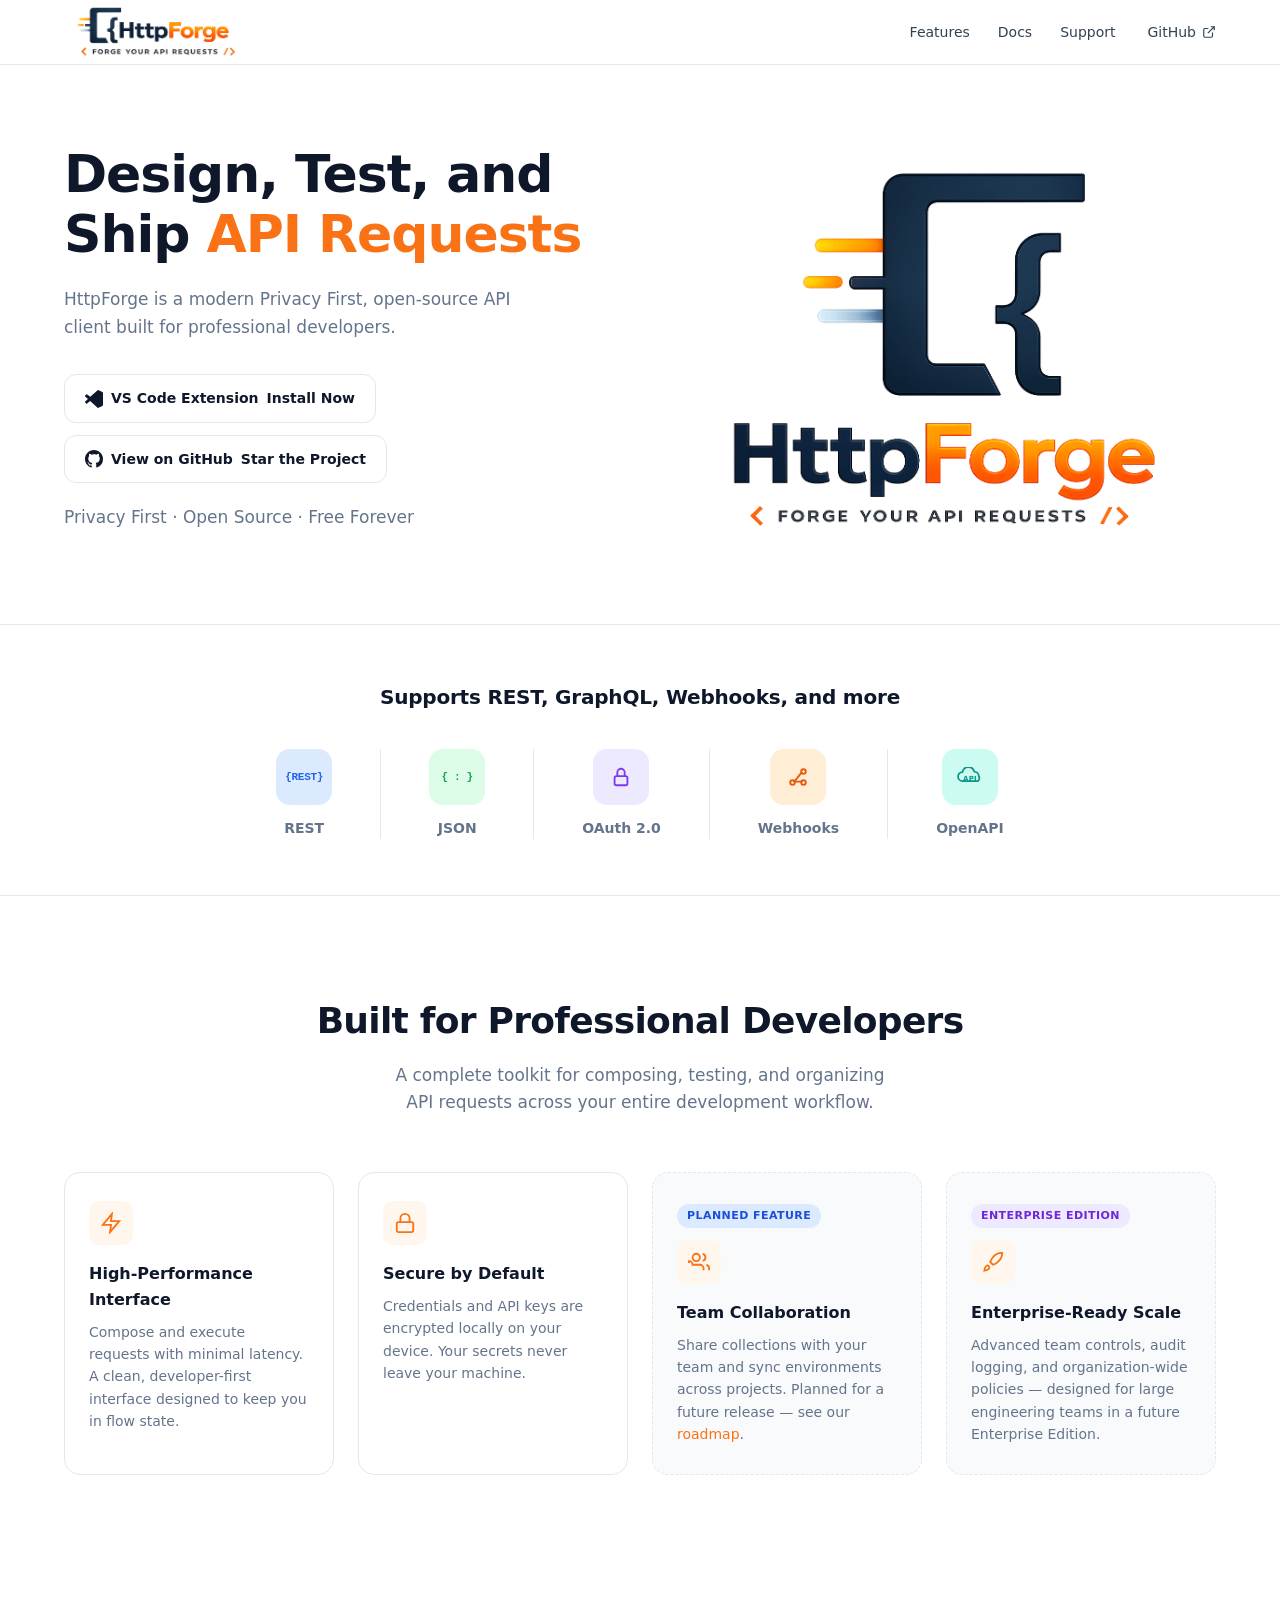
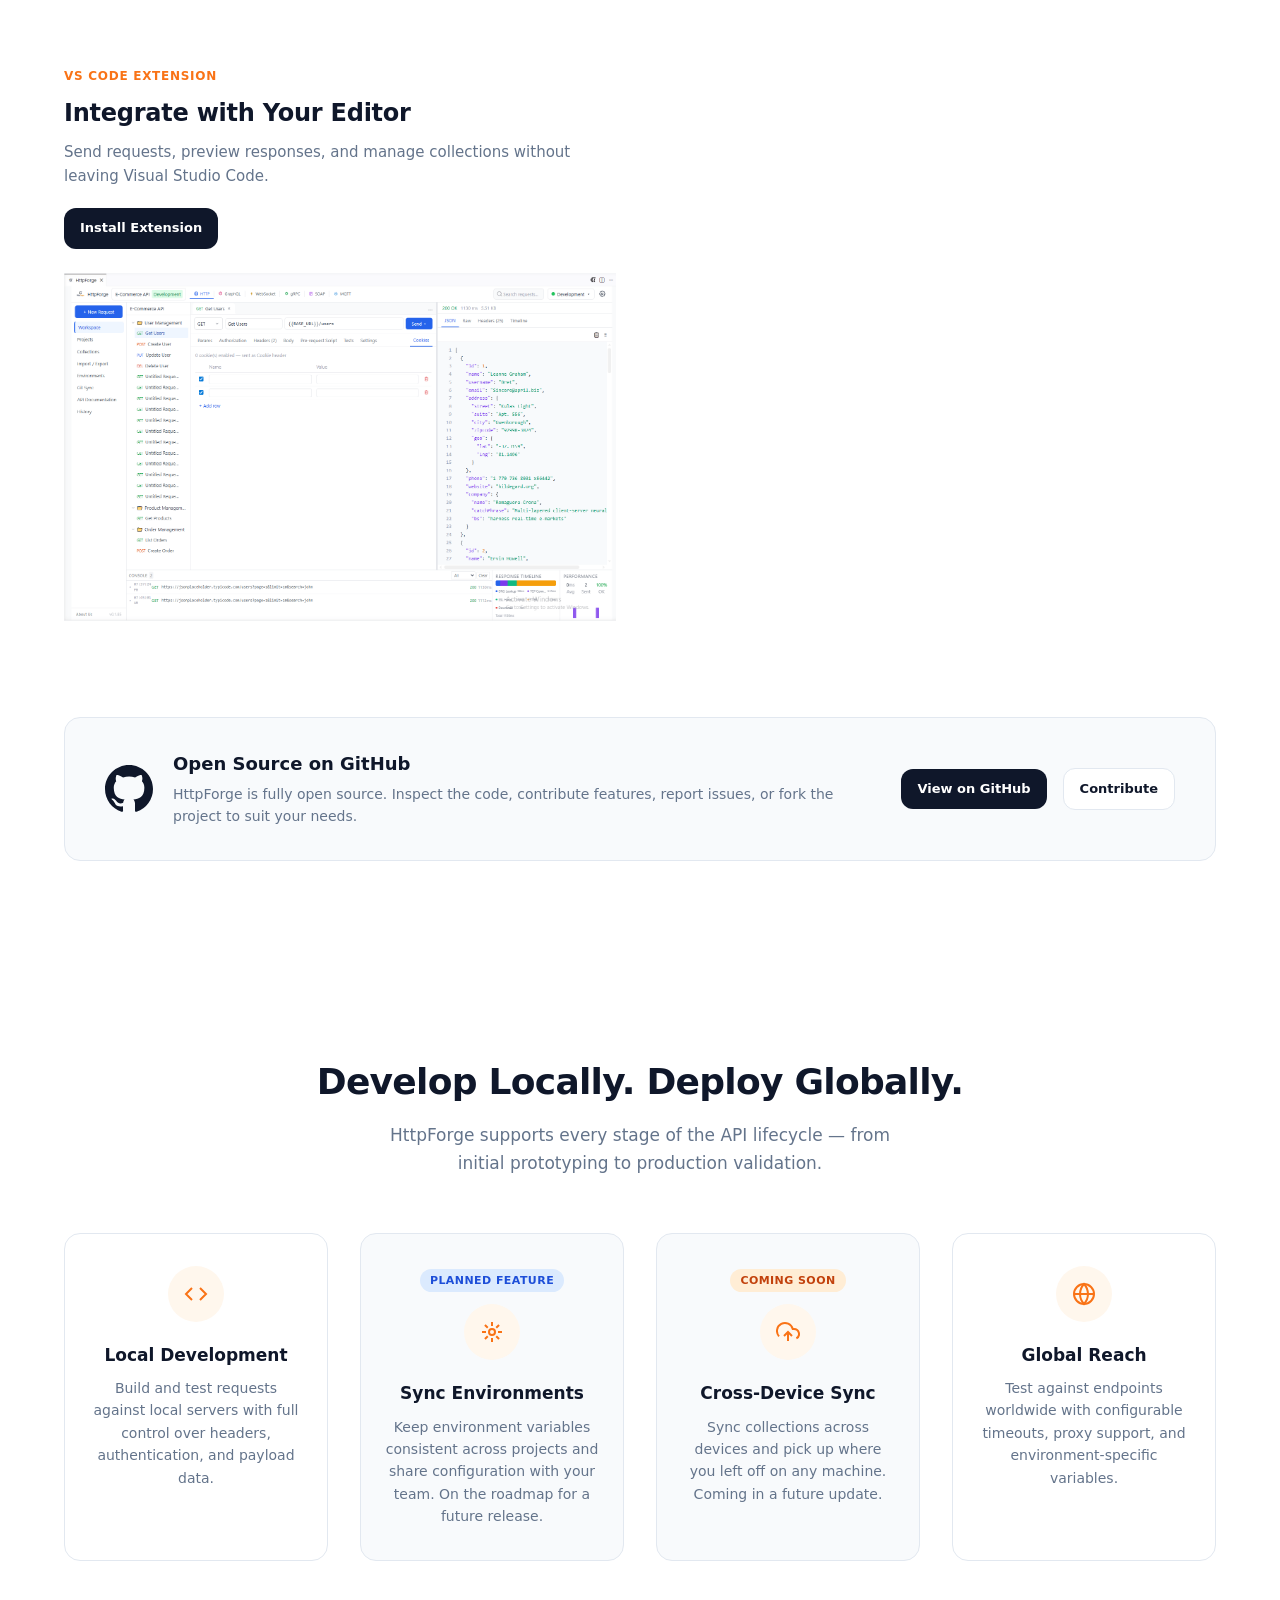
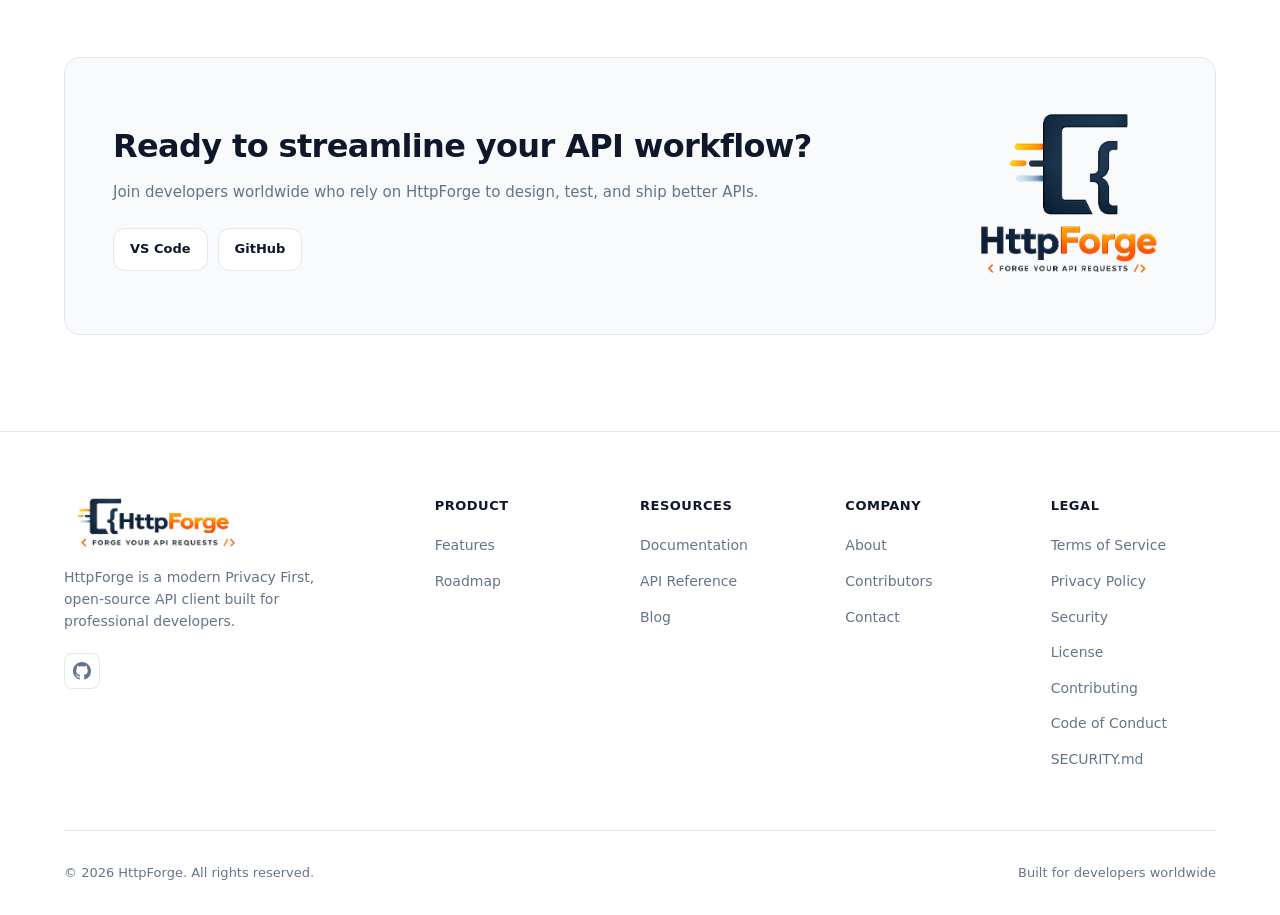
<file: index.html>
<!DOCTYPE html>
<html lang="en">
<head>
  <meta charset="UTF-8">
  <meta name="viewport" content="width=device-width, initial-scale=1.0">
  <meta http-equiv="Content-Security-Policy" content="default-src 'self'; script-src 'self'; style-src 'self' https://fonts.googleapis.com; font-src 'self' https://fonts.gstatic.com; img-src 'self' data:; connect-src 'self'; object-src 'none'; frame-ancestors 'none'; base-uri 'self'; form-action 'self'; upgrade-insecure-requests">
  <meta name="referrer" content="strict-origin-when-cross-origin">
  <meta name="theme-color" content="#0f172a">
  <title>HttpForge — Modern Open-Source API Client for Developers</title>
  <meta name="description" content="HttpForge is a modern Privacy First, open-source API client built for professional developers. Design, test, and manage REST API requests on Windows and VS Code.">
  <meta name="keywords" content="API client, REST API testing, HTTP client, Postman alternative, open source API tool, VS Code extension, Windows API client">
  <meta name="robots" content="index, follow">
  <meta name="author" content="HttpForge">
  <meta name="google-site-verification" content="QJTy68pTiu6Aszw6Zs31ZbcglwxA2QAsWZMwA_wO2e8">
  <link rel="canonical" href="https://httpforge.com/">
  <link rel="llms-txt" href="https://httpforge.com/llms.txt">
  <link rel="ai-manifest" type="text/plain" href="https://httpforge.com/llms.txt" title="LLMs Manifest">
  <meta name="googlebot" content="index, follow, max-image-preview:large, max-snippet:-1, max-video-preview:-1">
  <meta property="og:type" content="website">
  <meta property="og:url" content="https://httpforge.com/">
  <meta property="og:title" content="HttpForge — Modern Open-Source API Client for Developers">
  <meta property="og:description" content="HttpForge is a modern Privacy First, open-source API client built for professional developers. Design, test, and manage REST API requests on Windows and VS Code.">
  <meta property="og:image" content="https://httpforge.com/assets/fulllogo.png">
  <meta property="og:image:secure_url" content="https://httpforge.com/assets/fulllogo.png">
  <meta property="og:image:type" content="image/png">
  <meta property="og:image:width" content="1029">
  <meta property="og:image:height" content="879">
  <meta property="og:image:alt" content="HttpForge — Modern open-source API client for developers">
  <meta property="og:site_name" content="HttpForge">
  <meta property="og:locale" content="en_US">
  <meta name="twitter:card" content="summary_large_image">
  <meta name="twitter:domain" content="httpforge.com">
  <meta name="twitter:url" content="https://httpforge.com/">
  <meta name="twitter:title" content="HttpForge — Modern Open-Source API Client for Developers">
  <meta name="twitter:description" content="HttpForge is a modern Privacy First, open-source API client built for professional developers. Design, test, and manage REST API requests on Windows and VS Code.">
  <meta name="twitter:image" content="https://httpforge.com/assets/fulllogo.png">
  <meta name="twitter:image:alt" content="HttpForge — Modern open-source API client for developers">
  <link rel="preconnect" href="https://fonts.googleapis.com">
  <link rel="preconnect" href="https://fonts.gstatic.com" crossorigin>
  <link href="https://fonts.googleapis.com/css2?family=Inter:wght@400;500;600;700;800&display=swap" rel="stylesheet">
  <link rel="stylesheet" href="css/style.css">
  <link rel="icon" href="assets/logo.png" type="image/png">
 
 <!-- Google tag (gtag.js) -->
<script async src="https://www.googletagmanager.com/gtag/js?id=G-CJEL0H8G5Y"></script>
<script>
  window.dataLayer = window.dataLayer || [];
  function gtag(){dataLayer.push(arguments);}
  gtag('js', new Date());

  gtag('config', 'G-CJEL0H8G5Y');
</script>
  <script type="application/ld+json">
  {
    "@context": "https://schema.org",
    "@graph": [
      {
        "@type": "WebSite",
        "name": "HttpForge",
        "url": "https://httpforge.com",
        "description": "HttpForge is a modern Privacy First, open-source API client built for professional developers."
      },
      {
        "@type": "SoftwareApplication",
        "name": "HttpForge",
        "applicationCategory": "DeveloperApplication",
        "operatingSystem": "Windows",
        "offers": {
          "@type": "Offer",
          "price": "0",
          "priceCurrency": "USD"
        },
        "description": "HttpForge is a modern Privacy First, open-source API client built for professional developers.",
        "url": "https://httpforge.com",
        "downloadUrl": "https://httpforge.com/#download"
      },
      {
        "@type": "Organization",
        "name": "HttpForge",
        "url": "https://httpforge.com",
        "logo": "https://httpforge.com/assets/logo.png",
        "email": "httpforge@outlook.com",
        "sameAs": ["https://github.com/httpforge"]
      }
    ]
  }
  </script>
</head>
<body>

  <header class="header">
    <div class="container header-inner">
      <a href="index.html" class="logo">
        <img class="logo-icon" src="assets/logo.png" alt="HttpForge — Modern API Client" width="54" height="54">
      </a>
      <nav class="nav" aria-label="Main navigation">
        <ul class="nav-links" id="navLinks">
          <li><a href="#features">Features</a></li>
          <li><a href="docs.html">Docs</a></li>
          <li><a href="support.html">Support</a></li>
        </ul>
        <a href="https://github.com/httpforge" class="nav-github" target="_blank" rel="noopener noreferrer">
          GitHub
          <svg width="14" height="14" viewBox="0 0 24 24" fill="none" stroke="currentColor" stroke-width="2" aria-hidden="true"><path d="M18 13v6a2 2 0 01-2 2H5a2 2 0 01-2-2V8a2 2 0 012-2h6"/><polyline points="15 3 21 3 21 9"/><line x1="10" y1="14" x2="21" y2="3"/></svg>
        </a>
        <button class="menu-toggle" id="menuToggle" aria-label="Toggle navigation menu" aria-expanded="false">
          <svg width="24" height="24" viewBox="0 0 24 24" fill="none" stroke="currentColor" stroke-width="2" aria-hidden="true"><line x1="3" y1="6" x2="21" y2="6"/><line x1="3" y1="12" x2="21" y2="12"/><line x1="3" y1="18" x2="21" y2="18"/></svg>
        </button>
      </nav>
    </div>
  </header>

  <main>
  <section class="hero">
    <div class="container hero-inner">
      <div class="hero-content">
        <h1>Design, Test, and Ship <span class="accent">API Requests</span></h1>
        <p>HttpForge is a modern Privacy First, open-source API client built for professional developers.</p>
        <div class="hero-actions">
          <!-- <a href="#download" class="btn btn-primary">
            <svg class="btn-icon" viewBox="0 0 24 24" fill="currentColor"><path d="M3 5.5A2.5 2.5 0 015.5 3h13A2.5 2.5 0 0121 5.5v13a2.5 2.5 0 01-2.5 2.5h-13A2.5 2.5 0 013 18.5v-13zM5.5 5a.5.5 0 00-.5.5v13a.5.5 0 00.5.5h13a.5.5 0 00.5-.5v-13a.5.5 0 00-.5-.5h-13z"/><path d="M11 7h2v6.5l2-2 1.4 1.4L12 17.3 7.6 12.9 9 11.5l2 2V7z"/></svg>
            Download for Windows
            <span style="opacity:.7;font-weight:400">.exe Installer</span>
          </a> -->
          <a href="https://marketplace.visualstudio.com/items?itemName=httpforge.httpforge&ssr=false#overview" class="btn btn-outline" target="_blank" rel="noopener noreferrer">
            <svg class="btn-icon" viewBox="0 0 24 24" fill="currentColor"><path d="M23.15 2.587L18.21.21a1.494 1.494 0 00-1.705.29l-9.46 8.63-4.12-3.128a.999.999 0 00-1.276.057L.327 7.261A1 1 0 00.326 8.74L3.899 12 .326 15.26a1 1 0 000 1.479l1.185 1.165a1 1 0 001.276.057l4.12-3.128 9.46 8.63a1.492 1.492 0 001.705.29l4.942-2.377A1.5 1.5 0 0024 20.06V3.939a1.5 1.5 0 00-.85-1.352z"/></svg>
            VS Code Extension
            <span style="opacity:.7;font-weight:400">Install Now</span>
          </a>
          <a href="https://github.com/httpforge" class="btn btn-outline" target="_blank" rel="noopener noreferrer">
            <svg class="btn-icon" viewBox="0 0 24 24" fill="currentColor"><path d="M12 0C5.37 0 0 5.37 0 12c0 5.31 3.435 9.795 8.205 11.385.6.105.825-.255.825-.57 0-.285-.015-1.23-.015-2.235-3.015.555-3.795-.735-4.035-1.395-.135-.345-.72-1.395-1.23-1.695-.42-.225-1.02-.78-.015-.795.945-.015 1.62.87 1.845 1.23 1.08 1.815 2.805 1.305 3.495.99.105-.78.42-1.305.765-1.605-2.67-.3-5.46-1.335-5.46-5.925 0-1.305.465-2.385 1.23-3.225-.12-.3-.54-1.53.12-3.18 0 0 1.005-.315 3.3 1.23.96-.27 1.98-.405 3-.405s2.04.135 3 .405c2.295-1.56 3.3-1.23 3.3-1.23.66 1.65.24 2.88.12 3.18.765.84 1.23 1.905 1.23 3.225 0 4.605-2.805 5.625-5.475 5.925.435.375.81 1.095.81 2.22 0 1.605-.015 2.895-.015 3.3 0 .315.225.69.825.57A12.02 12.02 0 0024 12c0-6.63-5.37-12-12-12z"/></svg>
            View on GitHub
            <span style="opacity:.7;font-weight:400">Star the Project</span>
          </a>
        </div>
        <p class="hero-note">Privacy First · Open Source · Free Forever</p>
      </div>
      <div class="hero-visual">
       <img src="assets/fulllogo.png" alt="HttpForge API client interface showing request builder and response panel" width="480" height="400">
      </div>
    </div>
  </section>

  <!-- Supported Protocols -->
  <section class="trusted" aria-label="Supported protocols">
    <div class="container trusted-inner">
      <p class="trusted-label">Supports REST, GraphQL, Webhooks, and more</p>
      <div class="protocol-grid">
        <div class="protocol-item">
          <div class="protocol-icon protocol-icon--rest" aria-hidden="true">
            <span class="protocol-glyphs">{REST}</span>
          </div>
          <span class="protocol-name">REST</span>
        </div>
        <div class="protocol-item">
          <div class="protocol-icon protocol-icon--json" aria-hidden="true">
            <span class="protocol-glyphs">{ : }</span>
          </div>
          <span class="protocol-name">JSON</span>
        </div>
        <div class="protocol-item">
          <div class="protocol-icon protocol-icon--oauth" aria-hidden="true">
            <svg width="22" height="22" viewBox="0 0 24 24" fill="none" stroke="currentColor" stroke-width="2" stroke-linecap="round" stroke-linejoin="round"><rect x="5" y="11" width="14" height="10" rx="2"/><path d="M8 11V7a4 4 0 118 0v4"/></svg>
          </div>
          <span class="protocol-name">OAuth 2.0</span>
        </div>
        <div class="protocol-item">
          <div class="protocol-icon protocol-icon--webhooks" aria-hidden="true">
            <svg width="22" height="22" viewBox="0 0 24 24" fill="none" stroke="currentColor" stroke-width="2" stroke-linecap="round"><circle cx="6" cy="18" r="2.5"/><circle cx="18" cy="6" r="2.5"/><circle cx="18" cy="18" r="2.5"/><line x1="8" y1="17" x2="16" y2="7"/><line x1="8" y1="17" x2="16" y2="17"/></svg>
          </div>
          <span class="protocol-name">Webhooks</span>
        </div>
        <div class="protocol-item">
          <div class="protocol-icon protocol-icon--openapi" aria-hidden="true">
            <svg width="28" height="20" viewBox="0 0 28 20" fill="none" stroke="currentColor" stroke-width="1.75" stroke-linecap="round" stroke-linejoin="round"><path d="M22 14H6.5A4.5 4.5 0 012 9.5 4.5 4.5 0 016.5 5 6 6 0 0118.2 4.5 4.5 4.5 0 0122.7 9 4 4 0 0122 14z"/></svg>
            <span class="protocol-openapi-text">API</span>
          </div>
          <span class="protocol-name">OpenAPI</span>
        </div>
      </div>
    </div>
  </section>

  <!-- Features -->
  <section class="section" id="features">
    <div class="container">
      <div class="section-header">
        <h2>Built for Professional Developers</h2>
        <p>A complete toolkit for composing, testing, and organizing API requests across your entire development workflow.</p>
      </div>
      <div class="features-grid">
        <div class="feature-card">
          <div class="feature-icon">
            <svg width="22" height="22" viewBox="0 0 24 24" fill="none" stroke="currentColor" stroke-width="2"><polygon points="13 2 3 14 12 14 11 22 21 10 12 10 13 2"/></svg>
          </div>
          <h3>High-Performance Interface</h3>
          <p>Compose and execute requests with minimal latency. A clean, developer-first interface designed to keep you in flow state.</p>
        </div>
        <div class="feature-card">
          <div class="feature-icon">
            <svg width="22" height="22" viewBox="0 0 24 24" fill="none" stroke="currentColor" stroke-width="2"><rect x="3" y="11" width="18" height="11" rx="2"/><path d="M7 11V7a5 5 0 0110 0v4"/></svg>
          </div>
          <h3>Secure by Default</h3>
          <p>Credentials and API keys are encrypted locally on your device. Your secrets never leave your machine.</p>
        </div>
        <div class="feature-card feature-card--planned">
          <span class="status-badge status-badge--planned">Planned Feature</span>
          <div class="feature-icon">
            <svg width="22" height="22" viewBox="0 0 24 24" fill="none" stroke="currentColor" stroke-width="2"><path d="M17 21v-2a4 4 0 00-4-4H5a4 4 0 00-4-4v2"/><circle cx="9" cy="7" r="4"/><path d="M23 21v-2a4 4 0 00-3-3.87M16 3.13a4 4 0 010 7.75"/></svg>
          </div>
          <h3>Team Collaboration</h3>
          <p>Share collections with your team and sync environments across projects. Planned for a future release — see our <a href="roadmap.html">roadmap</a>.</p>
        </div>
        <div class="feature-card feature-card--enterprise">
          <span class="status-badge status-badge--enterprise">Enterprise Edition</span>
          <div class="feature-icon">
            <svg width="22" height="22" viewBox="0 0 24 24" fill="none" stroke="currentColor" stroke-width="2"><path d="M4.5 16.5c-1.5 1.26-2 5-2 5s3.74-.5 5-2c.71-.84.7-2.13-.09-2.91a2.18 2.18 0 00-2.91-.09z"/><path d="M12 15l-3-3a22 22 0 012-3.95A12.88 12.88 0 0122 2c0 2.72-.78 7.5-6 11a22.35 22.35 0 01-4 2z"/></svg>
          </div>
          <h3>Enterprise-Ready Scale</h3>
          <p>Advanced team controls, audit logging, and organization-wide policies — designed for large engineering teams in a future Enterprise Edition.</p>
        </div>
      </div>
    </div>
  </section>

  <!-- Product Showcase -->
  <section class="section" style="padding-top:0">
    <div class="container product-showcase">
      <!-- <div class="product-block" id="download">
        <span class="product-label">Desktop App</span>
        <h3>Download for Windows</h3>
        <p>Get the complete HttpForge experience with our native Windows application — full feature set, offline support, and local credential encryption.</p>
        <a href="#" class="btn btn-primary btn-sm">Download .exe Installer</a>
        <image src="./assets/vs_code.png" />
      </div> -->
      <div class="product-block" id="vscode">
        <span class="product-label">VS Code Extension</span>
        <h3>Integrate with Your Editor</h3>
        <p>Send requests, preview responses, and manage collections without leaving Visual Studio Code.</p>
        <a href="https://marketplace.visualstudio.com/items?itemName=httpforge.httpforge&ssr=false#overview" class="btn btn-primary btn-sm" target="_blank" rel="noopener noreferrer">Install Extension</a>
        <image src="./assets/vs_code.png" />
      </div>
    </div>
  </section>

  <!-- Open Source -->
  <section class="opensource">
    <div class="container">
      <div class="opensource-card">
        <div class="opensource-info">
          <svg class="gh-icon" viewBox="0 0 24 24" fill="currentColor"><path d="M12 0C5.37 0 0 5.37 0 12c0 5.31 3.435 9.795 8.205 11.385.6.105.825-.255.825-.57 0-.285-.015-1.23-.015-2.235-3.015.555-3.795-.735-4.035-1.395-.135-.345-.72-1.395-1.23-1.695-.42-.225-1.02-.78-.015-.795.945-.015 1.62.87 1.845 1.23 1.08 1.815 2.805 1.305 3.495.99.105-.78.42-1.305.765-1.605-2.67-.3-5.46-1.335-5.46-5.925 0-1.305.465-2.385 1.23-3.225-.12-.3-.54-1.53.12-3.18 0 0 1.005-.315 3.3 1.23.96-.27 1.98-.405 3-.405s2.04.135 3 .405c2.295-1.56 3.3-1.23 3.3-1.23.66 1.65.24 2.88.12 3.18.765.84 1.23 1.905 1.23 3.225 0 4.605-2.805 5.625-5.475 5.925.435.375.81 1.095.81 2.22 0 1.605-.015 2.895-.015 3.3 0 .315.225.69.825.57A12.02 12.02 0 0024 12c0-6.63-5.37-12-12-12z"/></svg>
          <div>
            <h3>Open Source on GitHub</h3>
            <p>HttpForge is fully open source. Inspect the code, contribute features, report issues, or fork the project to suit your needs.</p>
          </div>
        </div>
        <div class="opensource-actions">
          <a href="https://github.com/httpforge" class="btn btn-primary btn-sm" target="_blank" rel="noopener noreferrer">View on GitHub</a>
          <a href="contributors.html" class="btn btn-outline btn-sm">Contribute</a>
        </div>
      </div>
    </div>
  </section>

  <!-- Deploy Globally -->
  <section class="section">
    <div class="container">
      <div class="section-header">
        <h2>Develop Locally. Deploy Globally.</h2>
        <p>HttpForge supports every stage of the API lifecycle — from initial prototyping to production validation.</p>
      </div>
      <div class="deploy-grid">
        <div class="deploy-card">
          <div class="deploy-icon">
            <svg width="24" height="24" viewBox="0 0 24 24" fill="none" stroke="currentColor" stroke-width="2"><polyline points="16 18 22 12 16 6"/><polyline points="8 6 2 12 8 18"/></svg>
          </div>
          <h3>Local Development</h3>
          <p>Build and test requests against local servers with full control over headers, authentication, and payload data.</p>
        </div>
        <div class="deploy-card deploy-card--planned">
          <span class="status-badge status-badge--planned">Planned Feature</span>
          <div class="deploy-icon">
            <svg width="24" height="24" viewBox="0 0 24 24" fill="none" stroke="currentColor" stroke-width="2"><path d="M12 2v4M12 18v4M4.93 4.93l2.83 2.83M16.24 16.24l2.83 2.83M2 12h4M18 12h4M4.93 19.07l2.83-2.83M16.24 7.76l2.83-2.83"/><circle cx="12" cy="12" r="3"/></svg>
          </div>
          <h3>Sync Environments</h3>
          <p>Keep environment variables consistent across projects and share configuration with your team. On the roadmap for a future release.</p>
        </div>
        <div class="deploy-card deploy-card--soon">
          <span class="status-badge status-badge--soon">Coming Soon</span>
          <div class="deploy-icon">
            <svg width="24" height="24" viewBox="0 0 24 24" fill="none" stroke="currentColor" stroke-width="2"><polyline points="16 16 12 12 8 16"/><line x1="12" y1="12" x2="12" y2="21"/><path d="M20.39 18.39A5 5 0 0018 9h-1.26A8 8 0 103 16.3"/></svg>
          </div>
          <h3>Cross-Device Sync</h3>
          <p>Sync collections across devices and pick up where you left off on any machine. Coming in a future update.</p>
        </div>
        <div class="deploy-card">
          <div class="deploy-icon">
            <svg width="24" height="24" viewBox="0 0 24 24" fill="none" stroke="currentColor" stroke-width="2"><circle cx="12" cy="12" r="10"/><line x1="2" y1="12" x2="22" y2="12"/><path d="M12 2a15.3 15.3 0 014 10 15.3 15.3 0 01-4 10 15.3 15.3 0 01-4-10 15.3 15.3 0 014-10z"/></svg>
          </div>
          <h3>Global Reach</h3>
          <p>Test against endpoints worldwide with configurable timeouts, proxy support, and environment-specific variables.</p>
        </div>
      </div>
    </div>
  </section>

  <!-- Bottom CTA -->
  <section class="bottom-cta">
    <div class="container">
      <div class="bottom-cta-card">
        <div class="bottom-cta-content">
          <h2>Ready to streamline your API workflow?</h2>
          <p>Join developers worldwide who rely on HttpForge to design, test, and ship better APIs.</p>
          <div class="bottom-cta-actions">
            <!-- <a href="#download" class="btn btn-primary btn-sm">
              <svg class="btn-icon" viewBox="0 0 24 24" fill="currentColor"><path d="M3 5.5A2.5 2.5 0 015.5 3h13A2.5 2.5 0 0121 5.5v13a2.5 2.5 0 01-2.5 2.5h-13A2.5 2.5 0 013 18.5v-13z"/></svg>
              Download
            </a> -->
            <a href="https://marketplace.visualstudio.com/items?itemName=httpforge.httpforge&ssr=false#overview" class="btn btn-outline btn-sm" target="_blank" rel="noopener noreferrer">VS Code</a>
            <a href="https://github.com/httpforge" class="btn btn-outline btn-sm" target="_blank" rel="noopener noreferrer">GitHub</a>
          </div>
        </div>
        <div class="bottom-cta-visual">
        <img src="assets/fulllogo.png" alt="HttpForge logo" width="600" height="180">
        </div>
      </div>
    </div>
  </section>
  </main>

  <!-- Footer -->
  <footer class="footer">
    <div class="container">
      <div class="footer-grid">
        <div class="footer-brand">
          <a href="index.html" class="logo">
            <img class="logo-icon" src="assets/logo.png" alt="HttpForge logo" width="54" height="54">
          </a>
          <p>HttpForge is a modern Privacy First, open-source API client built for professional developers.</p>
          <div class="footer-social">
            <a href="https://github.com/httpforge" target="_blank" rel="noopener noreferrer" aria-label="HttpForge on GitHub">
              <svg width="18" height="18" viewBox="0 0 24 24" fill="currentColor" aria-hidden="true"><path d="M12 0C5.37 0 0 5.37 0 12c0 5.31 3.435 9.795 8.205 11.385.6.105.825-.255.825-.57 0-.285-.015-1.23-.015-2.235-3.015.555-3.795-.735-4.035-1.395-.135-.345-.72-1.395-1.23-1.695-.42-.225-1.02-.78-.015-.795.945-.015 1.62.87 1.845 1.23 1.08 1.815 2.805 1.305 3.495.99.105-.78.42-1.305.765-1.605-2.67-.3-5.46-1.335-5.46-5.925 0-1.305.465-2.385 1.23-3.225-.12-.3-.54-1.53.12-3.18 0 0 1.005-.315 3.3 1.23.96-.27 1.98-.405 3-.405s2.04.135 3 .405c2.295-1.56 3.3-1.23 3.3-1.23.66 1.65.24 2.88.12 3.18.765.84 1.23 1.905 1.23 3.225 0 4.605-2.805 5.625-5.475 5.925.435.375.81 1.095.81 2.22 0 1.605-.015 2.895-.015 3.3 0 .315.225.69.825.57A12.02 12.02 0 0024 12c0-6.63-5.37-12-12-12z"/></svg>
            </a>
          </div>
        </div>
        <div class="footer-col">
          <h4>Product</h4>
          <ul>
            <li><a href="#features">Features</a></li>
            <li><a href="roadmap.html">Roadmap</a></li>
          </ul>
        </div>
        <div class="footer-col">
          <h4>Resources</h4>
          <ul>
            <li><a href="docs.html">Documentation</a></li>
            <li><a href="api-reference.html">API Reference</a></li>
            <li><a href="blog.html">Blog</a></li>
          </ul>
        </div>
        <div class="footer-col">
          <h4>Company</h4>
          <ul>
            <li><a href="about.html">About</a></li>
            <li><a href="contributors.html">Contributors</a></li>
            <li><a href="support.html">Contact</a></li>
          </ul>
        </div>
        <div class="footer-col">
          <h4>Legal</h4>
          <ul>
            <li><a href="terms.html">Terms of Service</a></li>
            <li><a href="privacy.html">Privacy Policy</a></li>
            <li><a href="security.html">Security</a></li>
            <li><a href="https://github.com/httpforge/web/blob/main/LICENSE" target="_blank" rel="noopener noreferrer">License</a></li>
            <li><a href="https://github.com/httpforge/web/blob/main/CONTRIBUTING.md" target="_blank" rel="noopener noreferrer">Contributing</a></li>
            <li><a href="https://github.com/httpforge/web/blob/main/CODE_OF_CONDUCT.md" target="_blank" rel="noopener noreferrer">Code of Conduct</a></li>
            <li><a href="https://github.com/httpforge/web/blob/main/SECURITY.md" target="_blank" rel="noopener noreferrer">SECURITY.md</a></li>
          </ul>
        </div>
      </div>
      <div class="footer-bottom">
        <span>&copy; 2026 HttpForge. All rights reserved.</span>
        <span>Built for developers worldwide</span>
      </div>
    </div>
  </footer>

  <script src="js/site.js"></script>
</body>
</html>
</file>
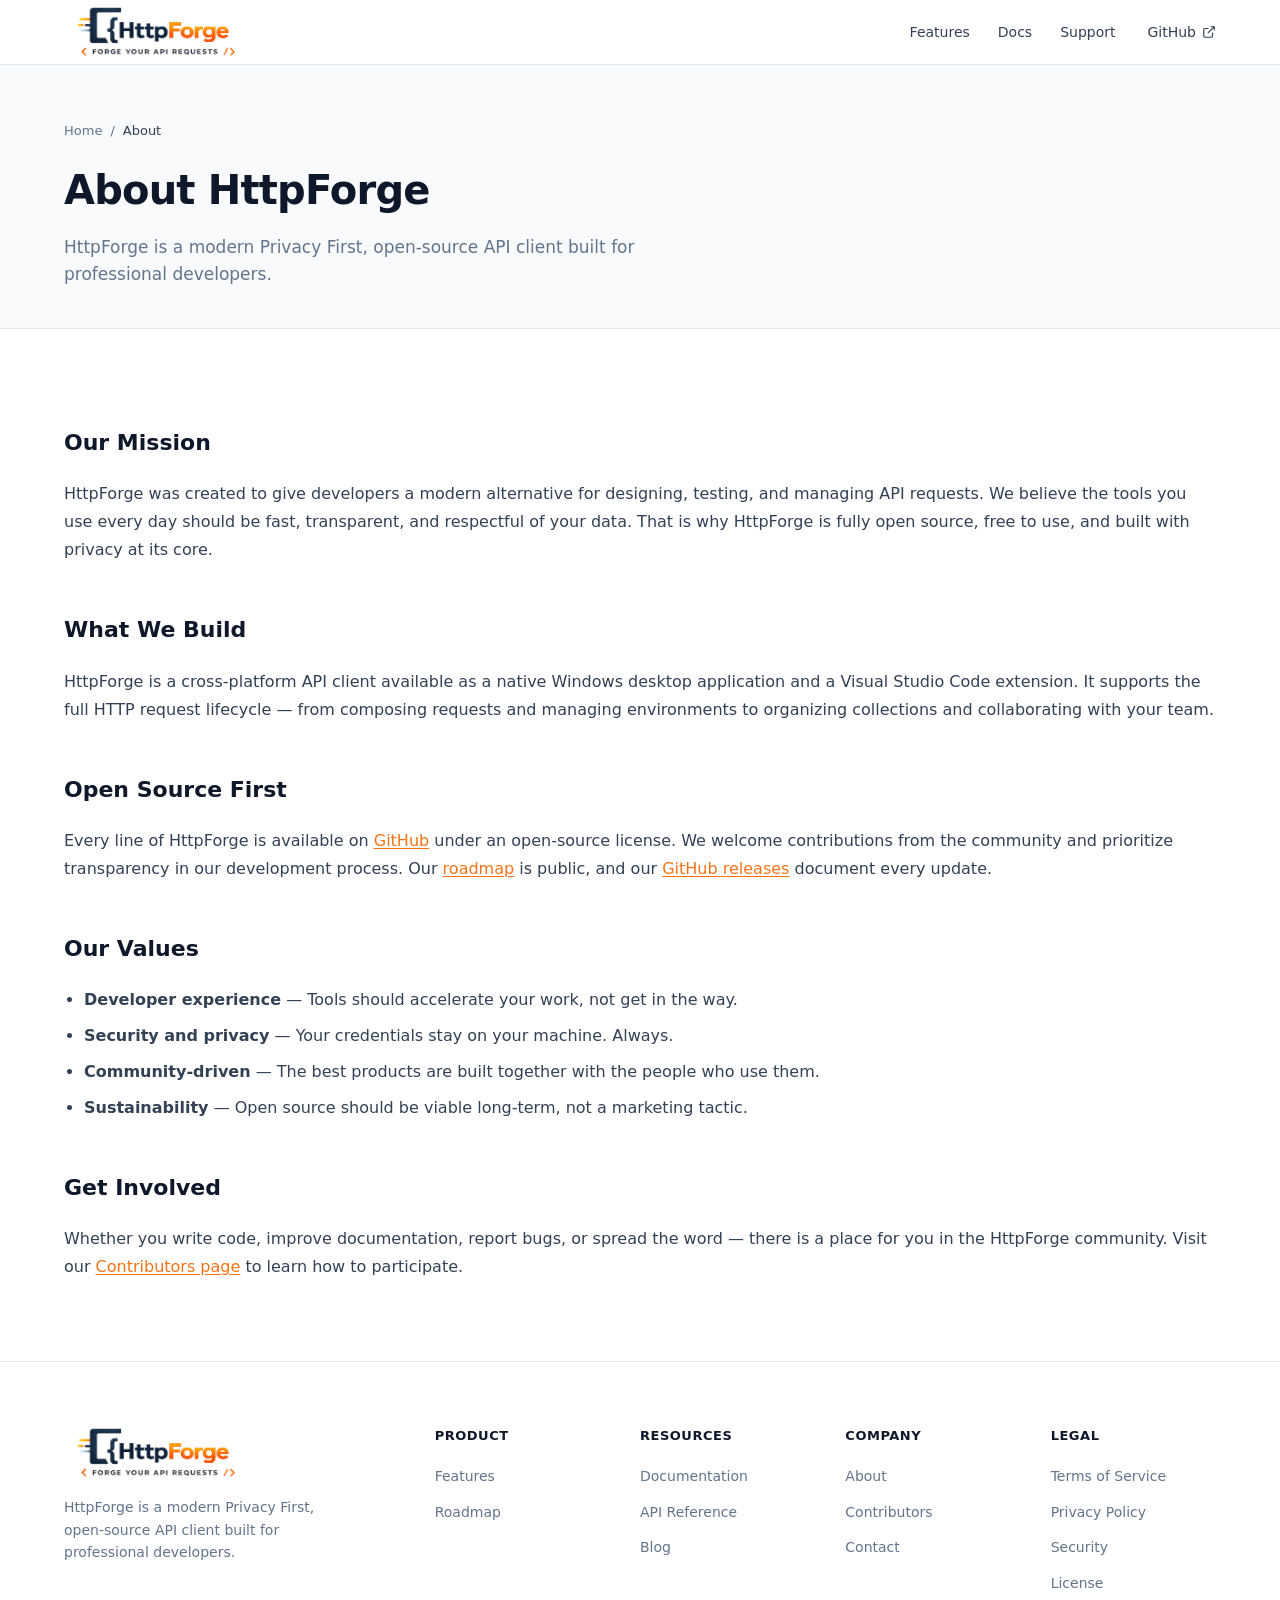
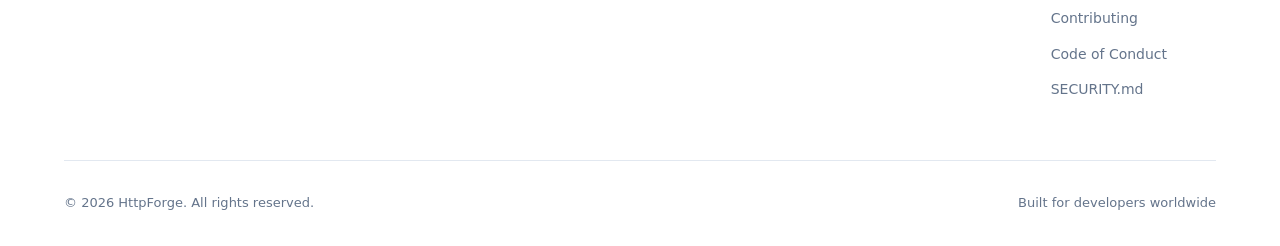
<file: about.html>
<!DOCTYPE html>
<html lang="en">
<head>
  <meta charset="UTF-8">
  <meta name="viewport" content="width=device-width, initial-scale=1.0">
  <meta http-equiv="Content-Security-Policy" content="default-src 'self'; script-src 'self'; style-src 'self' https://fonts.googleapis.com; font-src 'self' https://fonts.gstatic.com; img-src 'self' data:; connect-src 'self'; object-src 'none'; frame-ancestors 'none'; base-uri 'self'; form-action 'self'; upgrade-insecure-requests">
  <meta name="referrer" content="strict-origin-when-cross-origin">
  <title>About — HttpForge Open-Source API Client</title>
  <meta name="description" content="Learn about HttpForge, the open-source API client mission, and the team building tools that help developers design, test, and ship better APIs.">
  <meta name="keywords" content="About HttpForge, open source API client, developer tools company">
  <meta name="robots" content="index, follow">
  <link rel="canonical" href="https://httpforge.com/about.html">
  <meta property="og:type" content="website">
  <meta property="og:url" content="https://httpforge.com/about.html">
  <meta property="og:title" content="About — HttpForge Open-Source API Client">
  <meta property="og:description" content="Learn about HttpForge and our mission to build the best open-source API client for developers.">
  <meta property="og:image" content="https://httpforge.com/assets/fulllogo.png">
  <meta property="og:image:secure_url" content="https://httpforge.com/assets/fulllogo.png">
  <meta property="og:image:type" content="image/png">
  <meta property="og:image:width" content="1029">
  <meta property="og:image:height" content="879">
  <meta property="og:image:alt" content="About HttpForge">
  <meta property="og:site_name" content="HttpForge">
  <meta property="og:locale" content="en_US">
  <meta name="twitter:card" content="summary_large_image">
  <meta name="twitter:domain" content="httpforge.com">
  <meta name="twitter:url" content="https://httpforge.com/about.html">
  <meta name="twitter:title" content="About — HttpForge Open-Source API Client">
  <meta name="twitter:description" content="Learn about HttpForge and our mission to build the best open-source API client for developers.">
  <meta name="twitter:image" content="https://httpforge.com/assets/fulllogo.png">
  <meta name="twitter:image:alt" content="About HttpForge">
  <link rel="preconnect" href="https://fonts.googleapis.com">
  <link rel="preconnect" href="https://fonts.gstatic.com" crossorigin>
  <link href="https://fonts.googleapis.com/css2?family=Inter:wght@400;500;600;700;800&display=swap" rel="stylesheet">
  <link rel="stylesheet" href="css/style.css">
  <link rel="icon" href="assets/logo.png" type="image/png">
  <script>
    window.dataLayer = window.dataLayer || [];
    function gtag(){dataLayer.push(arguments);}
    gtag('js', new Date());
  
    gtag('config', 'G-CJEL0H8G5Y');
  </script>
  <script type="application/ld+json">
  {
    "@context": "https://schema.org",
    "@type": "Organization",
    "name": "HttpForge",
    "url": "https://httpforge.com",
    "logo": "https://httpforge.com/assets/logo.png",
    "email": "httpforge@outlook.com",
    "description": "HttpForge is a modern Privacy First, open-source API client built for professional developers.",
    "sameAs": ["https://github.com/httpforge"]
  }
  </script>
</head>
<body>

  <header class="header">
    <div class="container header-inner">
      <a href="index.html" class="logo">
        <img class="logo-icon" src="assets/logo.png" alt="HttpForge — Modern API Client" width="54" height="54">
      </a>
      <nav class="nav" aria-label="Main navigation">
        <ul class="nav-links" id="navLinks">
          <li><a href="index.html#features">Features</a></li>
          <li><a href="docs.html">Docs</a></li>
          <li><a href="support.html">Support</a></li>
        </ul>
        <a href="https://github.com/httpforge" class="nav-github" target="_blank" rel="noopener noreferrer">
          GitHub
          <svg width="14" height="14" viewBox="0 0 24 24" fill="none" stroke="currentColor" stroke-width="2" aria-hidden="true"><path d="M18 13v6a2 2 0 01-2 2H5a2 2 0 01-2-2V8a2 2 0 012-2h6"/><polyline points="15 3 21 3 21 9"/><line x1="10" y1="14" x2="21" y2="3"/></svg>
        </a>
        <button class="menu-toggle" id="menuToggle" aria-label="Toggle navigation menu">
          <svg width="24" height="24" viewBox="0 0 24 24" fill="none" stroke="currentColor" stroke-width="2" aria-hidden="true"><line x1="3" y1="6" x2="21" y2="6"/><line x1="3" y1="12" x2="21" y2="12"/><line x1="3" y1="18" x2="21" y2="18"/></svg>
        </button>
      </nav>
    </div>
  </header>

  <main>
    <section class="page-hero">
      <div class="container">
        <nav class="breadcrumb" aria-label="Breadcrumb">
          <a href="index.html">Home</a> / <span>About</span>
        </nav>
        <h1>About HttpForge</h1>
        <p>HttpForge is a modern Privacy First, open-source API client built for professional developers.</p>
      </div>
    </section>

    <section class="page-body">
      <div class="container prose">
        <h2>Our Mission</h2>
        <p>HttpForge was created to give developers a modern alternative for designing, testing, and managing API requests. We believe the tools you use every day should be fast, transparent, and respectful of your data. That is why HttpForge is fully open source, free to use, and built with privacy at its core.</p>

        <h2>What We Build</h2>
        <p>HttpForge is a cross-platform API client available as a native Windows desktop application and a Visual Studio Code extension. It supports the full HTTP request lifecycle — from composing requests and managing environments to organizing collections and collaborating with your team.</p>

        <h2>Open Source First</h2>
        <p>Every line of HttpForge is available on <a href="https://github.com/httpforge" target="_blank" rel="noopener noreferrer">GitHub</a> under an open-source license. We welcome contributions from the community and prioritize transparency in our development process. Our <a href="roadmap.html">roadmap</a> is public, and our <a href="https://github.com/httpforge/releases" target="_blank" rel="noopener noreferrer">GitHub releases</a> document every update.</p>

        <h2>Our Values</h2>
        <ul>
          <li><strong>Developer experience</strong> — Tools should accelerate your work, not get in the way.</li>
          <li><strong>Security and privacy</strong> — Your credentials stay on your machine. Always.</li>
          <li><strong>Community-driven</strong> — The best products are built together with the people who use them.</li>
          <li><strong>Sustainability</strong> — Open source should be viable long-term, not a marketing tactic.</li>
        </ul>

        <h2>Get Involved</h2>
        <p>Whether you write code, improve documentation, report bugs, or spread the word — there is a place for you in the HttpForge community. Visit our <a href="contributors.html">Contributors page</a> to learn how to participate.</p>
      </div>
    </section>
  </main>

  <footer class="footer">
    <div class="container">
      <div class="footer-grid">
        <div class="footer-brand">
          <a href="index.html" class="logo">
            <img class="logo-icon" src="assets/logo.png" alt="HttpForge logo" width="54" height="54">
          </a>
          <p>HttpForge is a modern Privacy First, open-source API client built for professional developers.</p>
        </div>
        <div class="footer-col">
          <h4>Product</h4>
          <ul>
            <li><a href="index.html#features">Features</a></li>
            <li><a href="roadmap.html">Roadmap</a></li>
          </ul>
        </div>
        <div class="footer-col">
          <h4>Resources</h4>
          <ul>
            <li><a href="docs.html">Documentation</a></li>
            <li><a href="api-reference.html">API Reference</a></li>
            <li><a href="blog.html">Blog</a></li>
          </ul>
        </div>
        <div class="footer-col">
          <h4>Company</h4>
          <ul>
            <li><a href="about.html">About</a></li>
            <li><a href="contributors.html">Contributors</a></li>
            <li><a href="support.html">Contact</a></li>
          </ul>
        </div>
        <div class="footer-col">
          <h4>Legal</h4>
          <ul>
            <li><a href="terms.html">Terms of Service</a></li>
            <li><a href="privacy.html">Privacy Policy</a></li>
            <li><a href="security.html">Security</a></li>
            <li><a href="https://github.com/httpforge/web/blob/main/LICENSE" target="_blank" rel="noopener noreferrer">License</a></li>
            <li><a href="https://github.com/httpforge/web/blob/main/CONTRIBUTING.md" target="_blank" rel="noopener noreferrer">Contributing</a></li>
            <li><a href="https://github.com/httpforge/web/blob/main/CODE_OF_CONDUCT.md" target="_blank" rel="noopener noreferrer">Code of Conduct</a></li>
            <li><a href="https://github.com/httpforge/web/blob/main/SECURITY.md" target="_blank" rel="noopener noreferrer">SECURITY.md</a></li>
          </ul>
        </div>
      </div>
      <div class="footer-bottom">
        <span>&copy; 2026 HttpForge. All rights reserved.</span>
        <span>Built for developers worldwide</span>
      </div>
    </div>
  </footer>

  <script src="js/site.js"></script>
</body>
</html>
</file>
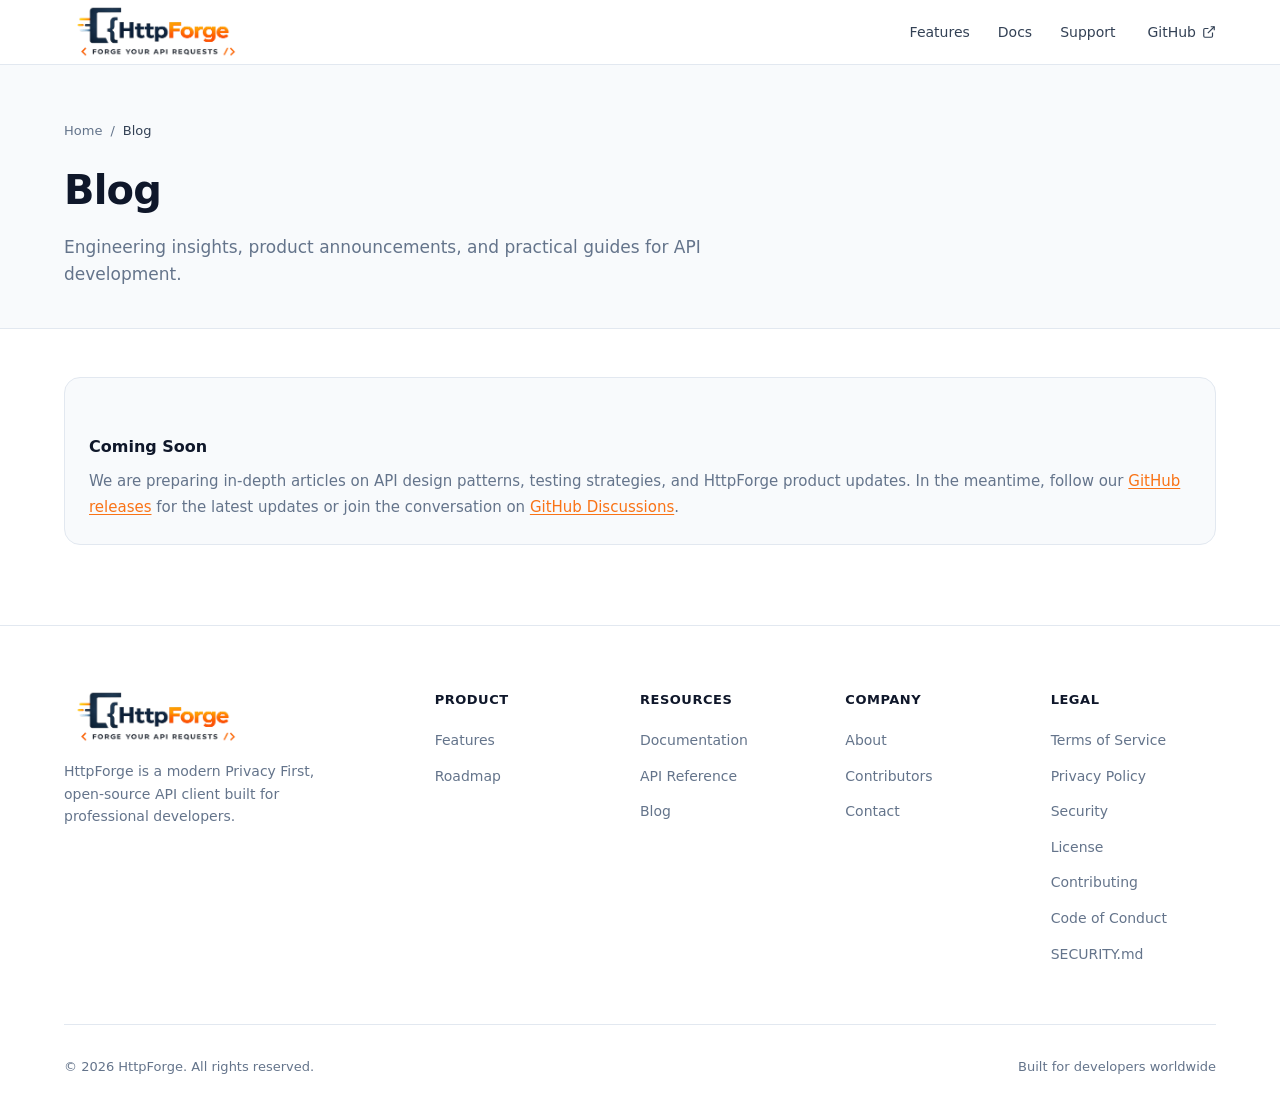
<file: blog.html>
<!DOCTYPE html>
<html lang="en">
<head>
  <meta charset="UTF-8">
  <meta name="viewport" content="width=device-width, initial-scale=1.0">
  <meta http-equiv="Content-Security-Policy" content="default-src 'self'; script-src 'self'; style-src 'self' https://fonts.googleapis.com; font-src 'self' https://fonts.gstatic.com; img-src 'self' data:; connect-src 'self'; object-src 'none'; frame-ancestors 'none'; base-uri 'self'; form-action 'self'; upgrade-insecure-requests">
  <meta name="referrer" content="strict-origin-when-cross-origin">
  <title>Blog — HttpForge Engineering Insights</title>
  <meta name="description" content="The HttpForge blog. Engineering insights, product updates, tutorials, and best practices for API development and testing.">
  <meta name="keywords" content="HttpForge blog, API development, REST API tutorials, developer tools">
  <meta name="robots" content="index, follow">
  <link rel="canonical" href="https://httpforge.com/blog.html">
  <meta property="og:type" content="website">
  <meta property="og:url" content="https://httpforge.com/blog.html">
  <meta property="og:title" content="Blog — HttpForge Engineering Insights">
  <meta property="og:description" content="Engineering insights, product updates, and API development best practices from the HttpForge team.">
  <meta property="og:image" content="https://httpforge.com/assets/fulllogo.png">
  <meta property="og:image:secure_url" content="https://httpforge.com/assets/fulllogo.png">
  <meta property="og:image:type" content="image/png">
  <meta property="og:image:width" content="1029">
  <meta property="og:image:height" content="879">
  <meta property="og:image:alt" content="HttpForge Blog">
  <meta property="og:site_name" content="HttpForge">
  <meta property="og:locale" content="en_US">
  <meta name="twitter:card" content="summary_large_image">
  <meta name="twitter:domain" content="httpforge.com">
  <meta name="twitter:url" content="https://httpforge.com/blog.html">
  <meta name="twitter:title" content="Blog — HttpForge Engineering Insights">
  <meta name="twitter:description" content="Engineering insights, product updates, and API development best practices from the HttpForge team.">
  <meta name="twitter:image" content="https://httpforge.com/assets/fulllogo.png">
  <meta name="twitter:image:alt" content="HttpForge Blog">
  <link rel="preconnect" href="https://fonts.googleapis.com">
  <link rel="preconnect" href="https://fonts.gstatic.com" crossorigin>
  <link href="https://fonts.googleapis.com/css2?family=Inter:wght@400;500;600;700;800&display=swap" rel="stylesheet">
  <link rel="stylesheet" href="css/style.css">
  <link rel="icon" href="assets/logo.png" type="image/png">
  <script>
    window.dataLayer = window.dataLayer || [];
    function gtag(){dataLayer.push(arguments);}
    gtag('js', new Date());
  
    gtag('config', 'G-CJEL0H8G5Y');
  </script>
</head>
<body>

  <header class="header">
    <div class="container header-inner">
      <a href="index.html" class="logo">
        <img class="logo-icon" src="assets/logo.png" alt="HttpForge — Modern API Client" width="54" height="54">
      </a>
      <nav class="nav" aria-label="Main navigation">
        <ul class="nav-links" id="navLinks">
          <li><a href="index.html#features">Features</a></li>
          <li><a href="docs.html">Docs</a></li>
          <li><a href="support.html">Support</a></li>
        </ul>
        <a href="https://github.com/httpforge" class="nav-github" target="_blank" rel="noopener noreferrer">
          GitHub
          <svg width="14" height="14" viewBox="0 0 24 24" fill="none" stroke="currentColor" stroke-width="2" aria-hidden="true"><path d="M18 13v6a2 2 0 01-2 2H5a2 2 0 01-2-2V8a2 2 0 012-2h6"/><polyline points="15 3 21 3 21 9"/><line x1="10" y1="14" x2="21" y2="3"/></svg>
        </a>
        <button class="menu-toggle" id="menuToggle" aria-label="Toggle navigation menu">
          <svg width="24" height="24" viewBox="0 0 24 24" fill="none" stroke="currentColor" stroke-width="2" aria-hidden="true"><line x1="3" y1="6" x2="21" y2="6"/><line x1="3" y1="12" x2="21" y2="12"/><line x1="3" y1="18" x2="21" y2="18"/></svg>
        </button>
      </nav>
    </div>
  </header>

  <main>
    <section class="page-hero">
      <div class="container">
        <nav class="breadcrumb" aria-label="Breadcrumb">
          <a href="index.html">Home</a> / <span>Blog</span>
        </nav>
        <h1>Blog</h1>
        <p>Engineering insights, product announcements, and practical guides for API development.</p>
      </div>
    </section>

    <section class="page-body">
      <div class="container prose">
        <div class="info-card">
          <h3>Coming Soon</h3>
          <p>We are preparing in-depth articles on API design patterns, testing strategies, and HttpForge product updates. In the meantime, follow our <a href="https://github.com/httpforge/releases" target="_blank" rel="noopener noreferrer">GitHub releases</a> for the latest updates or join the conversation on <a href="https://github.com/httpforge/discussions" target="_blank" rel="noopener noreferrer">GitHub Discussions</a>.</p>
        </div>
      </div>
    </section>
  </main>

  <footer class="footer">
    <div class="container">
      <div class="footer-grid">
        <div class="footer-brand">
          <a href="index.html" class="logo">
            <img class="logo-icon" src="assets/logo.png" alt="HttpForge logo" width="54" height="54">
          </a>
          <p>HttpForge is a modern Privacy First, open-source API client built for professional developers.</p>
        </div>
        <div class="footer-col">
          <h4>Product</h4>
          <ul>
            <li><a href="index.html#features">Features</a></li>
            <li><a href="roadmap.html">Roadmap</a></li>
          </ul>
        </div>
        <div class="footer-col">
          <h4>Resources</h4>
          <ul>
            <li><a href="docs.html">Documentation</a></li>
            <li><a href="api-reference.html">API Reference</a></li>
            <li><a href="blog.html">Blog</a></li>
          </ul>
        </div>
        <div class="footer-col">
          <h4>Company</h4>
          <ul>
            <li><a href="about.html">About</a></li>
            <li><a href="contributors.html">Contributors</a></li>
            <li><a href="support.html">Contact</a></li>
          </ul>
        </div>
        <div class="footer-col">
          <h4>Legal</h4>
          <ul>
            <li><a href="terms.html">Terms of Service</a></li>
            <li><a href="privacy.html">Privacy Policy</a></li>
            <li><a href="security.html">Security</a></li>
            <li><a href="https://github.com/httpforge/web/blob/main/LICENSE" target="_blank" rel="noopener noreferrer">License</a></li>
            <li><a href="https://github.com/httpforge/web/blob/main/CONTRIBUTING.md" target="_blank" rel="noopener noreferrer">Contributing</a></li>
            <li><a href="https://github.com/httpforge/web/blob/main/CODE_OF_CONDUCT.md" target="_blank" rel="noopener noreferrer">Code of Conduct</a></li>
            <li><a href="https://github.com/httpforge/web/blob/main/SECURITY.md" target="_blank" rel="noopener noreferrer">SECURITY.md</a></li>
          </ul>
        </div>
      </div>
      <div class="footer-bottom">
        <span>&copy; 2026 HttpForge. All rights reserved.</span>
        <span>Built for developers worldwide</span>
      </div>
    </div>
  </footer>

  <script src="js/site.js"></script>
</body>
</html>
</file>
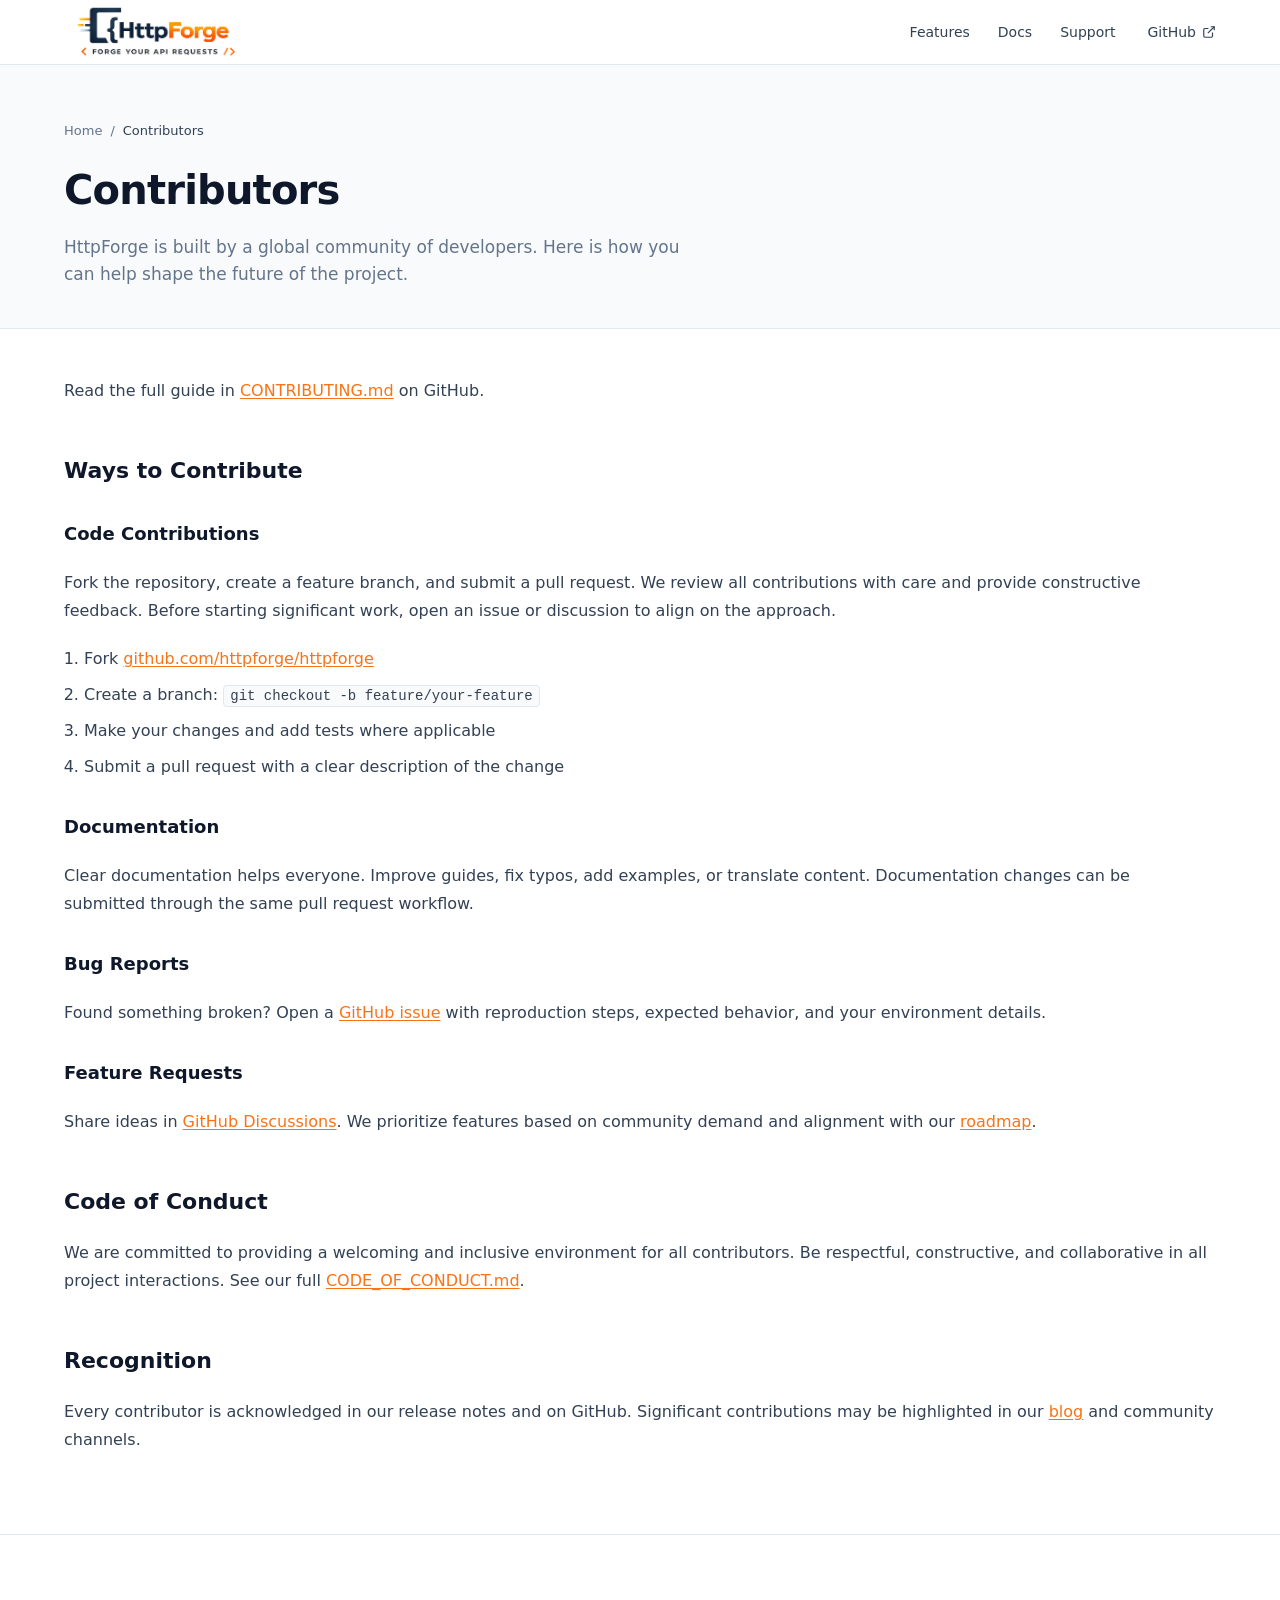
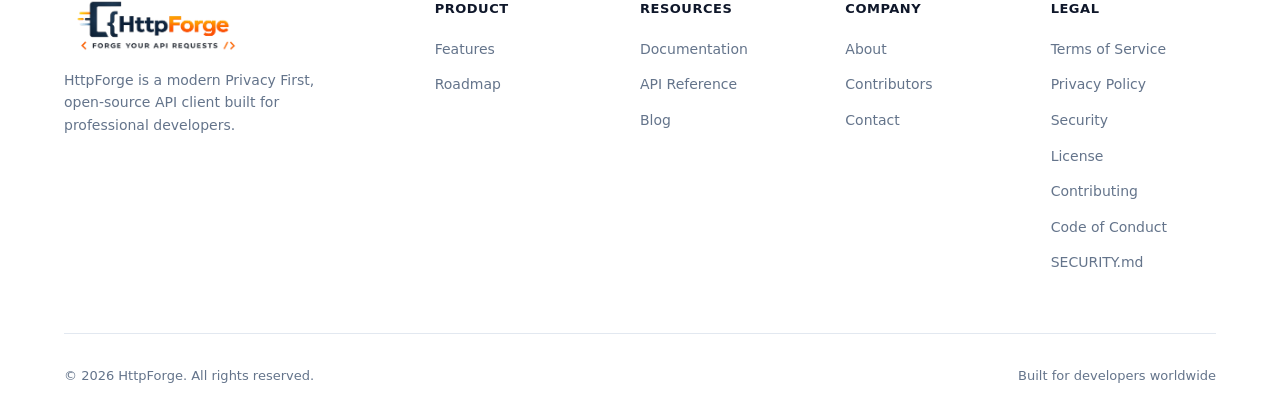
<file: contributors.html>
<!DOCTYPE html>
<html lang="en">
<head>
  <meta charset="UTF-8">
  <meta name="viewport" content="width=device-width, initial-scale=1.0">
  <meta http-equiv="Content-Security-Policy" content="default-src 'self'; script-src 'self'; style-src 'self' https://fonts.googleapis.com; font-src 'self' https://fonts.gstatic.com; img-src 'self' data:; connect-src 'self'; object-src 'none'; frame-ancestors 'none'; base-uri 'self'; form-action 'self'; upgrade-insecure-requests">
  <meta name="referrer" content="strict-origin-when-cross-origin">
  <title>Contributors — Join the HttpForge Community</title>
  <meta name="description" content="Learn how to contribute to HttpForge. Submit code, improve documentation, report bugs, and help build the best open-source API client.">
  <meta name="keywords" content="HttpForge contributors, open source contribution, API client development">
  <meta name="robots" content="index, follow">
  <link rel="canonical" href="https://httpforge.com/contributors.html">
  <meta property="og:type" content="website">
  <meta property="og:url" content="https://httpforge.com/contributors.html">
  <meta property="og:title" content="Contributors — Join the HttpForge Community">
  <meta property="og:description" content="Learn how to contribute code, documentation, and feedback to HttpForge.">
  <meta property="og:image" content="https://httpforge.com/assets/fulllogo.png">
  <meta property="og:image:secure_url" content="https://httpforge.com/assets/fulllogo.png">
  <meta property="og:image:type" content="image/png">
  <meta property="og:image:width" content="1029">
  <meta property="og:image:height" content="879">
  <meta property="og:image:alt" content="HttpForge Contributors">
  <meta property="og:site_name" content="HttpForge">
  <meta property="og:locale" content="en_US">
  <meta name="twitter:card" content="summary_large_image">
  <meta name="twitter:domain" content="httpforge.com">
  <meta name="twitter:url" content="https://httpforge.com/contributors.html">
  <meta name="twitter:title" content="Contributors — Join the HttpForge Community">
  <meta name="twitter:description" content="Learn how to contribute code, documentation, and feedback to HttpForge.">
  <meta name="twitter:image" content="https://httpforge.com/assets/fulllogo.png">
  <meta name="twitter:image:alt" content="HttpForge Contributors">
  <link rel="preconnect" href="https://fonts.googleapis.com">
  <link rel="preconnect" href="https://fonts.gstatic.com" crossorigin>
  <link href="https://fonts.googleapis.com/css2?family=Inter:wght@400;500;600;700;800&display=swap" rel="stylesheet">
  <link rel="stylesheet" href="css/style.css">
  <link rel="icon" href="assets/logo.png" type="image/png">
  <script>
    window.dataLayer = window.dataLayer || [];
    function gtag(){dataLayer.push(arguments);}
    gtag('js', new Date());
  
    gtag('config', 'G-CJEL0H8G5Y');
  </script>
</head>
<body>

  <header class="header">
    <div class="container header-inner">
      <a href="index.html" class="logo">
        <img class="logo-icon" src="assets/logo.png" alt="HttpForge — Modern API Client" width="54" height="54">
      </a>
      <nav class="nav" aria-label="Main navigation">
        <ul class="nav-links" id="navLinks">
          <li><a href="index.html#features">Features</a></li>
          <li><a href="docs.html">Docs</a></li>
          <li><a href="support.html">Support</a></li>
        </ul>
        <a href="https://github.com/httpforge" class="nav-github" target="_blank" rel="noopener noreferrer">
          GitHub
          <svg width="14" height="14" viewBox="0 0 24 24" fill="none" stroke="currentColor" stroke-width="2" aria-hidden="true"><path d="M18 13v6a2 2 0 01-2 2H5a2 2 0 01-2-2V8a2 2 0 012-2h6"/><polyline points="15 3 21 3 21 9"/><line x1="10" y1="14" x2="21" y2="3"/></svg>
        </a>
        <button class="menu-toggle" id="menuToggle" aria-label="Toggle navigation menu">
          <svg width="24" height="24" viewBox="0 0 24 24" fill="none" stroke="currentColor" stroke-width="2" aria-hidden="true"><line x1="3" y1="6" x2="21" y2="6"/><line x1="3" y1="12" x2="21" y2="12"/><line x1="3" y1="18" x2="21" y2="18"/></svg>
        </button>
      </nav>
    </div>
  </header>

  <main>
    <section class="page-hero">
      <div class="container">
        <nav class="breadcrumb" aria-label="Breadcrumb">
          <a href="index.html">Home</a> / <span>Contributors</span>
        </nav>
        <h1>Contributors</h1>
        <p>HttpForge is built by a global community of developers. Here is how you can help shape the future of the project.</p>
      </div>
    </section>

    <section class="page-body">
      <div class="container prose">
        <p>Read the full guide in <a href="https://github.com/httpforge/web/blob/main/CONTRIBUTING.md" target="_blank" rel="noopener noreferrer">CONTRIBUTING.md</a> on GitHub.</p>

        <h2>Ways to Contribute</h2>

        <h3>Code Contributions</h3>
        <p>Fork the repository, create a feature branch, and submit a pull request. We review all contributions with care and provide constructive feedback. Before starting significant work, open an issue or discussion to align on the approach.</p>
        <ol>
          <li>Fork <a href="https://github.com/httpforge" target="_blank" rel="noopener noreferrer">github.com/httpforge/httpforge</a></li>
          <li>Create a branch: <code>git checkout -b feature/your-feature</code></li>
          <li>Make your changes and add tests where applicable</li>
          <li>Submit a pull request with a clear description of the change</li>
        </ol>

        <h3>Documentation</h3>
        <p>Clear documentation helps everyone. Improve guides, fix typos, add examples, or translate content. Documentation changes can be submitted through the same pull request workflow.</p>

        <h3>Bug Reports</h3>
        <p>Found something broken? Open a <a href="https://github.com/httpforge/issues" target="_blank" rel="noopener noreferrer">GitHub issue</a> with reproduction steps, expected behavior, and your environment details.</p>

        <h3>Feature Requests</h3>
        <p>Share ideas in <a href="https://github.com/httpforge/discussions" target="_blank" rel="noopener noreferrer">GitHub Discussions</a>. We prioritize features based on community demand and alignment with our <a href="roadmap.html">roadmap</a>.</p>

        <h2>Code of Conduct</h2>
        <p>We are committed to providing a welcoming and inclusive environment for all contributors. Be respectful, constructive, and collaborative in all project interactions. See our full <a href="https://github.com/httpforge/web/blob/main/CODE_OF_CONDUCT.md" target="_blank" rel="noopener noreferrer">CODE_OF_CONDUCT.md</a>.</p>

        <h2>Recognition</h2>
        <p>Every contributor is acknowledged in our release notes and on GitHub. Significant contributions may be highlighted in our <a href="blog.html">blog</a> and community channels.</p>
      </div>
    </section>
  </main>

  <footer class="footer">
    <div class="container">
      <div class="footer-grid">
        <div class="footer-brand">
          <a href="index.html" class="logo">
            <img class="logo-icon" src="assets/logo.png" alt="HttpForge logo" width="54" height="54">
          </a>
          <p>HttpForge is a modern Privacy First, open-source API client built for professional developers.</p>
        </div>
        <div class="footer-col">
          <h4>Product</h4>
          <ul>
            <li><a href="index.html#features">Features</a></li>
            <li><a href="roadmap.html">Roadmap</a></li>
          </ul>
        </div>
        <div class="footer-col">
          <h4>Resources</h4>
          <ul>
            <li><a href="docs.html">Documentation</a></li>
            <li><a href="api-reference.html">API Reference</a></li>
            <li><a href="blog.html">Blog</a></li>
          </ul>
        </div>
        <div class="footer-col">
          <h4>Company</h4>
          <ul>
            <li><a href="about.html">About</a></li>
            <li><a href="contributors.html">Contributors</a></li>
            <li><a href="support.html">Contact</a></li>
          </ul>
        </div>
        <div class="footer-col">
          <h4>Legal</h4>
          <ul>
            <li><a href="terms.html">Terms of Service</a></li>
            <li><a href="privacy.html">Privacy Policy</a></li>
            <li><a href="security.html">Security</a></li>
            <li><a href="https://github.com/httpforge/web/blob/main/LICENSE" target="_blank" rel="noopener noreferrer">License</a></li>
            <li><a href="https://github.com/httpforge/web/blob/main/CONTRIBUTING.md" target="_blank" rel="noopener noreferrer">Contributing</a></li>
            <li><a href="https://github.com/httpforge/web/blob/main/CODE_OF_CONDUCT.md" target="_blank" rel="noopener noreferrer">Code of Conduct</a></li>
            <li><a href="https://github.com/httpforge/web/blob/main/SECURITY.md" target="_blank" rel="noopener noreferrer">SECURITY.md</a></li>
          </ul>
        </div>
      </div>
      <div class="footer-bottom">
        <span>&copy; 2026 HttpForge. All rights reserved.</span>
        <span>Built for developers worldwide</span>
      </div>
    </div>
  </footer>

  <script src="js/site.js"></script>
</body>
</html>
</file>
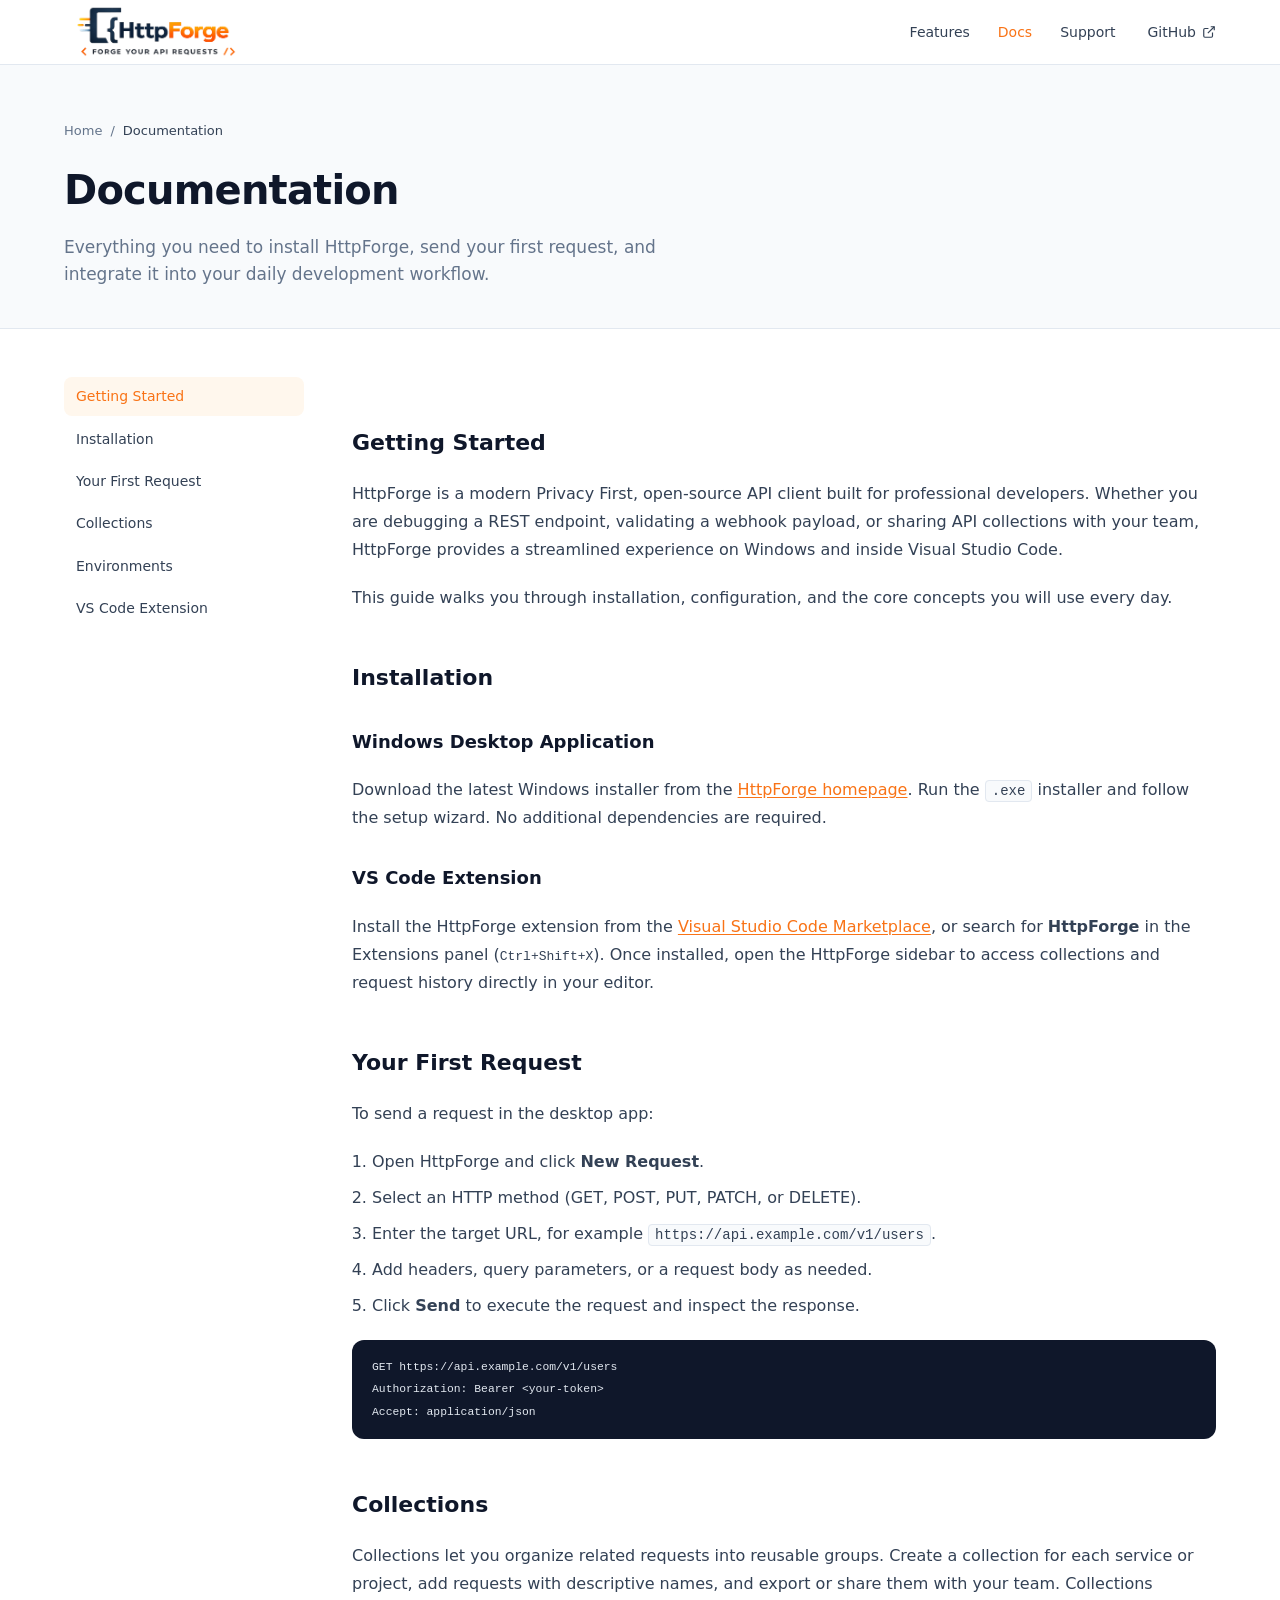
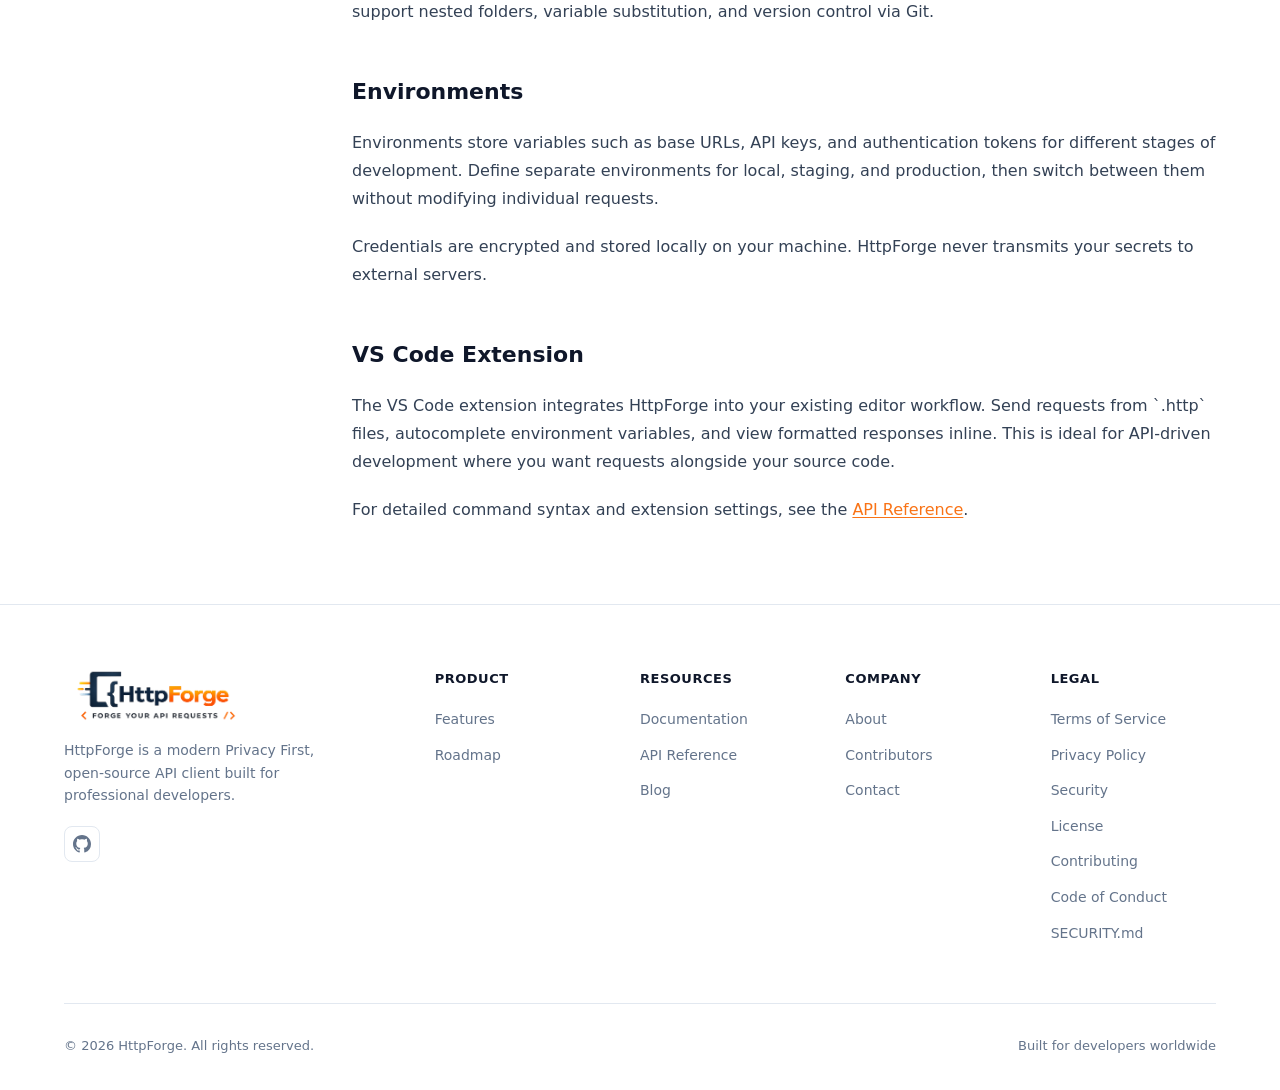
<file: docs.html>
<!DOCTYPE html>
<html lang="en">
<head>
  <meta charset="UTF-8">
  <meta name="viewport" content="width=device-width, initial-scale=1.0">
  <meta http-equiv="Content-Security-Policy" content="default-src 'self'; script-src 'self'; style-src 'self' https://fonts.googleapis.com; font-src 'self' https://fonts.gstatic.com; img-src 'self' data:; connect-src 'self'; object-src 'none'; frame-ancestors 'none'; base-uri 'self'; form-action 'self'; upgrade-insecure-requests">
  <meta name="referrer" content="strict-origin-when-cross-origin">
  <title>Documentation — HttpForge API Client</title>
  <meta name="description" content="Official HttpForge documentation. Learn how to install, configure, and use the HttpForge API client for Windows and VS Code to design, test, and manage REST API requests.">
  <meta name="keywords" content="HttpForge documentation, API client guide, REST API testing, VS Code extension, Windows API client">
  <meta name="robots" content="index, follow">
  <meta name="author" content="HttpForge">
  <link rel="canonical" href="https://httpforge.com/docs.html">
  <meta property="og:type" content="article">
  <meta property="og:url" content="https://httpforge.com/docs.html">
  <meta property="og:title" content="Documentation — HttpForge API Client">
  <meta property="og:description" content="Official HttpForge documentation for installing and using the modern API client on Windows and VS Code.">
  <meta property="og:image" content="https://httpforge.com/assets/fulllogo.png">
  <meta property="og:image:secure_url" content="https://httpforge.com/assets/fulllogo.png">
  <meta property="og:image:type" content="image/png">
  <meta property="og:image:width" content="1029">
  <meta property="og:image:height" content="879">
  <meta property="og:image:alt" content="HttpForge documentation">
  <meta property="og:site_name" content="HttpForge">
  <meta property="og:locale" content="en_US">
  <meta name="twitter:card" content="summary_large_image">
  <meta name="twitter:domain" content="httpforge.com">
  <meta name="twitter:url" content="https://httpforge.com/docs.html">
  <meta name="twitter:title" content="Documentation — HttpForge API Client">
  <meta name="twitter:description" content="Official HttpForge documentation for installing and using the modern API client on Windows and VS Code.">
  <meta name="twitter:image" content="https://httpforge.com/assets/fulllogo.png">
  <meta name="twitter:image:alt" content="HttpForge documentation">
  <link rel="preconnect" href="https://fonts.googleapis.com">
  <link rel="preconnect" href="https://fonts.gstatic.com" crossorigin>
  <link href="https://fonts.googleapis.com/css2?family=Inter:wght@400;500;600;700;800&display=swap" rel="stylesheet">
  <link rel="stylesheet" href="css/style.css">
  <link rel="icon" href="assets/logo.png" type="image/png">
  <script>
    window.dataLayer = window.dataLayer || [];
    function gtag(){dataLayer.push(arguments);}
    gtag('js', new Date());
  
    gtag('config', 'G-CJEL0H8G5Y');
  </script>
  <script type="application/ld+json">
  {
    "@context": "https://schema.org",
    "@type": "TechArticle",
    "headline": "HttpForge Documentation",
    "description": "Official documentation for the HttpForge API client.",
    "author": { "@type": "Organization", "name": "HttpForge" },
    "publisher": { "@type": "Organization", "name": "HttpForge", "logo": { "@type": "ImageObject", "url": "https://httpforge.com/assets/logo.png" } },
    "url": "https://httpforge.com/docs.html"
  }
  </script>
</head>
<body>

  <header class="header">
    <div class="container header-inner">
      <a href="index.html" class="logo">
        <img class="logo-icon" src="assets/logo.png" alt="HttpForge — Modern API Client" width="54" height="54">
      </a>
      <nav class="nav" aria-label="Main navigation">
        <ul class="nav-links" id="navLinks">
          <li><a href="index.html#features">Features</a></li>
          <li><a href="docs.html" class="active" aria-current="page">Docs</a></li>
          <li><a href="support.html">Support</a></li>
        </ul>
        <a href="https://github.com/httpforge" class="nav-github" target="_blank" rel="noopener noreferrer">
          GitHub
          <svg width="14" height="14" viewBox="0 0 24 24" fill="none" stroke="currentColor" stroke-width="2" aria-hidden="true"><path d="M18 13v6a2 2 0 01-2 2H5a2 2 0 01-2-2V8a2 2 0 012-2h6"/><polyline points="15 3 21 3 21 9"/><line x1="10" y1="14" x2="21" y2="3"/></svg>
        </a>
        <button class="menu-toggle" id="menuToggle" aria-label="Toggle navigation menu" aria-expanded="false">
          <svg width="24" height="24" viewBox="0 0 24 24" fill="none" stroke="currentColor" stroke-width="2" aria-hidden="true"><line x1="3" y1="6" x2="21" y2="6"/><line x1="3" y1="12" x2="21" y2="12"/><line x1="3" y1="18" x2="21" y2="18"/></svg>
        </button>
      </nav>
    </div>
  </header>

  <main>
    <section class="page-hero">
      <div class="container">
        <nav class="breadcrumb" aria-label="Breadcrumb">
          <a href="index.html">Home</a> / <span>Documentation</span>
        </nav>
        <h1>Documentation</h1>
        <p>Everything you need to install HttpForge, send your first request, and integrate it into your daily development workflow.</p>
      </div>
    </section>

    <section class="page-body">
      <div class="container page-layout">
        <aside class="page-sidebar" aria-label="Documentation sections">
          <nav>
            <a href="#getting-started" class="active">Getting Started</a>
            <a href="#installation">Installation</a>
            <a href="#first-request">Your First Request</a>
            <a href="#collections">Collections</a>
            <a href="#environments">Environments</a>
            <a href="#vscode">VS Code Extension</a>
          </nav>
        </aside>

        <article class="prose">
          <h2 id="getting-started">Getting Started</h2>
          <p>HttpForge is a modern Privacy First, open-source API client built for professional developers. Whether you are debugging a REST endpoint, validating a webhook payload, or sharing API collections with your team, HttpForge provides a streamlined experience on Windows and inside Visual Studio Code.</p>
          <p>This guide walks you through installation, configuration, and the core concepts you will use every day.</p>

          <h2 id="installation">Installation</h2>
          <h3>Windows Desktop Application</h3>
          <p>Download the latest Windows installer from the <a href="index.html#download">HttpForge homepage</a>. Run the <code>.exe</code> installer and follow the setup wizard. No additional dependencies are required.</p>
          <h3>VS Code Extension</h3>
          <p>Install the HttpForge extension from the <a href="https://marketplace.visualstudio.com/items?itemName=httpforge.httpforge&ssr=false#overview" target="_blank" rel="noopener noreferrer">Visual Studio Code Marketplace</a>, or search for <strong>HttpForge</strong> in the Extensions panel (<kbd>Ctrl+Shift+X</kbd>). Once installed, open the HttpForge sidebar to access collections and request history directly in your editor.</p>

          <h2 id="first-request">Your First Request</h2>
          <p>To send a request in the desktop app:</p>
          <ol>
            <li>Open HttpForge and click <strong>New Request</strong>.</li>
            <li>Select an HTTP method (GET, POST, PUT, PATCH, or DELETE).</li>
            <li>Enter the target URL, for example <code>https://api.example.com/v1/users</code>.</li>
            <li>Add headers, query parameters, or a request body as needed.</li>
            <li>Click <strong>Send</strong> to execute the request and inspect the response.</li>
          </ol>
          <pre><code>GET https://api.example.com/v1/users
Authorization: Bearer &lt;your-token&gt;
Accept: application/json</code></pre>

          <h2 id="collections">Collections</h2>
          <p>Collections let you organize related requests into reusable groups. Create a collection for each service or project, add requests with descriptive names, and export or share them with your team. Collections support nested folders, variable substitution, and version control via Git.</p>

          <h2 id="environments">Environments</h2>
          <p>Environments store variables such as base URLs, API keys, and authentication tokens for different stages of development. Define separate environments for local, staging, and production, then switch between them without modifying individual requests.</p>
          <p>Credentials are encrypted and stored locally on your machine. HttpForge never transmits your secrets to external servers.</p>

          <h2 id="vscode">VS Code Extension</h2>
          <p>The VS Code extension integrates HttpForge into your existing editor workflow. Send requests from `.http` files, autocomplete environment variables, and view formatted responses inline. This is ideal for API-driven development where you want requests alongside your source code.</p>
          <p>For detailed command syntax and extension settings, see the <a href="api-reference.html">API Reference</a>.</p>
        </article>
      </div>
    </section>
  </main>

  <footer class="footer">
    <div class="container">
      <div class="footer-grid">
        <div class="footer-brand">
          <a href="index.html" class="logo">
            <img class="logo-icon" src="assets/logo.png" alt="HttpForge logo" width="54" height="54">
          </a>
          <p>HttpForge is a modern Privacy First, open-source API client built for professional developers.</p>
          <div class="footer-social">
            <a href="https://github.com/httpforge" target="_blank" rel="noopener noreferrer" aria-label="HttpForge on GitHub">
              <svg width="18" height="18" viewBox="0 0 24 24" fill="currentColor" aria-hidden="true"><path d="M12 0C5.37 0 0 5.37 0 12c0 5.31 3.435 9.795 8.205 11.385.6.105.825-.255.825-.57 0-.285-.015-1.23-.015-2.235-3.015.555-3.795-.735-4.035-1.395-.135-.345-.72-1.395-1.23-1.695-.42-.225-1.02-.78-.015-.795.945-.015 1.62.87 1.845 1.23 1.08 1.815 2.805 1.305 3.495.99.105-.78.42-1.305.765-1.605-2.67-.3-5.46-1.335-5.46-5.925 0-1.305.465-2.385 1.23-3.225-.12-.3-.54-1.53.12-3.18 0 0 1.005-.315 3.3 1.23.96-.27 1.98-.405 3-.405s2.04.135 3 .405c2.295-1.56 3.3-1.23 3.3-1.23.66 1.65.24 2.88.12 3.18.765.84 1.23 1.905 1.23 3.225 0 4.605-2.805 5.625-5.475 5.925.435.375.81 1.095.81 2.22 0 1.605-.015 2.895-.015 3.3 0 .315.225.69.825.57A12.02 12.02 0 0024 12c0-6.63-5.37-12-12-12z"/></svg>
            </a>
          </div>
        </div>
        <div class="footer-col">
          <h4>Product</h4>
          <ul>
            <li><a href="index.html#features">Features</a></li>
            <li><a href="roadmap.html">Roadmap</a></li>
          </ul>
        </div>
        <div class="footer-col">
          <h4>Resources</h4>
          <ul>
            <li><a href="docs.html">Documentation</a></li>
            <li><a href="api-reference.html">API Reference</a></li>
            <li><a href="blog.html">Blog</a></li>
          </ul>
        </div>
        <div class="footer-col">
          <h4>Company</h4>
          <ul>
            <li><a href="about.html">About</a></li>
            <li><a href="contributors.html">Contributors</a></li>
            <li><a href="support.html">Contact</a></li>
          </ul>
        </div>
        <div class="footer-col">
          <h4>Legal</h4>
          <ul>
            <li><a href="terms.html">Terms of Service</a></li>
            <li><a href="privacy.html">Privacy Policy</a></li>
            <li><a href="security.html">Security</a></li>
            <li><a href="https://github.com/httpforge/web/blob/main/LICENSE" target="_blank" rel="noopener noreferrer">License</a></li>
            <li><a href="https://github.com/httpforge/web/blob/main/CONTRIBUTING.md" target="_blank" rel="noopener noreferrer">Contributing</a></li>
            <li><a href="https://github.com/httpforge/web/blob/main/CODE_OF_CONDUCT.md" target="_blank" rel="noopener noreferrer">Code of Conduct</a></li>
            <li><a href="https://github.com/httpforge/web/blob/main/SECURITY.md" target="_blank" rel="noopener noreferrer">SECURITY.md</a></li>
          </ul>
        </div>
      </div>
      <div class="footer-bottom">
        <span>&copy; 2026 HttpForge. All rights reserved.</span>
        <span>Built for developers worldwide</span>
      </div>
    </div>
  </footer>

  <script src="js/site.js"></script>
</body>
</html>
</file>
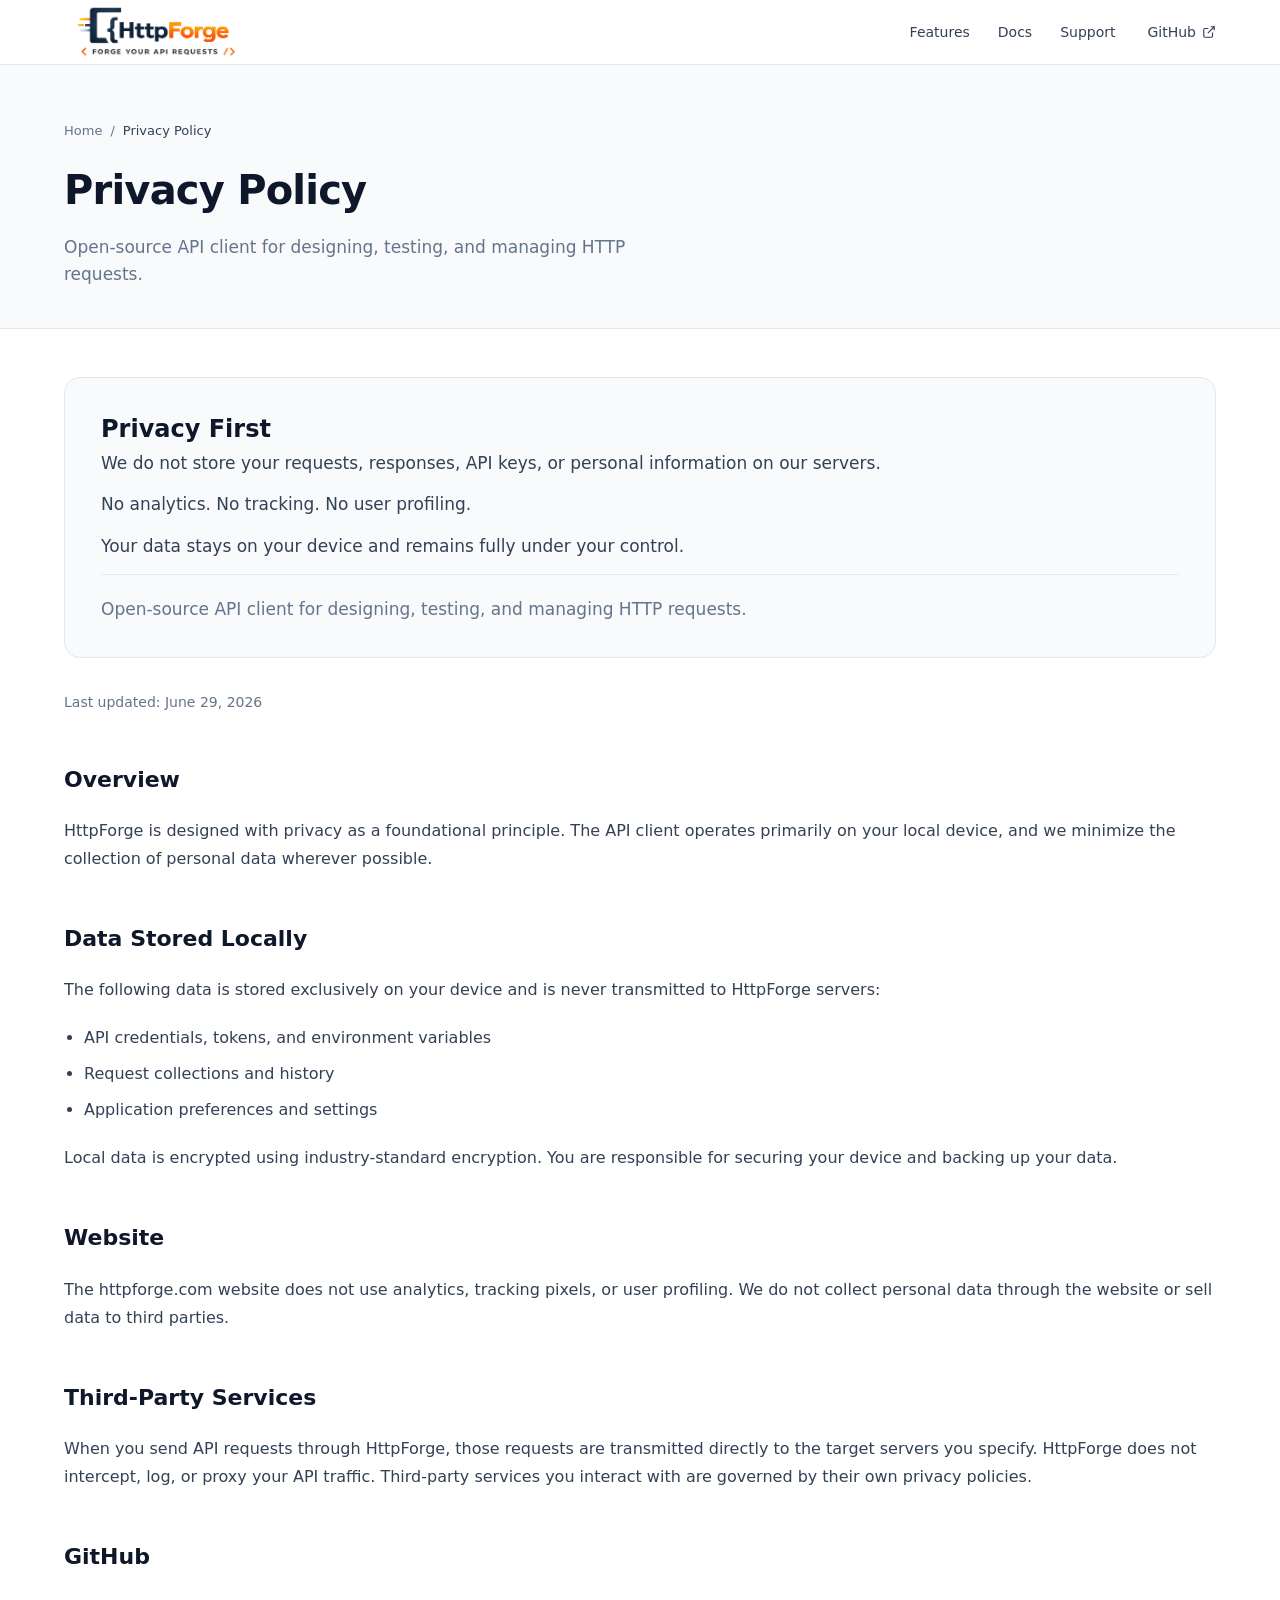
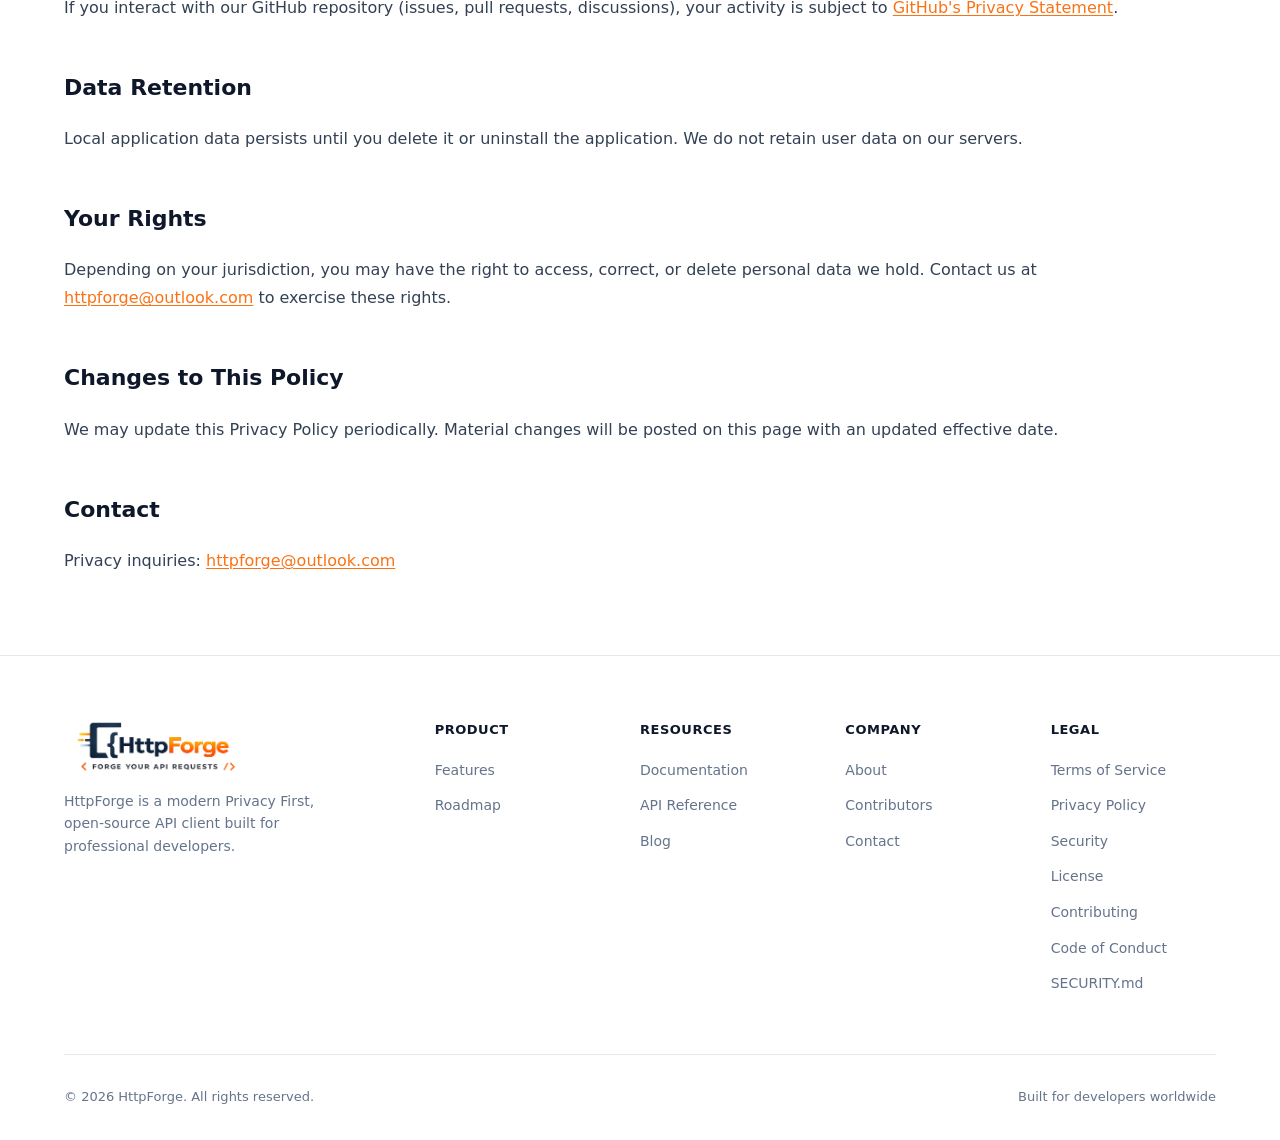
<file: privacy.html>
<!DOCTYPE html>
<html lang="en">
<head>
  <meta charset="UTF-8">
  <meta name="viewport" content="width=device-width, initial-scale=1.0">
  <meta http-equiv="Content-Security-Policy" content="default-src 'self'; script-src 'self'; style-src 'self' https://fonts.googleapis.com; font-src 'self' https://fonts.gstatic.com; img-src 'self' data:; connect-src 'self'; object-src 'none'; frame-ancestors 'none'; base-uri 'self'; form-action 'self'; upgrade-insecure-requests">
  <meta name="referrer" content="strict-origin-when-cross-origin">
  <title>Privacy Policy — HttpForge</title>
  <meta name="description" content="HttpForge Privacy Policy. Learn how we handle your data, protect your credentials, and respect your privacy when using our API client.">
  <meta name="robots" content="index, follow">
  <link rel="canonical" href="https://httpforge.com/privacy.html">
  <meta property="og:type" content="website">
  <meta property="og:url" content="https://httpforge.com/privacy.html">
  <meta property="og:title" content="Privacy Policy — HttpForge">
  <meta property="og:description" content="How HttpForge handles your data and protects your privacy.">
  <meta property="og:image" content="https://httpforge.com/assets/fulllogo.png">
  <meta property="og:image:secure_url" content="https://httpforge.com/assets/fulllogo.png">
  <meta property="og:image:type" content="image/png">
  <meta property="og:image:width" content="1029">
  <meta property="og:image:height" content="879">
  <meta property="og:image:alt" content="HttpForge Privacy Policy">
  <meta property="og:site_name" content="HttpForge">
  <meta property="og:locale" content="en_US">
  <meta name="twitter:card" content="summary_large_image">
  <meta name="twitter:domain" content="httpforge.com">
  <meta name="twitter:url" content="https://httpforge.com/privacy.html">
  <meta name="twitter:title" content="Privacy Policy — HttpForge">
  <meta name="twitter:description" content="How HttpForge handles your data and protects your privacy.">
  <meta name="twitter:image" content="https://httpforge.com/assets/fulllogo.png">
  <meta name="twitter:image:alt" content="HttpForge Privacy Policy">
  <link rel="preconnect" href="https://fonts.googleapis.com">
  <link rel="preconnect" href="https://fonts.gstatic.com" crossorigin>
  <link href="https://fonts.googleapis.com/css2?family=Inter:wght@400;500;600;700;800&display=swap" rel="stylesheet">
  <link rel="stylesheet" href="css/style.css">
  <link rel="icon" href="assets/logo.png" type="image/png">
  <script>
    window.dataLayer = window.dataLayer || [];
    function gtag(){dataLayer.push(arguments);}
    gtag('js', new Date());
  
    gtag('config', 'G-CJEL0H8G5Y');
  </script>
</head>
<body>

  <header class="header">
    <div class="container header-inner">
      <a href="index.html" class="logo">
        <img class="logo-icon" src="assets/logo.png" alt="HttpForge — Modern API Client" width="54" height="54">
      </a>
      <nav class="nav" aria-label="Main navigation">
        <ul class="nav-links" id="navLinks">
          <li><a href="index.html#features">Features</a></li>
          <li><a href="docs.html">Docs</a></li>
          <li><a href="support.html">Support</a></li>
        </ul>
        <a href="https://github.com/httpforge" class="nav-github" target="_blank" rel="noopener noreferrer">
          GitHub
          <svg width="14" height="14" viewBox="0 0 24 24" fill="none" stroke="currentColor" stroke-width="2" aria-hidden="true"><path d="M18 13v6a2 2 0 01-2 2H5a2 2 0 01-2-2V8a2 2 0 012-2h6"/><polyline points="15 3 21 3 21 9"/><line x1="10" y1="14" x2="21" y2="3"/></svg>
        </a>
        <button class="menu-toggle" id="menuToggle" aria-label="Toggle navigation menu">
          <svg width="24" height="24" viewBox="0 0 24 24" fill="none" stroke="currentColor" stroke-width="2" aria-hidden="true"><line x1="3" y1="6" x2="21" y2="6"/><line x1="3" y1="12" x2="21" y2="12"/><line x1="3" y1="18" x2="21" y2="18"/></svg>
        </button>
      </nav>
    </div>
  </header>

  <main>
    <section class="page-hero">
      <div class="container">
        <nav class="breadcrumb" aria-label="Breadcrumb">
          <a href="index.html">Home</a> / <span>Privacy Policy</span>
        </nav>
        <h1>Privacy Policy</h1>
        <p>Open-source API client for designing, testing, and managing HTTP requests.</p>
      </div>
    </section>

    <section class="page-body">
      <div class="container prose">
        <div class="privacy-first-callout">
          <h2>Privacy First</h2>
          <p>We do not store your requests, responses, API keys, or personal information on our servers.</p>
          <p>No analytics. No tracking. No user profiling.</p>
          <p>Your data stays on your device and remains fully under your control.</p>
          <p class="privacy-first-tagline">Open-source API client for designing, testing, and managing HTTP requests.</p>
        </div>

        <p class="prose-meta">Last updated: June 29, 2026</p>

        <h2>Overview</h2>
        <p>HttpForge is designed with privacy as a foundational principle. The API client operates primarily on your local device, and we minimize the collection of personal data wherever possible.</p>

        <h2>Data Stored Locally</h2>
        <p>The following data is stored exclusively on your device and is never transmitted to HttpForge servers:</p>
        <ul>
          <li>API credentials, tokens, and environment variables</li>
          <li>Request collections and history</li>
          <li>Application preferences and settings</li>
        </ul>
        <p>Local data is encrypted using industry-standard encryption. You are responsible for securing your device and backing up your data.</p>

        <h2>Website</h2>
        <p>The httpforge.com website does not use analytics, tracking pixels, or user profiling. We do not collect personal data through the website or sell data to third parties.</p>

        <h2>Third-Party Services</h2>
        <p>When you send API requests through HttpForge, those requests are transmitted directly to the target servers you specify. HttpForge does not intercept, log, or proxy your API traffic. Third-party services you interact with are governed by their own privacy policies.</p>

        <h2>GitHub</h2>
        <p>If you interact with our GitHub repository (issues, pull requests, discussions), your activity is subject to <a href="https://docs.github.com/en/site-policy/privacy-policies/github-privacy-statement" target="_blank" rel="noopener noreferrer">GitHub's Privacy Statement</a>.</p>

        <h2>Data Retention</h2>
        <p>Local application data persists until you delete it or uninstall the application. We do not retain user data on our servers.</p>

        <h2>Your Rights</h2>
        <p>Depending on your jurisdiction, you may have the right to access, correct, or delete personal data we hold. Contact us at <a href="mailto:httpforge@outlook.com">httpforge@outlook.com</a> to exercise these rights.</p>

        <h2>Changes to This Policy</h2>
        <p>We may update this Privacy Policy periodically. Material changes will be posted on this page with an updated effective date.</p>

        <h2>Contact</h2>
        <p>Privacy inquiries: <a href="mailto:httpforge@outlook.com">httpforge@outlook.com</a></p>
      </div>
    </section>
  </main>

  <footer class="footer">
    <div class="container">
      <div class="footer-grid">
        <div class="footer-brand">
          <a href="index.html" class="logo">
            <img class="logo-icon" src="assets/logo.png" alt="HttpForge logo" width="54" height="54">
          </a>
          <p>HttpForge is a modern Privacy First, open-source API client built for professional developers.</p>
        </div>
        <div class="footer-col">
          <h4>Product</h4>
          <ul>
            <li><a href="index.html#features">Features</a></li>
            <li><a href="roadmap.html">Roadmap</a></li>
          </ul>
        </div>
        <div class="footer-col">
          <h4>Resources</h4>
          <ul>
            <li><a href="docs.html">Documentation</a></li>
            <li><a href="api-reference.html">API Reference</a></li>
            <li><a href="blog.html">Blog</a></li>
          </ul>
        </div>
        <div class="footer-col">
          <h4>Company</h4>
          <ul>
            <li><a href="about.html">About</a></li>
            <li><a href="contributors.html">Contributors</a></li>
            <li><a href="support.html">Contact</a></li>
          </ul>
        </div>
        <div class="footer-col">
          <h4>Legal</h4>
          <ul>
            <li><a href="terms.html">Terms of Service</a></li>
            <li><a href="privacy.html">Privacy Policy</a></li>
            <li><a href="security.html">Security</a></li>
            <li><a href="https://github.com/httpforge/web/blob/main/LICENSE" target="_blank" rel="noopener noreferrer">License</a></li>
            <li><a href="https://github.com/httpforge/web/blob/main/CONTRIBUTING.md" target="_blank" rel="noopener noreferrer">Contributing</a></li>
            <li><a href="https://github.com/httpforge/web/blob/main/CODE_OF_CONDUCT.md" target="_blank" rel="noopener noreferrer">Code of Conduct</a></li>
            <li><a href="https://github.com/httpforge/web/blob/main/SECURITY.md" target="_blank" rel="noopener noreferrer">SECURITY.md</a></li>
          </ul>
        </div>
      </div>
      <div class="footer-bottom">
        <span>&copy; 2026 HttpForge. All rights reserved.</span>
        <span>Built for developers worldwide</span>
      </div>
    </div>
  </footer>

  <script src="js/site.js"></script>
</body>
</html>
</file>
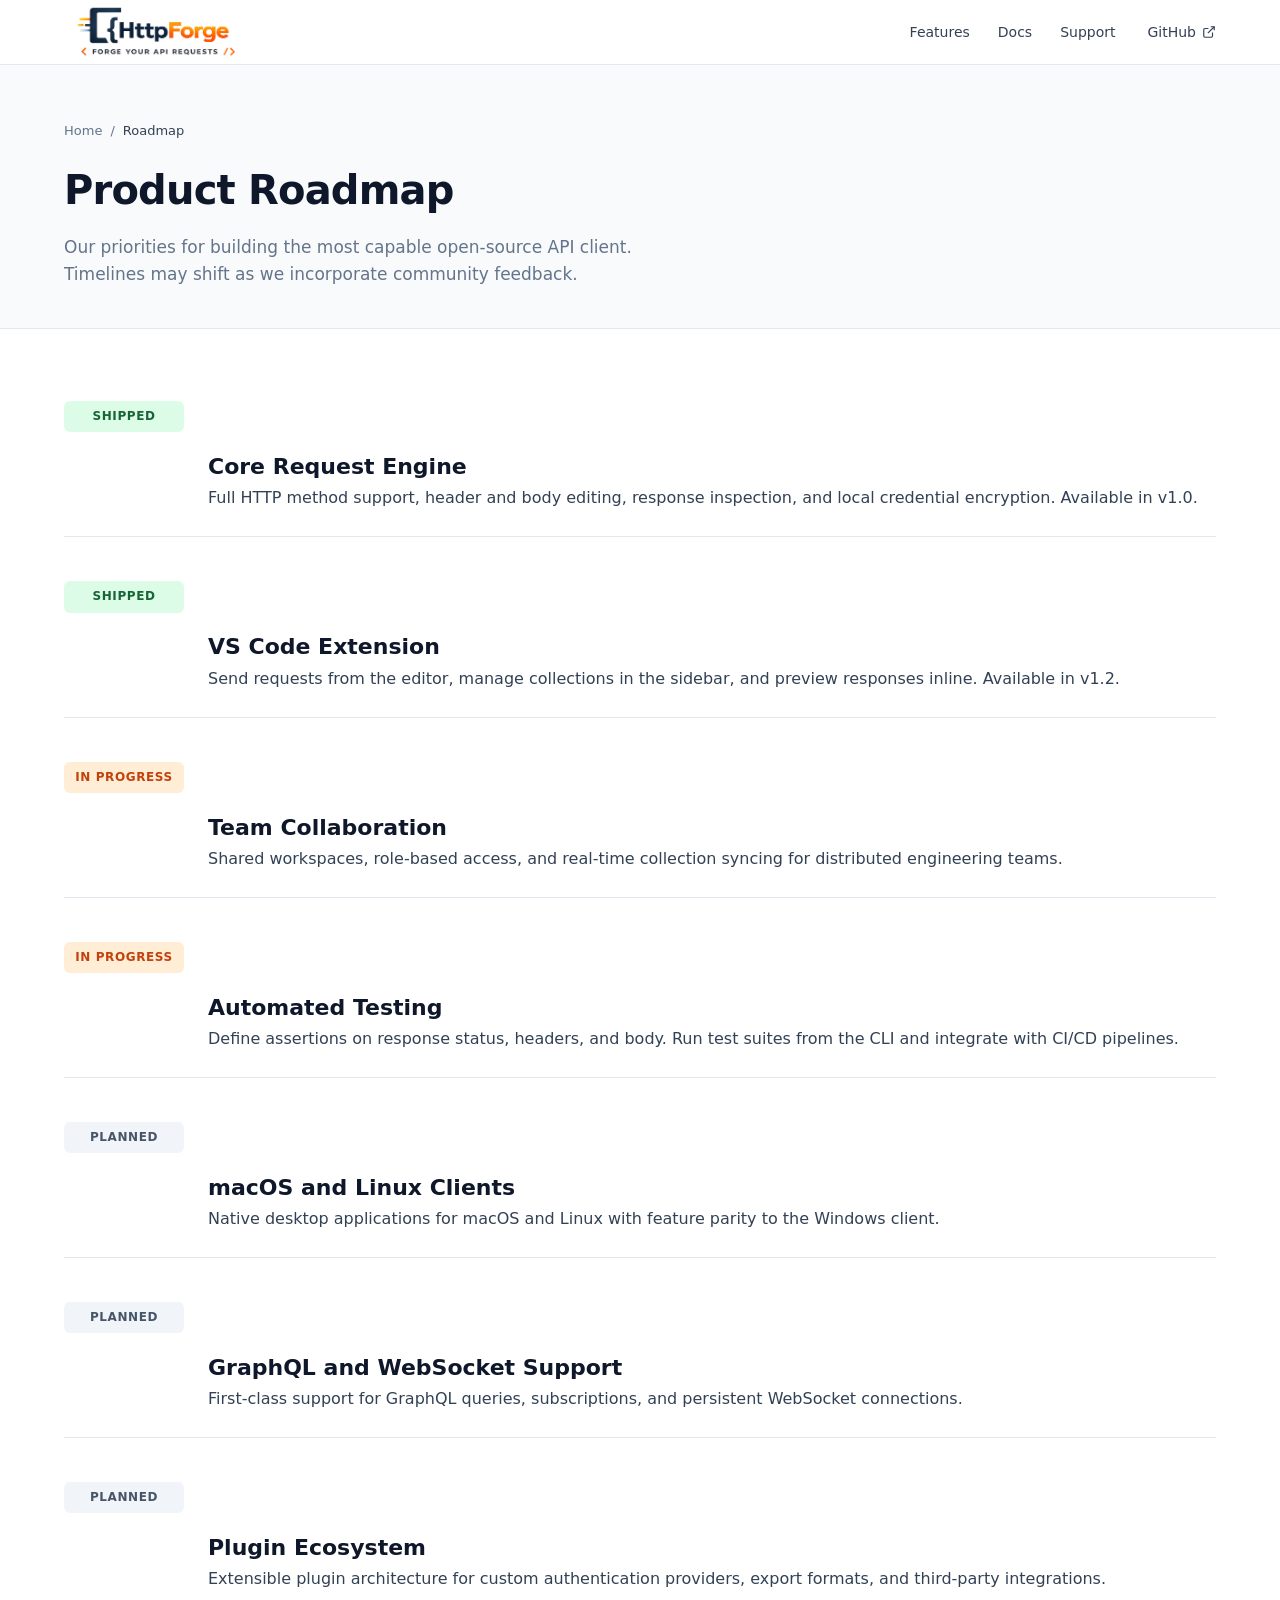
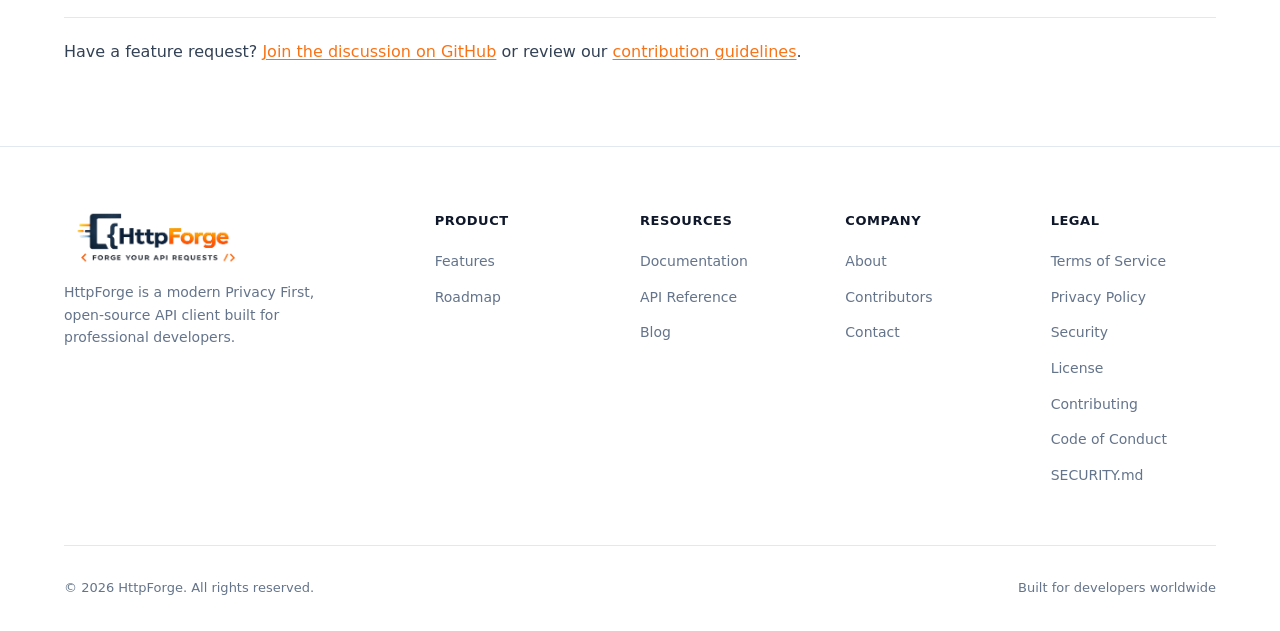
<file: roadmap.html>
<!DOCTYPE html>
<html lang="en">
<head>
  <meta charset="UTF-8">
  <meta name="viewport" content="width=device-width, initial-scale=1.0">
  <meta http-equiv="Content-Security-Policy" content="default-src 'self'; script-src 'self'; style-src 'self' https://fonts.googleapis.com; font-src 'self' https://fonts.gstatic.com; img-src 'self' data:; connect-src 'self'; object-src 'none'; frame-ancestors 'none'; base-uri 'self'; form-action 'self'; upgrade-insecure-requests">
  <meta name="referrer" content="strict-origin-when-cross-origin">
  <title>Roadmap — HttpForge Product Plans</title>
  <meta name="description" content="Explore the HttpForge product roadmap. See what we have shipped, what is in progress, and what is planned for the future of our API client.">
  <meta name="keywords" content="HttpForge roadmap, product plans, API client features, upcoming releases">
  <meta name="robots" content="index, follow">
  <link rel="canonical" href="https://httpforge.com/roadmap.html">
  <meta property="og:type" content="website">
  <meta property="og:url" content="https://httpforge.com/roadmap.html">
  <meta property="og:title" content="Roadmap — HttpForge Product Plans">
  <meta property="og:description" content="See what HttpForge has shipped, what is in progress, and what is planned next.">
  <meta property="og:image" content="https://httpforge.com/assets/fulllogo.png">
  <meta property="og:image:secure_url" content="https://httpforge.com/assets/fulllogo.png">
  <meta property="og:image:type" content="image/png">
  <meta property="og:image:width" content="1029">
  <meta property="og:image:height" content="879">
  <meta property="og:image:alt" content="HttpForge Product Roadmap">
  <meta property="og:site_name" content="HttpForge">
  <meta property="og:locale" content="en_US">
  <meta name="twitter:card" content="summary_large_image">
  <meta name="twitter:domain" content="httpforge.com">
  <meta name="twitter:url" content="https://httpforge.com/roadmap.html">
  <meta name="twitter:title" content="Roadmap — HttpForge Product Plans">
  <meta name="twitter:description" content="See what HttpForge has shipped, what is in progress, and what is planned next.">
  <meta name="twitter:image" content="https://httpforge.com/assets/fulllogo.png">
  <meta name="twitter:image:alt" content="HttpForge Product Roadmap">
  <link rel="preconnect" href="https://fonts.googleapis.com">
  <link rel="preconnect" href="https://fonts.gstatic.com" crossorigin>
  <link href="https://fonts.googleapis.com/css2?family=Inter:wght@400;500;600;700;800&display=swap" rel="stylesheet">
  <link rel="stylesheet" href="css/style.css">
  <link rel="icon" href="assets/logo.png" type="image/png">
  <script>
    window.dataLayer = window.dataLayer || [];
    function gtag(){dataLayer.push(arguments);}
    gtag('js', new Date());
  
    gtag('config', 'G-CJEL0H8G5Y');
  </script>
</head>
<body>

  <header class="header">
    <div class="container header-inner">
      <a href="index.html" class="logo">
        <img class="logo-icon" src="assets/logo.png" alt="HttpForge — Modern API Client" width="54" height="54">
      </a>
      <nav class="nav" aria-label="Main navigation">
        <ul class="nav-links" id="navLinks">
          <li><a href="index.html#features">Features</a></li>
          <li><a href="docs.html">Docs</a></li>
          <li><a href="support.html">Support</a></li>
        </ul>
        <a href="https://github.com/httpforge" class="nav-github" target="_blank" rel="noopener noreferrer">
          GitHub
          <svg width="14" height="14" viewBox="0 0 24 24" fill="none" stroke="currentColor" stroke-width="2" aria-hidden="true"><path d="M18 13v6a2 2 0 01-2 2H5a2 2 0 01-2-2V8a2 2 0 012-2h6"/><polyline points="15 3 21 3 21 9"/><line x1="10" y1="14" x2="21" y2="3"/></svg>
        </a>
        <button class="menu-toggle" id="menuToggle" aria-label="Toggle navigation menu">
          <svg width="24" height="24" viewBox="0 0 24 24" fill="none" stroke="currentColor" stroke-width="2" aria-hidden="true"><line x1="3" y1="6" x2="21" y2="6"/><line x1="3" y1="12" x2="21" y2="12"/><line x1="3" y1="18" x2="21" y2="18"/></svg>
        </button>
      </nav>
    </div>
  </header>

  <main>
    <section class="page-hero">
      <div class="container">
        <nav class="breadcrumb" aria-label="Breadcrumb">
          <a href="index.html">Home</a> / <span>Roadmap</span>
        </nav>
        <h1>Product Roadmap</h1>
        <p>Our priorities for building the most capable open-source API client. Timelines may shift as we incorporate community feedback.</p>
      </div>
    </section>

    <section class="page-body">
      <div class="container prose">
        <article class="roadmap-item">
          <div class="roadmap-status shipped">Shipped</div>
          <div>
            <h2>Core Request Engine</h2>
            <p>Full HTTP method support, header and body editing, response inspection, and local credential encryption. Available in v1.0.</p>
          </div>
        </article>

        <article class="roadmap-item">
          <div class="roadmap-status shipped">Shipped</div>
          <div>
            <h2>VS Code Extension</h2>
            <p>Send requests from the editor, manage collections in the sidebar, and preview responses inline. Available in v1.2.</p>
          </div>
        </article>

        <article class="roadmap-item">
          <div class="roadmap-status progress">In Progress</div>
          <div>
            <h2>Team Collaboration</h2>
            <p>Shared workspaces, role-based access, and real-time collection syncing for distributed engineering teams.</p>
          </div>
        </article>

        <article class="roadmap-item">
          <div class="roadmap-status progress">In Progress</div>
          <div>
            <h2>Automated Testing</h2>
            <p>Define assertions on response status, headers, and body. Run test suites from the CLI and integrate with CI/CD pipelines.</p>
          </div>
        </article>

        <article class="roadmap-item">
          <div class="roadmap-status planned">Planned</div>
          <div>
            <h2>macOS and Linux Clients</h2>
            <p>Native desktop applications for macOS and Linux with feature parity to the Windows client.</p>
          </div>
        </article>

        <article class="roadmap-item">
          <div class="roadmap-status planned">Planned</div>
          <div>
            <h2>GraphQL and WebSocket Support</h2>
            <p>First-class support for GraphQL queries, subscriptions, and persistent WebSocket connections.</p>
          </div>
        </article>

        <article class="roadmap-item">
          <div class="roadmap-status planned">Planned</div>
          <div>
            <h2>Plugin Ecosystem</h2>
            <p>Extensible plugin architecture for custom authentication providers, export formats, and third-party integrations.</p>
          </div>
        </article>

        <p style="margin-top:32px">Have a feature request? <a href="https://github.com/httpforge/discussions" target="_blank" rel="noopener noreferrer">Join the discussion on GitHub</a> or review our <a href="contributors.html">contribution guidelines</a>.</p>
      </div>
    </section>
  </main>

  <footer class="footer">
    <div class="container">
      <div class="footer-grid">
        <div class="footer-brand">
          <a href="index.html" class="logo">
            <img class="logo-icon" src="assets/logo.png" alt="HttpForge logo" width="54" height="54">
          </a>
          <p>HttpForge is a modern Privacy First, open-source API client built for professional developers.</p>
        </div>
        <div class="footer-col">
          <h4>Product</h4>
          <ul>
            <li><a href="index.html#features">Features</a></li>
            <li><a href="roadmap.html">Roadmap</a></li>
          </ul>
        </div>
        <div class="footer-col">
          <h4>Resources</h4>
          <ul>
            <li><a href="docs.html">Documentation</a></li>
            <li><a href="api-reference.html">API Reference</a></li>
            <li><a href="blog.html">Blog</a></li>
          </ul>
        </div>
        <div class="footer-col">
          <h4>Company</h4>
          <ul>
            <li><a href="about.html">About</a></li>
            <li><a href="contributors.html">Contributors</a></li>
            <li><a href="support.html">Contact</a></li>
          </ul>
        </div>
        <div class="footer-col">
          <h4>Legal</h4>
          <ul>
            <li><a href="terms.html">Terms of Service</a></li>
            <li><a href="privacy.html">Privacy Policy</a></li>
            <li><a href="security.html">Security</a></li>
            <li><a href="https://github.com/httpforge/web/blob/main/LICENSE" target="_blank" rel="noopener noreferrer">License</a></li>
            <li><a href="https://github.com/httpforge/web/blob/main/CONTRIBUTING.md" target="_blank" rel="noopener noreferrer">Contributing</a></li>
            <li><a href="https://github.com/httpforge/web/blob/main/CODE_OF_CONDUCT.md" target="_blank" rel="noopener noreferrer">Code of Conduct</a></li>
            <li><a href="https://github.com/httpforge/web/blob/main/SECURITY.md" target="_blank" rel="noopener noreferrer">SECURITY.md</a></li>
          </ul>
        </div>
      </div>
      <div class="footer-bottom">
        <span>&copy; 2026 HttpForge. All rights reserved.</span>
        <span>Built for developers worldwide</span>
      </div>
    </div>
  </footer>

  <script src="js/site.js"></script>
</body>
</html>
</file>
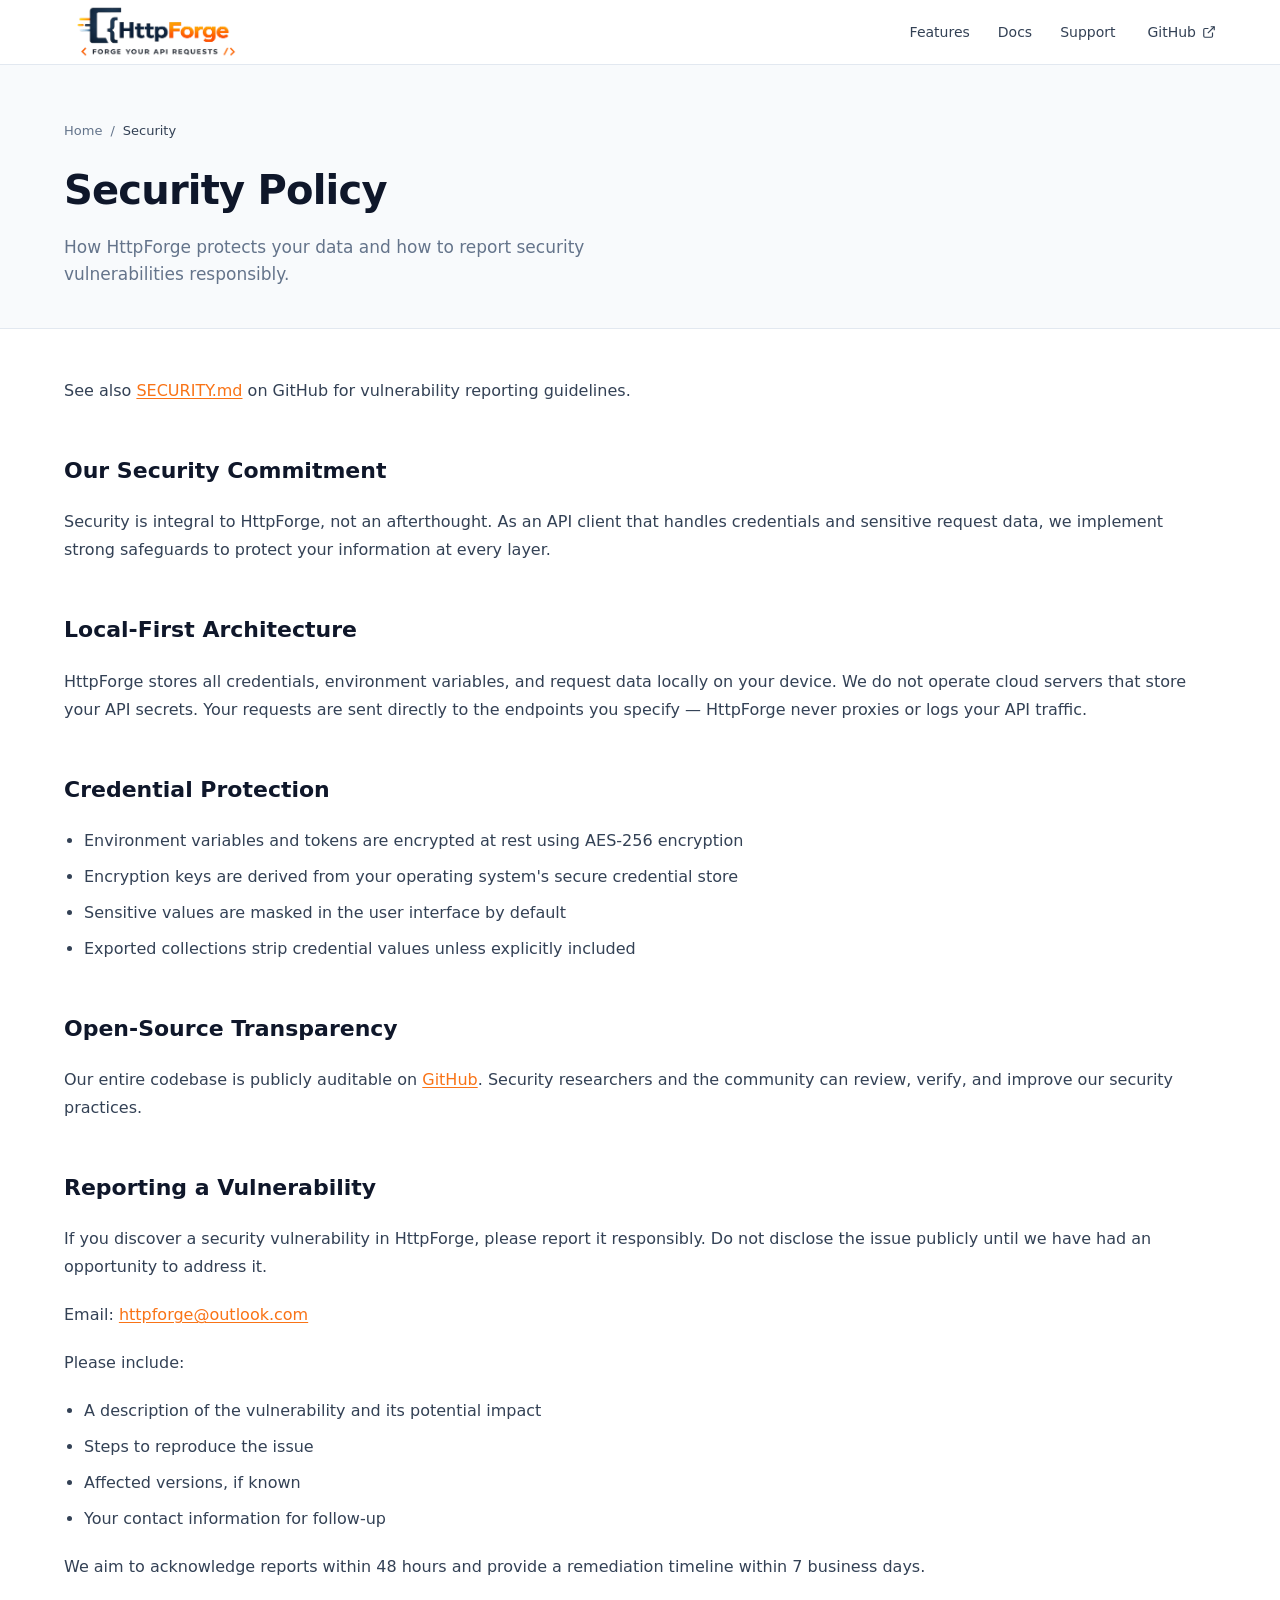
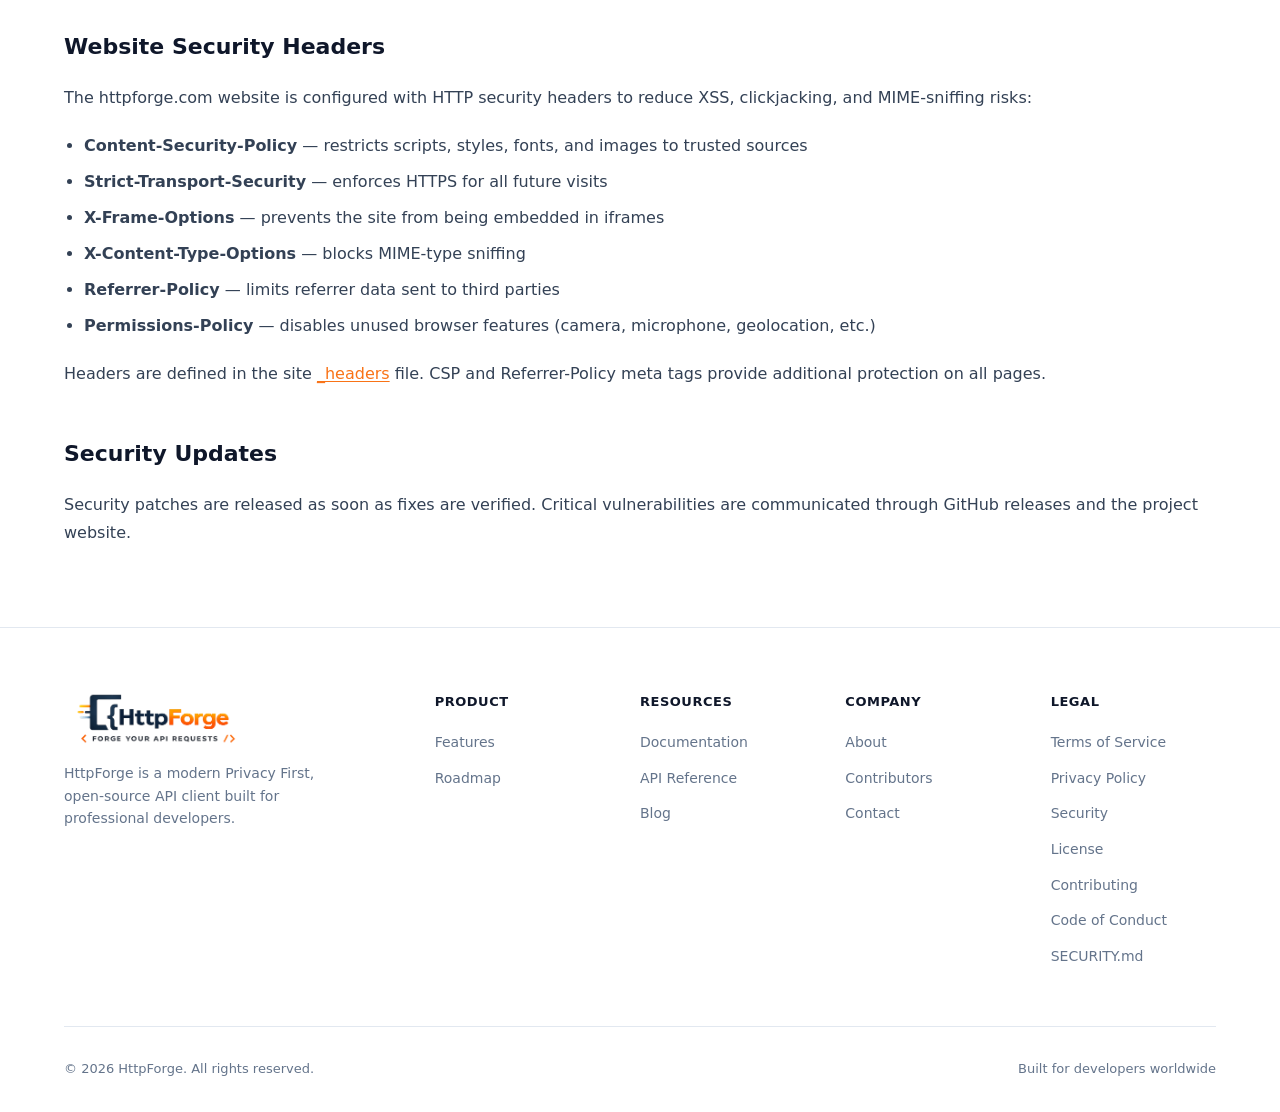
<file: security.html>
<!DOCTYPE html>
<html lang="en">
<head>
  <meta charset="UTF-8">
  <meta name="viewport" content="width=device-width, initial-scale=1.0">
  <meta http-equiv="Content-Security-Policy" content="default-src 'self'; script-src 'self'; style-src 'self' https://fonts.googleapis.com; font-src 'self' https://fonts.gstatic.com; img-src 'self' data:; connect-src 'self'; object-src 'none'; frame-ancestors 'none'; base-uri 'self'; form-action 'self'; upgrade-insecure-requests">
  <meta name="referrer" content="strict-origin-when-cross-origin">
  <title>Security — HttpForge Security Policy</title>
  <meta name="description" content="HttpForge security policy. Learn how we protect your credentials, handle vulnerabilities, and maintain the security of our open-source API client.">
  <meta name="robots" content="index, follow">
  <link rel="canonical" href="https://httpforge.com/security.html">
  <meta property="og:type" content="website">
  <meta property="og:url" content="https://httpforge.com/security.html">
  <meta property="og:title" content="Security — HttpForge Security Policy">
  <meta property="og:description" content="How HttpForge protects your data and handles security vulnerabilities.">
  <meta property="og:image" content="https://httpforge.com/assets/fulllogo.png">
  <meta property="og:image:secure_url" content="https://httpforge.com/assets/fulllogo.png">
  <meta property="og:image:type" content="image/png">
  <meta property="og:image:width" content="1029">
  <meta property="og:image:height" content="879">
  <meta property="og:image:alt" content="HttpForge Security Policy">
  <meta property="og:site_name" content="HttpForge">
  <meta property="og:locale" content="en_US">
  <meta name="twitter:card" content="summary_large_image">
  <meta name="twitter:domain" content="httpforge.com">
  <meta name="twitter:url" content="https://httpforge.com/security.html">
  <meta name="twitter:title" content="Security — HttpForge Security Policy">
  <meta name="twitter:description" content="How HttpForge protects your data and handles security vulnerabilities.">
  <meta name="twitter:image" content="https://httpforge.com/assets/fulllogo.png">
  <meta name="twitter:image:alt" content="HttpForge Security Policy">
  <link rel="preconnect" href="https://fonts.googleapis.com">
  <link rel="preconnect" href="https://fonts.gstatic.com" crossorigin>
  <link href="https://fonts.googleapis.com/css2?family=Inter:wght@400;500;600;700;800&display=swap" rel="stylesheet">
  <link rel="stylesheet" href="css/style.css">
  <link rel="icon" href="assets/logo.png" type="image/png">
  <script>
    window.dataLayer = window.dataLayer || [];
    function gtag(){dataLayer.push(arguments);}
    gtag('js', new Date());
  
    gtag('config', 'G-CJEL0H8G5Y');
  </script>
</head>
<body>

  <header class="header">
    <div class="container header-inner">
      <a href="index.html" class="logo">
        <img class="logo-icon" src="assets/logo.png" alt="HttpForge — Modern API Client" width="54" height="54">
      </a>
      <nav class="nav" aria-label="Main navigation">
        <ul class="nav-links" id="navLinks">
          <li><a href="index.html#features">Features</a></li>
          <li><a href="docs.html">Docs</a></li>
          <li><a href="support.html">Support</a></li>
        </ul>
        <a href="https://github.com/httpforge" class="nav-github" target="_blank" rel="noopener noreferrer">
          GitHub
          <svg width="14" height="14" viewBox="0 0 24 24" fill="none" stroke="currentColor" stroke-width="2" aria-hidden="true"><path d="M18 13v6a2 2 0 01-2 2H5a2 2 0 01-2-2V8a2 2 0 012-2h6"/><polyline points="15 3 21 3 21 9"/><line x1="10" y1="14" x2="21" y2="3"/></svg>
        </a>
        <button class="menu-toggle" id="menuToggle" aria-label="Toggle navigation menu">
          <svg width="24" height="24" viewBox="0 0 24 24" fill="none" stroke="currentColor" stroke-width="2" aria-hidden="true"><line x1="3" y1="6" x2="21" y2="6"/><line x1="3" y1="12" x2="21" y2="12"/><line x1="3" y1="18" x2="21" y2="18"/></svg>
        </button>
      </nav>
    </div>
  </header>

  <main>
    <section class="page-hero">
      <div class="container">
        <nav class="breadcrumb" aria-label="Breadcrumb">
          <a href="index.html">Home</a> / <span>Security</span>
        </nav>
        <h1>Security Policy</h1>
        <p>How HttpForge protects your data and how to report security vulnerabilities responsibly.</p>
      </div>
    </section>

    <section class="page-body">
      <div class="container prose">
        <p>See also <a href="https://github.com/httpforge/web/blob/main/SECURITY.md" target="_blank" rel="noopener noreferrer">SECURITY.md</a> on GitHub for vulnerability reporting guidelines.</p>

        <h2>Our Security Commitment</h2>
        <p>Security is integral to HttpForge, not an afterthought. As an API client that handles credentials and sensitive request data, we implement strong safeguards to protect your information at every layer.</p>

        <h2>Local-First Architecture</h2>
        <p>HttpForge stores all credentials, environment variables, and request data locally on your device. We do not operate cloud servers that store your API secrets. Your requests are sent directly to the endpoints you specify — HttpForge never proxies or logs your API traffic.</p>

        <h2>Credential Protection</h2>
        <ul>
          <li>Environment variables and tokens are encrypted at rest using AES-256 encryption</li>
          <li>Encryption keys are derived from your operating system's secure credential store</li>
          <li>Sensitive values are masked in the user interface by default</li>
          <li>Exported collections strip credential values unless explicitly included</li>
        </ul>

        <h2>Open-Source Transparency</h2>
        <p>Our entire codebase is publicly auditable on <a href="https://github.com/httpforge" target="_blank" rel="noopener noreferrer">GitHub</a>. Security researchers and the community can review, verify, and improve our security practices.</p>

        <h2>Reporting a Vulnerability</h2>
        <p>If you discover a security vulnerability in HttpForge, please report it responsibly. Do not disclose the issue publicly until we have had an opportunity to address it.</p>
        <p>Email: <a href="mailto:httpforge@outlook.com">httpforge@outlook.com</a></p>
        <p>Please include:</p>
        <ul>
          <li>A description of the vulnerability and its potential impact</li>
          <li>Steps to reproduce the issue</li>
          <li>Affected versions, if known</li>
          <li>Your contact information for follow-up</li>
        </ul>
        <p>We aim to acknowledge reports within 48 hours and provide a remediation timeline within 7 business days.</p>

        <h2>Website Security Headers</h2>
        <p>The httpforge.com website is configured with HTTP security headers to reduce XSS, clickjacking, and MIME-sniffing risks:</p>
        <ul>
          <li><strong>Content-Security-Policy</strong> — restricts scripts, styles, fonts, and images to trusted sources</li>
          <li><strong>Strict-Transport-Security</strong> — enforces HTTPS for all future visits</li>
          <li><strong>X-Frame-Options</strong> — prevents the site from being embedded in iframes</li>
          <li><strong>X-Content-Type-Options</strong> — blocks MIME-type sniffing</li>
          <li><strong>Referrer-Policy</strong> — limits referrer data sent to third parties</li>
          <li><strong>Permissions-Policy</strong> — disables unused browser features (camera, microphone, geolocation, etc.)</li>
        </ul>
        <p>Headers are defined in the site <a href="https://github.com/httpforge/web/blob/main/_headers" target="_blank" rel="noopener noreferrer">_headers</a> file. CSP and Referrer-Policy meta tags provide additional protection on all pages.</p>

        <h2>Security Updates</h2>
        <p>Security patches are released as soon as fixes are verified. Critical vulnerabilities are communicated through GitHub releases and the project website.</p>
      </div>
    </section>
  </main>

  <footer class="footer">
    <div class="container">
      <div class="footer-grid">
        <div class="footer-brand">
          <a href="index.html" class="logo">
            <img class="logo-icon" src="assets/logo.png" alt="HttpForge logo" width="54" height="54">
          </a>
          <p>HttpForge is a modern Privacy First, open-source API client built for professional developers.</p>
        </div>
        <div class="footer-col">
          <h4>Product</h4>
          <ul>
            <li><a href="index.html#features">Features</a></li>
            <li><a href="roadmap.html">Roadmap</a></li>
          </ul>
        </div>
        <div class="footer-col">
          <h4>Resources</h4>
          <ul>
            <li><a href="docs.html">Documentation</a></li>
            <li><a href="api-reference.html">API Reference</a></li>
            <li><a href="blog.html">Blog</a></li>
          </ul>
        </div>
        <div class="footer-col">
          <h4>Company</h4>
          <ul>
            <li><a href="about.html">About</a></li>
            <li><a href="contributors.html">Contributors</a></li>
            <li><a href="support.html">Contact</a></li>
          </ul>
        </div>
        <div class="footer-col">
          <h4>Legal</h4>
          <ul>
            <li><a href="terms.html">Terms of Service</a></li>
            <li><a href="privacy.html">Privacy Policy</a></li>
            <li><a href="security.html">Security</a></li>
            <li><a href="https://github.com/httpforge/web/blob/main/LICENSE" target="_blank" rel="noopener noreferrer">License</a></li>
            <li><a href="https://github.com/httpforge/web/blob/main/CONTRIBUTING.md" target="_blank" rel="noopener noreferrer">Contributing</a></li>
            <li><a href="https://github.com/httpforge/web/blob/main/CODE_OF_CONDUCT.md" target="_blank" rel="noopener noreferrer">Code of Conduct</a></li>
            <li><a href="https://github.com/httpforge/web/blob/main/SECURITY.md" target="_blank" rel="noopener noreferrer">SECURITY.md</a></li>
          </ul>
        </div>
      </div>
      <div class="footer-bottom">
        <span>&copy; 2026 HttpForge. All rights reserved.</span>
        <span>Built for developers worldwide</span>
      </div>
    </div>
  </footer>

  <script src="js/site.js"></script>
</body>
</html>
</file>
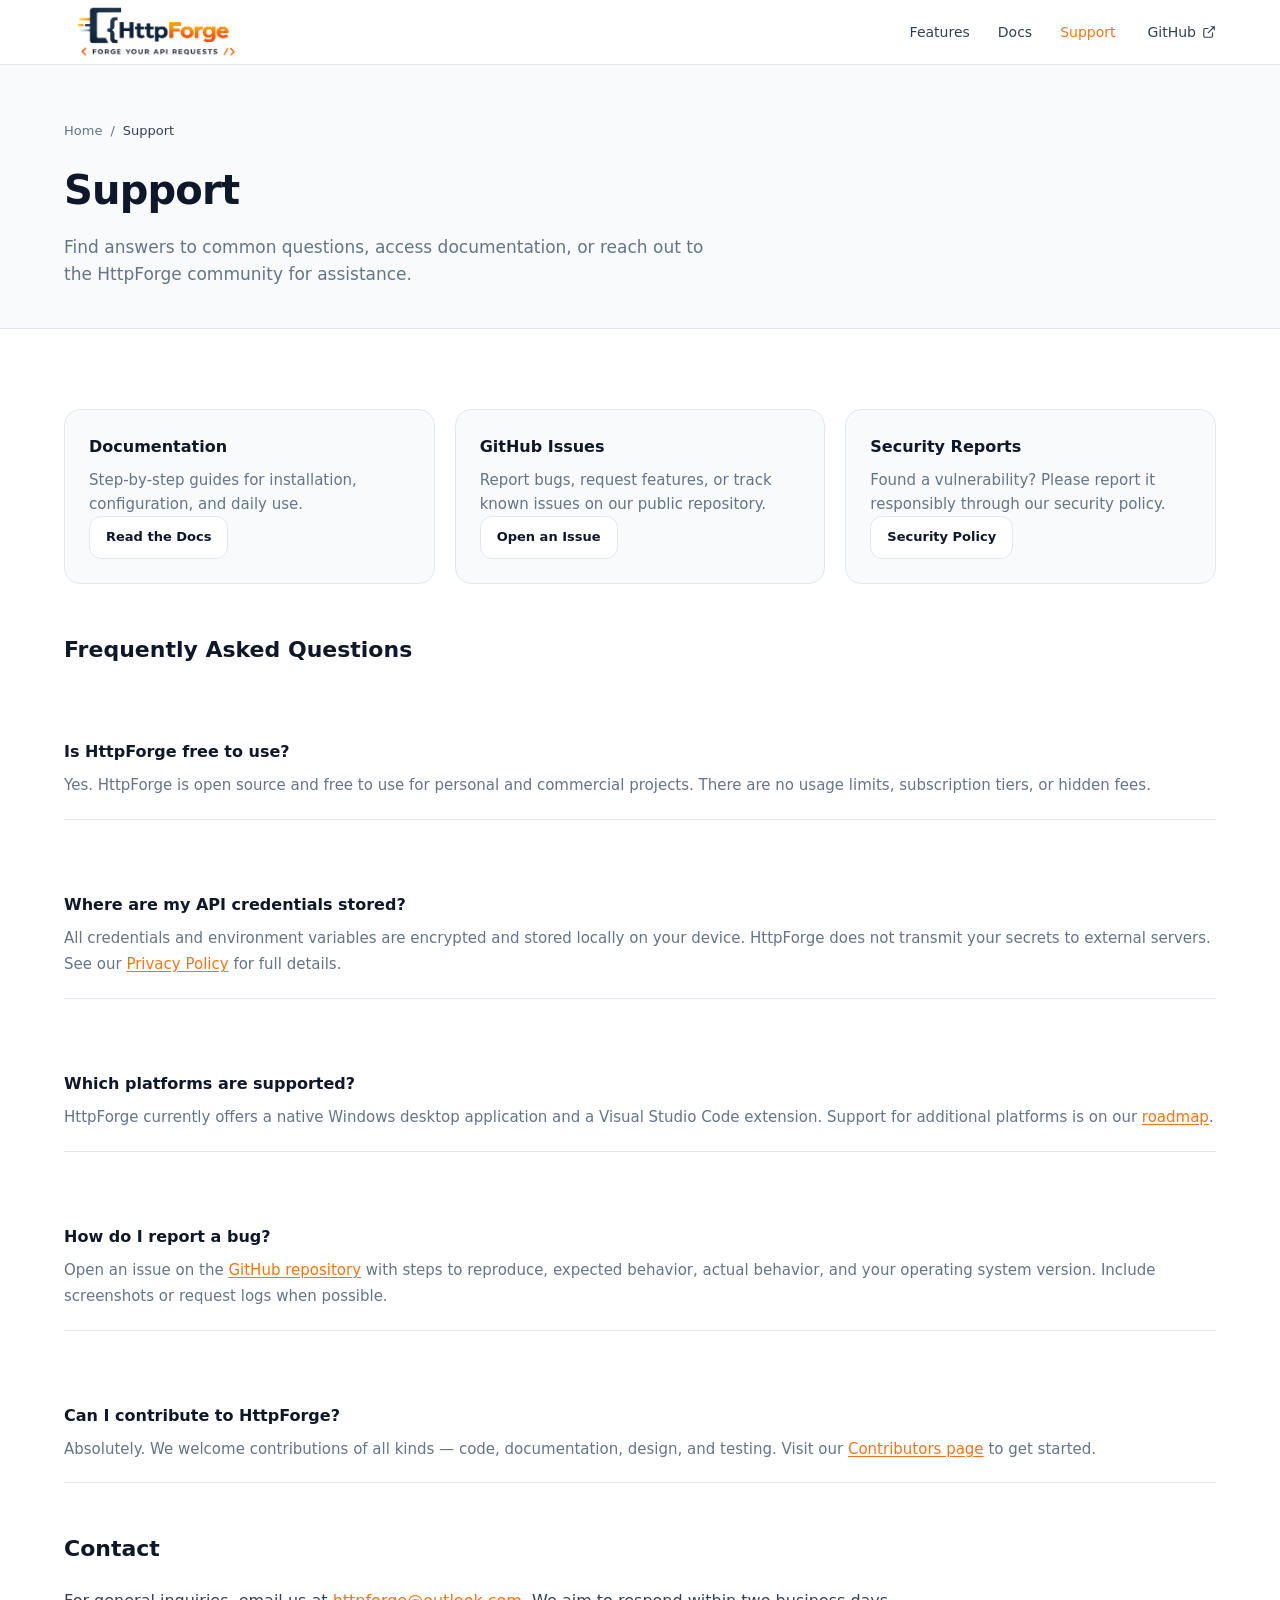
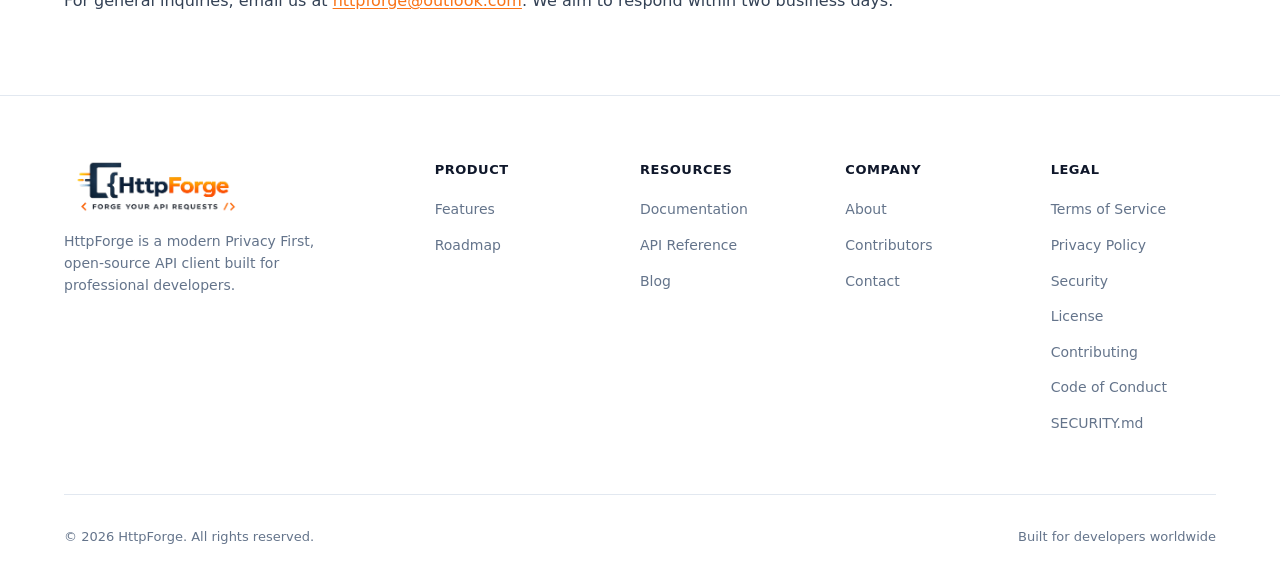
<file: support.html>
<!DOCTYPE html>
<html lang="en">
<head>
  <meta charset="UTF-8">
  <meta name="viewport" content="width=device-width, initial-scale=1.0">
  <meta http-equiv="Content-Security-Policy" content="default-src 'self'; script-src 'self'; style-src 'self' https://fonts.googleapis.com; font-src 'self' https://fonts.gstatic.com; img-src 'self' data:; connect-src 'self'; object-src 'none'; frame-ancestors 'none'; base-uri 'self'; form-action 'self'; upgrade-insecure-requests">
  <meta name="referrer" content="strict-origin-when-cross-origin">
  <title>Support — HttpForge Help Center</title>
  <meta name="description" content="Get help with HttpForge. Browse frequently asked questions, report issues, and contact the HttpForge team for API client support.">
  <meta name="keywords" content="HttpForge support, API client help, contact HttpForge, troubleshooting">
  <meta name="robots" content="index, follow">
  <link rel="canonical" href="https://httpforge.com/support.html">
  <meta property="og:type" content="website">
  <meta property="og:url" content="https://httpforge.com/support.html">
  <meta property="og:title" content="Support — HttpForge Help Center">
  <meta property="og:description" content="Get help with HttpForge. Browse FAQs, report issues, and contact our team.">
  <meta property="og:image" content="https://httpforge.com/assets/fulllogo.png">
  <meta property="og:image:secure_url" content="https://httpforge.com/assets/fulllogo.png">
  <meta property="og:image:type" content="image/png">
  <meta property="og:image:width" content="1029">
  <meta property="og:image:height" content="879">
  <meta property="og:image:alt" content="HttpForge Support">
  <meta property="og:site_name" content="HttpForge">
  <meta property="og:locale" content="en_US">
  <meta name="twitter:card" content="summary_large_image">
  <meta name="twitter:domain" content="httpforge.com">
  <meta name="twitter:url" content="https://httpforge.com/support.html">
  <meta name="twitter:title" content="Support — HttpForge Help Center">
  <meta name="twitter:description" content="Get help with HttpForge. Browse FAQs, report issues, and contact our team.">
  <meta name="twitter:image" content="https://httpforge.com/assets/fulllogo.png">
  <meta name="twitter:image:alt" content="HttpForge Support">
  <link rel="preconnect" href="https://fonts.googleapis.com">
  <link rel="preconnect" href="https://fonts.gstatic.com" crossorigin>
  <link href="https://fonts.googleapis.com/css2?family=Inter:wght@400;500;600;700;800&display=swap" rel="stylesheet">
  <link rel="stylesheet" href="css/style.css">
  <link rel="icon" href="assets/logo.png" type="image/png">
  <script>
    window.dataLayer = window.dataLayer || [];
    function gtag(){dataLayer.push(arguments);}
    gtag('js', new Date());
  
    gtag('config', 'G-CJEL0H8G5Y');
  </script>
  <script type="application/ld+json">
  {
    "@context": "https://schema.org",
    "@type": "FAQPage",
    "mainEntity": [
      {
        "@type": "Question",
        "name": "Is HttpForge free to use?",
        "acceptedAnswer": { "@type": "Answer", "text": "Yes. HttpForge is open source and free to use for personal and commercial projects." }
      },
      {
        "@type": "Question",
        "name": "Where are my API credentials stored?",
        "acceptedAnswer": { "@type": "Answer", "text": "All credentials and environment variables are encrypted and stored locally on your device. HttpForge does not send your secrets to external servers." }
      },
      {
        "@type": "Question",
        "name": "How do I report a bug?",
        "acceptedAnswer": { "@type": "Answer", "text": "Open an issue on the HttpForge GitHub repository with steps to reproduce, expected behavior, and your operating system version." }
      }
    ]
  }
  </script>
</head>
<body>

  <header class="header">
    <div class="container header-inner">
      <a href="index.html" class="logo">
        <img class="logo-icon" src="assets/logo.png" alt="HttpForge — Modern API Client" width="54" height="54">
      </a>
      <nav class="nav" aria-label="Main navigation">
        <ul class="nav-links" id="navLinks">
          <li><a href="index.html#features">Features</a></li>
          <li><a href="docs.html">Docs</a></li>
          <li><a href="support.html" class="active" aria-current="page">Support</a></li>
        </ul>
        <a href="https://github.com/httpforge" class="nav-github" target="_blank" rel="noopener noreferrer">
          GitHub
          <svg width="14" height="14" viewBox="0 0 24 24" fill="none" stroke="currentColor" stroke-width="2" aria-hidden="true"><path d="M18 13v6a2 2 0 01-2 2H5a2 2 0 01-2-2V8a2 2 0 012-2h6"/><polyline points="15 3 21 3 21 9"/><line x1="10" y1="14" x2="21" y2="3"/></svg>
        </a>
        <button class="menu-toggle" id="menuToggle" aria-label="Toggle navigation menu">
          <svg width="24" height="24" viewBox="0 0 24 24" fill="none" stroke="currentColor" stroke-width="2" aria-hidden="true"><line x1="3" y1="6" x2="21" y2="6"/><line x1="3" y1="12" x2="21" y2="12"/><line x1="3" y1="18" x2="21" y2="18"/></svg>
        </button>
      </nav>
    </div>
  </header>

  <main>
    <section class="page-hero">
      <div class="container">
        <nav class="breadcrumb" aria-label="Breadcrumb">
          <a href="index.html">Home</a> / <span>Support</span>
        </nav>
        <h1>Support</h1>
        <p>Find answers to common questions, access documentation, or reach out to the HttpForge community for assistance.</p>
      </div>
    </section>

    <section class="page-body">
      <div class="container">
        <div class="info-grid">
          <div class="info-card">
            <h3>Documentation</h3>
            <p>Step-by-step guides for installation, configuration, and daily use.</p>
            <p style="margin-top:12px"><a href="docs.html" class="btn btn-outline btn-sm">Read the Docs</a></p>
          </div>
          <div class="info-card">
            <h3>GitHub Issues</h3>
            <p>Report bugs, request features, or track known issues on our public repository.</p>
            <p style="margin-top:12px"><a href="https://github.com/httpforge/issues" class="btn btn-outline btn-sm" target="_blank" rel="noopener noreferrer">Open an Issue</a></p>
          </div>
          <div class="info-card">
            <h3>Security Reports</h3>
            <p>Found a vulnerability? Please report it responsibly through our security policy.</p>
            <p style="margin-top:12px"><a href="security.html" class="btn btn-outline btn-sm">Security Policy</a></p>
          </div>
        </div>

        <div class="prose" style="margin-top:48px">
          <h2>Frequently Asked Questions</h2>

          <div class="faq-item">
            <h3>Is HttpForge free to use?</h3>
            <p>Yes. HttpForge is open source and free to use for personal and commercial projects. There are no usage limits, subscription tiers, or hidden fees.</p>
          </div>

          <div class="faq-item">
            <h3>Where are my API credentials stored?</h3>
            <p>All credentials and environment variables are encrypted and stored locally on your device. HttpForge does not transmit your secrets to external servers. See our <a href="privacy.html">Privacy Policy</a> for full details.</p>
          </div>

          <div class="faq-item">
            <h3>Which platforms are supported?</h3>
            <p>HttpForge currently offers a native Windows desktop application and a Visual Studio Code extension. Support for additional platforms is on our <a href="roadmap.html">roadmap</a>.</p>
          </div>

          <div class="faq-item">
            <h3>How do I report a bug?</h3>
            <p>Open an issue on the <a href="https://github.com/httpforge/issues" target="_blank" rel="noopener noreferrer">GitHub repository</a> with steps to reproduce, expected behavior, actual behavior, and your operating system version. Include screenshots or request logs when possible.</p>
          </div>

          <div class="faq-item">
            <h3>Can I contribute to HttpForge?</h3>
            <p>Absolutely. We welcome contributions of all kinds — code, documentation, design, and testing. Visit our <a href="contributors.html">Contributors page</a> to get started.</p>
          </div>

          <h2>Contact</h2>
          <p>For general inquiries, email us at <a href="mailto:httpforge@outlook.com">httpforge@outlook.com</a>. We aim to respond within two business days.</p>
        </div>
      </div>
    </section>
  </main>

  <footer class="footer">
    <div class="container">
      <div class="footer-grid">
        <div class="footer-brand">
          <a href="index.html" class="logo">
            <img class="logo-icon" src="assets/logo.png" alt="HttpForge logo" width="54" height="54">
          </a>
          <p>HttpForge is a modern Privacy First, open-source API client built for professional developers.</p>
        </div>
        <div class="footer-col">
          <h4>Product</h4>
          <ul>
            <li><a href="index.html#features">Features</a></li>
            <li><a href="roadmap.html">Roadmap</a></li>
          </ul>
        </div>
        <div class="footer-col">
          <h4>Resources</h4>
          <ul>
            <li><a href="docs.html">Documentation</a></li>
            <li><a href="api-reference.html">API Reference</a></li>
            <li><a href="blog.html">Blog</a></li>
          </ul>
        </div>
        <div class="footer-col">
          <h4>Company</h4>
          <ul>
            <li><a href="about.html">About</a></li>
            <li><a href="contributors.html">Contributors</a></li>
            <li><a href="support.html">Contact</a></li>
          </ul>
        </div>
        <div class="footer-col">
          <h4>Legal</h4>
          <ul>
            <li><a href="terms.html">Terms of Service</a></li>
            <li><a href="privacy.html">Privacy Policy</a></li>
            <li><a href="security.html">Security</a></li>
            <li><a href="https://github.com/httpforge/web/blob/main/LICENSE" target="_blank" rel="noopener noreferrer">License</a></li>
            <li><a href="https://github.com/httpforge/web/blob/main/CONTRIBUTING.md" target="_blank" rel="noopener noreferrer">Contributing</a></li>
            <li><a href="https://github.com/httpforge/web/blob/main/CODE_OF_CONDUCT.md" target="_blank" rel="noopener noreferrer">Code of Conduct</a></li>
            <li><a href="https://github.com/httpforge/web/blob/main/SECURITY.md" target="_blank" rel="noopener noreferrer">SECURITY.md</a></li>
          </ul>
        </div>
      </div>
      <div class="footer-bottom">
        <span>&copy; 2026 HttpForge. All rights reserved.</span>
        <span>Built for developers worldwide</span>
      </div>
    </div>
  </footer>

  <script src="js/site.js"></script>
</body>
</html>
</file>
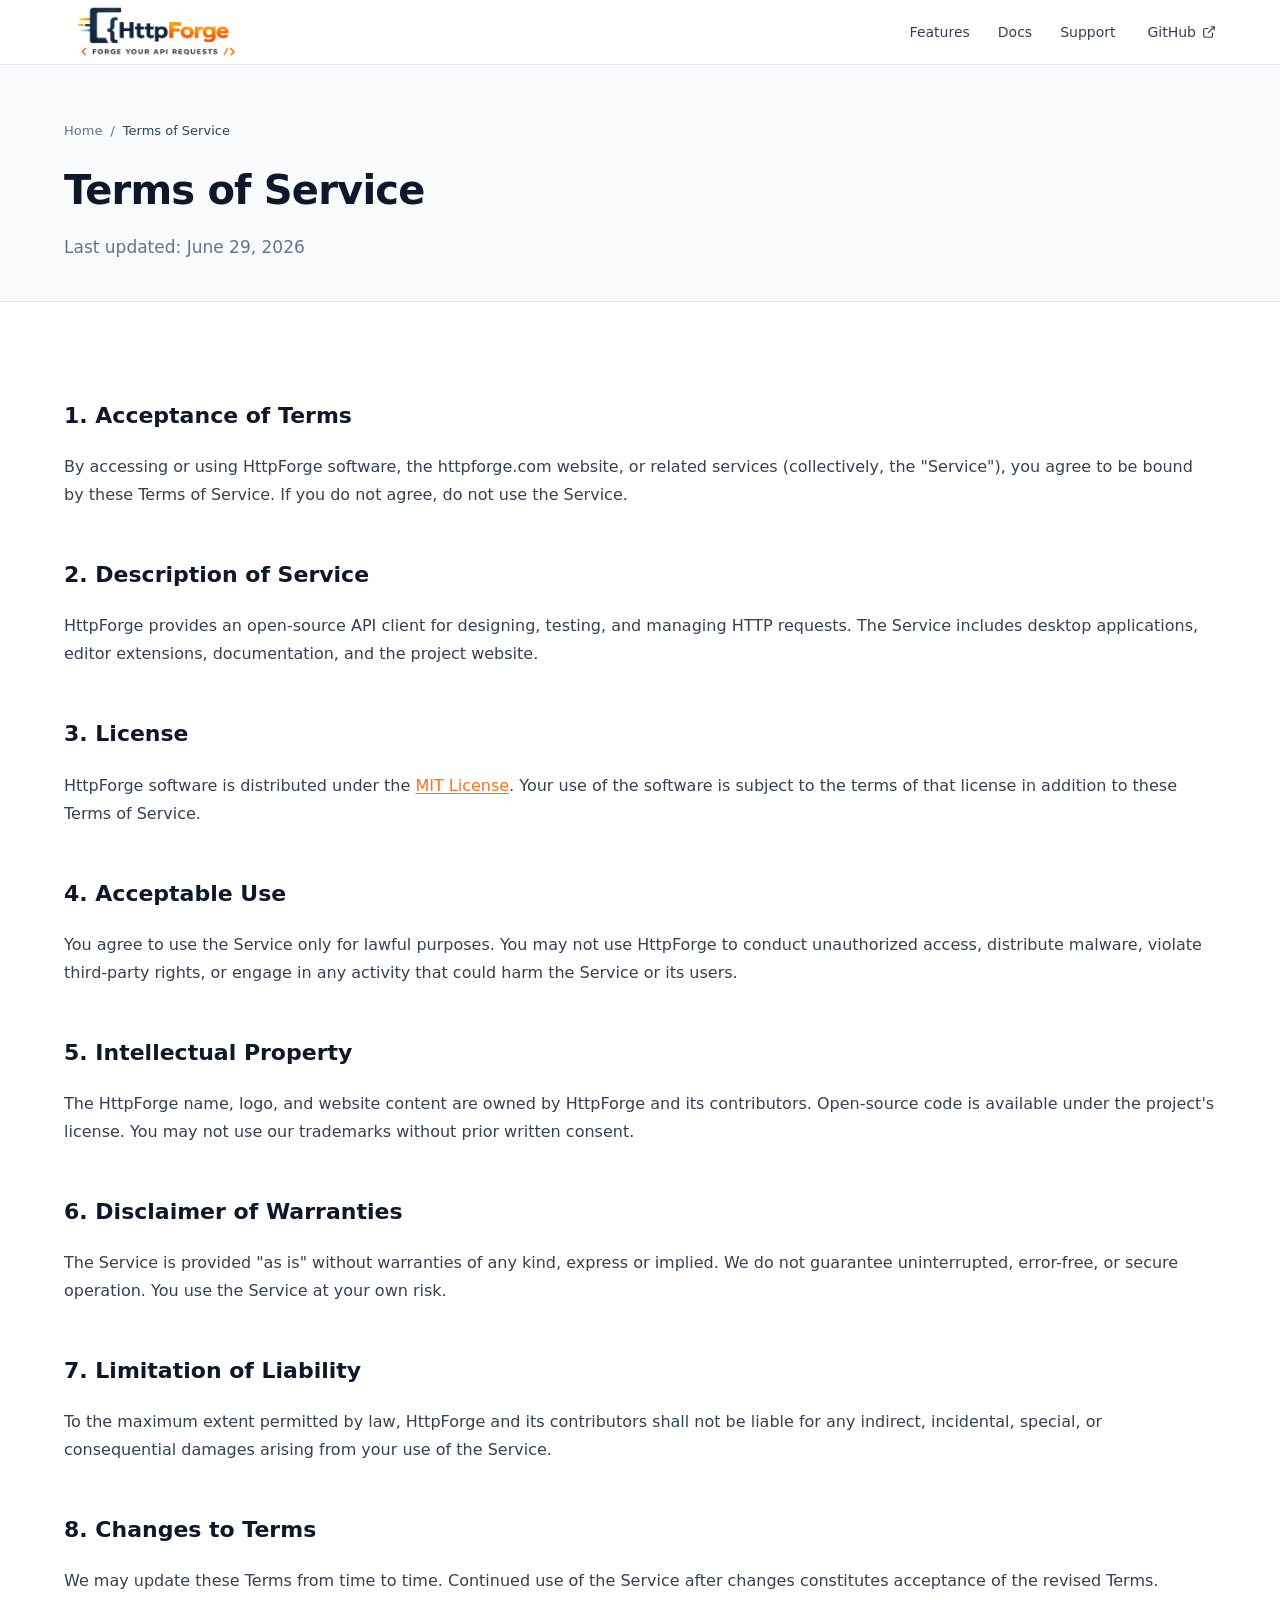
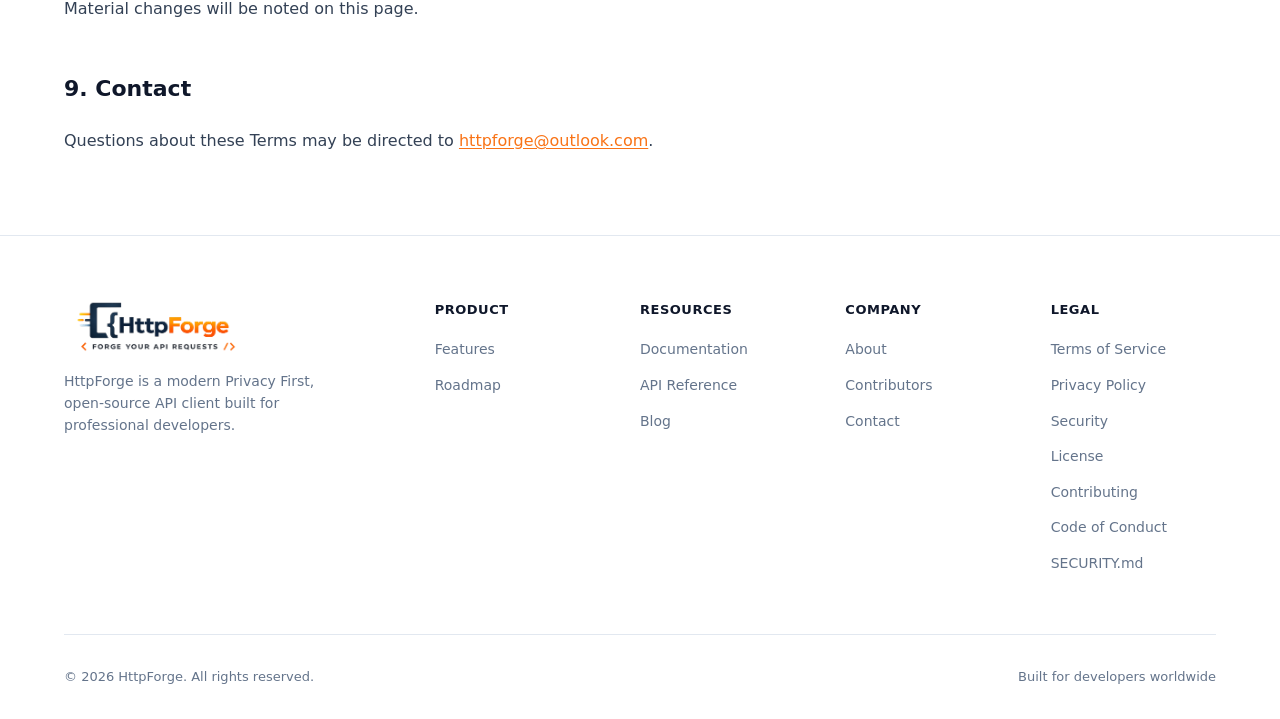
<file: terms.html>
<!DOCTYPE html>
<html lang="en">
<head>
  <meta charset="UTF-8">
  <meta name="viewport" content="width=device-width, initial-scale=1.0">
  <meta http-equiv="Content-Security-Policy" content="default-src 'self'; script-src 'self'; style-src 'self' https://fonts.googleapis.com; font-src 'self' https://fonts.gstatic.com; img-src 'self' data:; connect-src 'self'; object-src 'none'; frame-ancestors 'none'; base-uri 'self'; form-action 'self'; upgrade-insecure-requests">
  <meta name="referrer" content="strict-origin-when-cross-origin">
  <title>Terms of Service — HttpForge</title>
  <meta name="description" content="Read the HttpForge Terms of Service. Understand the terms governing your use of the HttpForge API client and website.">
  <meta name="robots" content="index, follow">
  <link rel="canonical" href="https://httpforge.com/terms.html">
  <meta property="og:type" content="website">
  <meta property="og:url" content="https://httpforge.com/terms.html">
  <meta property="og:title" content="Terms of Service — HttpForge">
  <meta property="og:description" content="Terms governing your use of HttpForge software and services.">
  <meta property="og:image" content="https://httpforge.com/assets/fulllogo.png">
  <meta property="og:image:secure_url" content="https://httpforge.com/assets/fulllogo.png">
  <meta property="og:image:type" content="image/png">
  <meta property="og:image:width" content="1029">
  <meta property="og:image:height" content="879">
  <meta property="og:image:alt" content="HttpForge Terms of Service">
  <meta property="og:site_name" content="HttpForge">
  <meta property="og:locale" content="en_US">
  <meta name="twitter:card" content="summary_large_image">
  <meta name="twitter:domain" content="httpforge.com">
  <meta name="twitter:url" content="https://httpforge.com/terms.html">
  <meta name="twitter:title" content="Terms of Service — HttpForge">
  <meta name="twitter:description" content="Terms governing your use of HttpForge software and services.">
  <meta name="twitter:image" content="https://httpforge.com/assets/fulllogo.png">
  <meta name="twitter:image:alt" content="HttpForge Terms of Service">
  <link rel="preconnect" href="https://fonts.googleapis.com">
  <link rel="preconnect" href="https://fonts.gstatic.com" crossorigin>
  <link href="https://fonts.googleapis.com/css2?family=Inter:wght@400;500;600;700;800&display=swap" rel="stylesheet">
  <link rel="stylesheet" href="css/style.css">
  <link rel="icon" href="assets/logo.png" type="image/png">
  <script>
    window.dataLayer = window.dataLayer || [];
    function gtag(){dataLayer.push(arguments);}
    gtag('js', new Date());
  
    gtag('config', 'G-CJEL0H8G5Y');
  </script>
</head>
<body>

  <header class="header">
    <div class="container header-inner">
      <a href="index.html" class="logo">
        <img class="logo-icon" src="assets/logo.png" alt="HttpForge — Modern API Client" width="54" height="54">
      </a>
      <nav class="nav" aria-label="Main navigation">
        <ul class="nav-links" id="navLinks">
          <li><a href="index.html#features">Features</a></li>
          <li><a href="docs.html">Docs</a></li>
          <li><a href="support.html">Support</a></li>
        </ul>
        <a href="https://github.com/httpforge" class="nav-github" target="_blank" rel="noopener noreferrer">
          GitHub
          <svg width="14" height="14" viewBox="0 0 24 24" fill="none" stroke="currentColor" stroke-width="2" aria-hidden="true"><path d="M18 13v6a2 2 0 01-2 2H5a2 2 0 01-2-2V8a2 2 0 012-2h6"/><polyline points="15 3 21 3 21 9"/><line x1="10" y1="14" x2="21" y2="3"/></svg>
        </a>
        <button class="menu-toggle" id="menuToggle" aria-label="Toggle navigation menu">
          <svg width="24" height="24" viewBox="0 0 24 24" fill="none" stroke="currentColor" stroke-width="2" aria-hidden="true"><line x1="3" y1="6" x2="21" y2="6"/><line x1="3" y1="12" x2="21" y2="12"/><line x1="3" y1="18" x2="21" y2="18"/></svg>
        </button>
      </nav>
    </div>
  </header>

  <main>
    <section class="page-hero">
      <div class="container">
        <nav class="breadcrumb" aria-label="Breadcrumb">
          <a href="index.html">Home</a> / <span>Terms of Service</span>
        </nav>
        <h1>Terms of Service</h1>
        <p>Last updated: June 29, 2026</p>
      </div>
    </section>

    <section class="page-body">
      <div class="container prose">
        <h2>1. Acceptance of Terms</h2>
        <p>By accessing or using HttpForge software, the httpforge.com website, or related services (collectively, the "Service"), you agree to be bound by these Terms of Service. If you do not agree, do not use the Service.</p>

        <h2>2. Description of Service</h2>
        <p>HttpForge provides an open-source API client for designing, testing, and managing HTTP requests. The Service includes desktop applications, editor extensions, documentation, and the project website.</p>

        <h2>3. License</h2>
        <p>HttpForge software is distributed under the <a href="https://github.com/httpforge/web/blob/main/LICENSE" target="_blank" rel="noopener noreferrer">MIT License</a>. Your use of the software is subject to the terms of that license in addition to these Terms of Service.</p>

        <h2>4. Acceptable Use</h2>
        <p>You agree to use the Service only for lawful purposes. You may not use HttpForge to conduct unauthorized access, distribute malware, violate third-party rights, or engage in any activity that could harm the Service or its users.</p>

        <h2>5. Intellectual Property</h2>
        <p>The HttpForge name, logo, and website content are owned by HttpForge and its contributors. Open-source code is available under the project's license. You may not use our trademarks without prior written consent.</p>

        <h2>6. Disclaimer of Warranties</h2>
        <p>The Service is provided "as is" without warranties of any kind, express or implied. We do not guarantee uninterrupted, error-free, or secure operation. You use the Service at your own risk.</p>

        <h2>7. Limitation of Liability</h2>
        <p>To the maximum extent permitted by law, HttpForge and its contributors shall not be liable for any indirect, incidental, special, or consequential damages arising from your use of the Service.</p>

        <h2>8. Changes to Terms</h2>
        <p>We may update these Terms from time to time. Continued use of the Service after changes constitutes acceptance of the revised Terms. Material changes will be noted on this page.</p>

        <h2>9. Contact</h2>
        <p>Questions about these Terms may be directed to <a href="mailto:httpforge@outlook.com">httpforge@outlook.com</a>.</p>
      </div>
    </section>
  </main>

  <footer class="footer">
    <div class="container">
      <div class="footer-grid">
        <div class="footer-brand">
          <a href="index.html" class="logo">
            <img class="logo-icon" src="assets/logo.png" alt="HttpForge logo" width="54" height="54">
          </a>
          <p>HttpForge is a modern Privacy First, open-source API client built for professional developers.</p>
        </div>
        <div class="footer-col">
          <h4>Product</h4>
          <ul>
            <li><a href="index.html#features">Features</a></li>
            <li><a href="roadmap.html">Roadmap</a></li>
          </ul>
        </div>
        <div class="footer-col">
          <h4>Resources</h4>
          <ul>
            <li><a href="docs.html">Documentation</a></li>
            <li><a href="api-reference.html">API Reference</a></li>
            <li><a href="blog.html">Blog</a></li>
          </ul>
        </div>
        <div class="footer-col">
          <h4>Company</h4>
          <ul>
            <li><a href="about.html">About</a></li>
            <li><a href="contributors.html">Contributors</a></li>
            <li><a href="support.html">Contact</a></li>
          </ul>
        </div>
        <div class="footer-col">
          <h4>Legal</h4>
          <ul>
            <li><a href="terms.html">Terms of Service</a></li>
            <li><a href="privacy.html">Privacy Policy</a></li>
            <li><a href="security.html">Security</a></li>
            <li><a href="https://github.com/httpforge/web/blob/main/LICENSE" target="_blank" rel="noopener noreferrer">License</a></li>
            <li><a href="https://github.com/httpforge/web/blob/main/CONTRIBUTING.md" target="_blank" rel="noopener noreferrer">Contributing</a></li>
            <li><a href="https://github.com/httpforge/web/blob/main/CODE_OF_CONDUCT.md" target="_blank" rel="noopener noreferrer">Code of Conduct</a></li>
            <li><a href="https://github.com/httpforge/web/blob/main/SECURITY.md" target="_blank" rel="noopener noreferrer">SECURITY.md</a></li>
          </ul>
        </div>
      </div>
      <div class="footer-bottom">
        <span>&copy; 2026 HttpForge. All rights reserved.</span>
        <span>Built for developers worldwide</span>
      </div>
    </div>
  </footer>

  <script src="js/site.js"></script>
</body>
</html>
</file>
<file: css/style.css>
/* HttpForge Landing Page */

:root {
  --color-primary: #0f172a;
  --color-accent: #f97316;
  --color-accent-light: #fff7ed;
  --color-text: #334155;
  --color-text-muted: #64748b;
  --color-border: #e2e8f0;
  --color-bg-subtle: #f8fafc;
  --font-sans: 'Inter', system-ui, -apple-system, sans-serif;
  --container-max: 1200px;
  --radius: 12px;
  --radius-lg: 16px;
}

*,
*::before,
*::after {
  box-sizing: border-box;
  margin: 0;
  padding: 0;
}

html {
  scroll-behavior: smooth;
}

body {
  font-family: var(--font-sans);
  color: var(--color-text);
  background: #fff;
  line-height: 1.6;
  -webkit-font-smoothing: antialiased;
}

a {
  color: inherit;
  text-decoration: none;
}

img {
  max-width: 100%;
  display: block;
}

.container {
  max-width: var(--container-max);
  margin: 0 auto;
  padding: 0 24px;
}

/* ── Header ── */
.header {
  position: sticky;
  top: 0;
  z-index: 100;
  background: rgba(255, 255, 255, 0.92);
  backdrop-filter: blur(12px);
  border-bottom: 1px solid var(--color-border);
}

.header-inner {
  display: flex;
  align-items: center;
  justify-content: space-between;
  height: 64px;
}

.logo {
  display: flex;
  align-items: center;
  gap: 10px;
  font-weight: 700;
  font-size: 1.125rem;
  color: var(--color-primary);
}

.logo-icon {
  width: auto;
  height: 54px;
}

.nav {
  display: flex;
  align-items: center;
  gap: 32px;
}

.nav-links {
  display: flex;
  gap: 28px;
  list-style: none;
}

.nav-links a {
  font-size: 0.875rem;
  font-weight: 500;
  color: var(--color-text);
  transition: color 0.15s;
}

.nav-links a:hover {
  color: var(--color-accent);
}

.nav-github {
  display: flex;
  align-items: center;
  gap: 6px;
  font-size: 0.875rem;
  font-weight: 500;
  color: var(--color-text);
}

.nav-github:hover {
  color: var(--color-accent);
}

.menu-toggle {
  display: none;
  background: none;
  border: none;
  cursor: pointer;
  padding: 4px;
}

/* ── Buttons ── */
.btn {
  display: inline-flex;
  align-items: center;
  gap: 8px;
  padding: 12px 20px;
  border-radius: var(--radius);
  font-size: 0.875rem;
  font-weight: 600;
  cursor: pointer;
  transition: all 0.15s;
  border: none;
  white-space: nowrap;
}

.btn-primary {
  background: var(--color-primary);
  color: #fff;
}

.btn-primary:hover {
  background: #1e293b;
  transform: translateY(-1px);
}

.btn-outline {
  background: #fff;
  color: var(--color-primary);
  border: 1.5px solid var(--color-border);
}

.btn-outline:hover {
  border-color: var(--color-primary);
  background: var(--color-bg-subtle);
}

.btn-sm {
  padding: 10px 16px;
  font-size: 0.8125rem;
}

.btn-icon {
  width: 18px;
  height: 18px;
  flex-shrink: 0;
}

.hero {
  padding: 80px 0 60px;
  overflow: hidden;
}

.hero-inner {
  display: grid;
  grid-template-columns: 1fr 1fr;
  gap: 48px;
  align-items: center;
}

.hero-content h1 {
  font-size: clamp(2.25rem, 5vw, 3.25rem);
  font-weight: 800;
  line-height: 1.15;
  color: var(--color-primary);
  letter-spacing: -0.02em;
  margin-bottom: 20px;
}

.hero-content h1 .accent {
  color: var(--color-accent);
}

.hero-content p {
  font-size: 1.0625rem;
  color: var(--color-text-muted);
  max-width: 480px;
  margin-bottom: 32px;
  line-height: 1.7;
}

.hero-actions {
  display: flex;
  flex-wrap: wrap;
  gap: 12px;
  margin-bottom: 20px;
}

.hero-note {
  font-size: 0.8125rem;
  color: var(--color-text-muted);
}

.hero-visual {
  display: flex;
  justify-content: center;
  align-items: center;
}

.hero-graphic {
  width: 100%;
  max-width: 480px;
}

/* ── Supported Protocols ── */
.trusted {
  padding: 56px 0;
  border-top: 1px solid var(--color-border);
  border-bottom: 1px solid var(--color-border);
}

.trusted-inner {
  text-align: center;
}

.trusted-label {
  font-size: clamp(1.0625rem, 2vw, 1.25rem);
  font-weight: 700;
  color: var(--color-primary);
  margin-bottom: 36px;
  letter-spacing: -0.01em;
}

.protocol-grid {
  display: flex;
  align-items: center;
  justify-content: center;
  flex-wrap: wrap;
  gap: 0;
}

.protocol-item {
  display: flex;
  flex-direction: column;
  align-items: center;
  gap: 12px;
  padding: 0 clamp(20px, 4vw, 48px);
  border-right: 1px solid var(--color-border);
}

.protocol-item:last-child {
  border-right: none;
}

.protocol-icon {
  width: 56px;
  height: 56px;
  border-radius: 14px;
  display: flex;
  align-items: center;
  justify-content: center;
}

.protocol-glyphs {
  font-size: 0.6875rem;
  font-weight: 700;
  letter-spacing: -0.03em;
  font-family: ui-monospace, SFMono-Regular, Menlo, Monaco, Consolas, monospace;
  line-height: 1;
}

.protocol-icon--rest {
  background: #dbeafe;
  color: #2563eb;
}

.protocol-icon--json {
  background: #dcfce7;
  color: #16a34a;
}

.protocol-icon--oauth {
  background: #ede9fe;
  color: #7c3aed;
}

.protocol-icon--webhooks {
  background: #ffedd5;
  color: #ea580c;
}

.protocol-icon--openapi {
  background: #ccfbf1;
  color: #0d9488;
  position: relative;
}

.protocol-openapi-text {
  position: absolute;
  top: 50%;
  left: 50%;
  transform: translate(-50%, -20%);
  font-size: 0.4375rem;
  font-weight: 800;
  letter-spacing: 0.04em;
  line-height: 1;
}

.protocol-name {
  font-size: 0.875rem;
  font-weight: 600;
  color: var(--color-text-muted);
}

@media (max-width: 768px) {
  .protocol-item {
    padding: 0 24px;
  }
}

@media (max-width: 640px) {
  .protocol-grid {
    display: flex;
    flex-wrap: wrap;
    justify-content: center;
    gap: 28px 40px;
    max-width: 420px;
    margin: 0 auto;
  }

  .protocol-item {
    padding: 0;
    border-right: none;
    min-width: 72px;
  }
}

/* ── Section common ── */
.section {
  padding: 96px 0;
}

.section-header {
  text-align: center;
  margin-bottom: 56px;
}

.section-header h2 {
  font-size: clamp(1.75rem, 3vw, 2.25rem);
  font-weight: 800;
  color: var(--color-primary);
  letter-spacing: -0.02em;
  margin-bottom: 12px;
}

.section-header p {
  font-size: 1.0625rem;
  color: var(--color-text-muted);
  max-width: 520px;
  margin: 0 auto;
}

/* ── Features Grid ── */
.features-grid {
  display: grid;
  grid-template-columns: repeat(4, 1fr);
  gap: 24px;
}

.feature-card {
  padding: 28px 24px;
  border: 1px solid var(--color-border);
  border-radius: var(--radius-lg);
  transition: box-shadow 0.2s, border-color 0.2s;
}

.feature-card:hover {
  box-shadow: 0 4px 24px rgba(15, 23, 42, 0.06);
  border-color: #cbd5e1;
}

.feature-icon {
  width: 44px;
  height: 44px;
  background: var(--color-accent-light);
  border-radius: 10px;
  display: flex;
  align-items: center;
  justify-content: center;
  margin-bottom: 16px;
  color: var(--color-accent);
}

.feature-card h3 {
  font-size: 1rem;
  font-weight: 700;
  color: var(--color-primary);
  margin-bottom: 8px;
}

.feature-card p {
  font-size: 0.875rem;
  color: var(--color-text-muted);
  line-height: 1.6;
}

.feature-card--planned,
.feature-card--enterprise,
.deploy-card--planned,
.deploy-card--soon {
  position: relative;
  border-style: dashed;
  background: var(--color-bg-subtle);
}

.feature-card a {
  color: var(--color-accent);
  font-weight: 500;
}

.feature-card a:hover {
  text-decoration: underline;
}

.status-badge {
  display: inline-block;
  padding: 3px 10px;
  border-radius: 999px;
  font-size: 0.6875rem;
  font-weight: 700;
  letter-spacing: 0.04em;
  text-transform: uppercase;
  margin-bottom: 12px;
}

.status-badge--soon {
  background: #ffedd5;
  color: #c2410c;
}

.status-badge--planned {
  background: #dbeafe;
  color: #1d4ed8;
}

.status-badge--enterprise {
  background: #ede9fe;
  color: #6d28d9;
}

/* ── Product Showcase ── */
.product-showcase {
  display: grid;
  grid-template-columns: 1fr 1fr;
  gap: 48px;
}

.product-block {
  display: flex;
  flex-direction: column;
}

.product-label {
  font-size: 0.75rem;
  font-weight: 600;
  text-transform: uppercase;
  letter-spacing: 0.06em;
  color: var(--color-accent);
  margin-bottom: 8px;
}

.product-block h3 {
  font-size: 1.5rem;
  font-weight: 800;
  color: var(--color-primary);
  margin-bottom: 8px;
  letter-spacing: -0.01em;
}

.product-block > p {
  font-size: 0.9375rem;
  color: var(--color-text-muted);
  margin-bottom: 20px;
}

.product-block .btn {
  align-self: flex-start;
  margin-bottom: 24px;
}

.product-screenshot {
  border-radius: var(--radius-lg);
  border: 1px solid var(--color-border);
  overflow: hidden;
  box-shadow: 0 8px 32px rgba(15, 23, 42, 0.08);
  background: var(--color-primary);
  aspect-ratio: 16 / 10;
}

/* ── Open Source Banner ── */
.opensource {
  padding: 0 0 96px;
}

.opensource-card {
  display: flex;
  align-items: center;
  justify-content: space-between;
  gap: 32px;
  padding: 32px 40px;
  border: 1px solid var(--color-border);
  border-radius: var(--radius-lg);
  background: var(--color-bg-subtle);
}

.opensource-info {
  display: flex;
  align-items: center;
  gap: 20px;
}

.opensource-info .gh-icon {
  width: 48px;
  height: 48px;
  color: var(--color-primary);
  flex-shrink: 0;
}

.opensource-info h3 {
  font-size: 1.125rem;
  font-weight: 700;
  color: var(--color-primary);
  margin-bottom: 4px;
}

.opensource-info p {
  font-size: 0.875rem;
  color: var(--color-text-muted);
}

.opensource-actions {
  display: flex;
  align-items: center;
  gap: 16px;
  flex-shrink: 0;
}

.badge {
  display: inline-flex;
  align-items: center;
  gap: 6px;
  padding: 6px 12px;
  border-radius: 999px;
  font-size: 0.75rem;
  font-weight: 600;
  background: #fff;
  border: 1px solid var(--color-border);
  color: var(--color-text);
}

.badge svg {
  width: 14px;
  height: 14px;
}

/* ── Deploy Section ── */
.deploy-grid {
  display: grid;
  grid-template-columns: repeat(auto-fit, minmax(220px, 1fr));
  gap: 32px;
}

.deploy-card {
  text-align: center;
  padding: 32px 24px;
  border: 1px solid var(--color-border);
  border-radius: var(--radius-lg);
}

.deploy-icon {
  width: 56px;
  height: 56px;
  border-radius: 50%;
  background: var(--color-accent-light);
  display: flex;
  align-items: center;
  justify-content: center;
  margin: 0 auto 20px;
  color: var(--color-accent);
}

.deploy-card h3 {
  font-size: 1.0625rem;
  font-weight: 700;
  color: var(--color-primary);
  margin-bottom: 8px;
}

.deploy-card p {
  font-size: 0.875rem;
  color: var(--color-text-muted);
  line-height: 1.6;
}

/* ── Bottom CTA ── */
.bottom-cta {
  padding: 0 0 96px;
}

.bottom-cta-card {
  display: grid;
  grid-template-columns: 1fr auto;
  gap: 32px;
  align-items: center;
  padding: 48px;
  border-radius: var(--radius-lg);
  background: var(--color-bg-subtle);
  border: 1px solid var(--color-border);
}

.bottom-cta-content h2 {
  font-size: clamp(1.5rem, 3vw, 2rem);
  font-weight: 800;
  color: var(--color-primary);
  margin-bottom: 8px;
  letter-spacing: -0.02em;
}

.bottom-cta-content p {
  font-size: 0.9375rem;
  color: var(--color-text-muted);
  margin-bottom: 24px;
}

.bottom-cta-actions {
  display: flex;
  flex-wrap: wrap;
  gap: 10px;
}

.bottom-cta-visual {
  width: 200px;
  flex-shrink: 0;
}

/* ── Footer ── */
.footer {
  border-top: 1px solid var(--color-border);
  padding: 64px 0 32px;
  background: #fff;
}

.footer-grid {
  display: grid;
  grid-template-columns: 2fr 1fr 1fr 1fr 1fr;
  gap: 40px;
  margin-bottom: 48px;
}

.footer-brand p {
  font-size: 0.875rem;
  color: var(--color-text-muted);
  margin: 16px 0 20px;
  max-width: 280px;
  line-height: 1.6;
}

.footer-social {
  display: flex;
  gap: 12px;
}

.footer-social a {
  width: 36px;
  height: 36px;
  border-radius: 8px;
  border: 1px solid var(--color-border);
  display: flex;
  align-items: center;
  justify-content: center;
  color: var(--color-text-muted);
  transition: all 0.15s;
}

.footer-social a:hover {
  color: var(--color-accent);
  border-color: var(--color-accent);
}

.footer-col h4 {
  font-size: 0.8125rem;
  font-weight: 700;
  color: var(--color-primary);
  margin-bottom: 16px;
  text-transform: uppercase;
  letter-spacing: 0.04em;
}

.footer-col ul {
  list-style: none;
}

.footer-col li {
  margin-bottom: 10px;
}

.footer-col a {
  font-size: 0.875rem;
  color: var(--color-text-muted);
  transition: color 0.15s;
}

.footer-col a:hover {
  color: var(--color-accent);
}

.footer-bottom {
  display: flex;
  align-items: center;
  justify-content: space-between;
  padding-top: 32px;
  border-top: 1px solid var(--color-border);
  font-size: 0.8125rem;
  color: var(--color-text-muted);
}

/* ── Mock UI (screenshots) ── */
.mock-ui {
  width: 100%;
  height: 100%;
  display: flex;
  flex-direction: column;
  font-size: 10px;
}

.mock-titlebar {
  display: flex;
  align-items: center;
  gap: 6px;
  padding: 8px 12px;
  background: #1e293b;
  border-bottom: 1px solid #334155;
}

.mock-dot {
  width: 8px;
  height: 8px;
  border-radius: 50%;
}

.mock-dot.red { background: #ef4444; }
.mock-dot.yellow { background: #eab308; }
.mock-dot.green { background: #22c55e; }

.mock-body {
  display: flex;
  flex: 1;
}

.mock-sidebar {
  width: 28%;
  background: #0f172a;
  padding: 12px 8px;
  border-right: 1px solid #334155;
}

.mock-sidebar-item {
  padding: 6px 8px;
  border-radius: 4px;
  color: #94a3b8;
  margin-bottom: 4px;
  font-size: 9px;
}

.mock-sidebar-item.active {
  background: #1e293b;
  color: #f97316;
}

.mock-main {
  flex: 1;
  padding: 12px;
  background: #1e293b;
}

.mock-tab-row {
  display: flex;
  gap: 4px;
  margin-bottom: 8px;
}

.mock-tab {
  padding: 4px 10px;
  background: #334155;
  border-radius: 4px 4px 0 0;
  color: #cbd5e1;
  font-size: 8px;
}

.mock-tab.active {
  background: #0f172a;
  color: #f97316;
}

.mock-code {
  background: #0f172a;
  border-radius: 4px;
  padding: 8px;
  font-family: 'Courier New', monospace;
  color: #94a3b8;
  line-height: 1.8;
  font-size: 8px;
}

.mock-code .kw { color: #f97316; }
.mock-code .str { color: #22c55e; }
.mock-code .key { color: #60a5fa; }

/* ── Responsive ── */
@media (max-width: 1024px) {
  .features-grid {
    grid-template-columns: repeat(2, 1fr);
  }

  .footer-grid {
    grid-template-columns: 1fr 1fr 1fr;
  }

  .footer-brand {
    grid-column: 1 / -1;
  }
}

@media (max-width: 768px) {
  .nav-links {
    display: none;
  }

  .nav-links.open {
    display: flex;
    flex-direction: column;
    position: absolute;
    top: 64px;
    left: 0;
    right: 0;
    background: #fff;
    padding: 16px 24px;
    border-bottom: 1px solid var(--color-border);
    gap: 16px;
  }

  .menu-toggle {
    display: block;
  }

  .hero-inner {
    grid-template-columns: 1fr;
    text-align: center;
  }

  .hero-content p {
    margin-left: auto;
    margin-right: auto;
  }

  .hero-actions {
    justify-content: center;
  }

  .hero-visual {
    order: -1;
  }

  .hero-graphic {
    max-width: 320px;
  }

  .product-showcase {
    grid-template-columns: 1fr;
  }

  .deploy-grid {
    grid-template-columns: 1fr;
  }

  .opensource-card {
    flex-direction: column;
    text-align: center;
  }

  .opensource-info {
    flex-direction: column;
  }

  .opensource-actions {
    flex-direction: column;
  }

  .bottom-cta-card {
    grid-template-columns: 1fr;
    text-align: center;
    padding: 32px 24px;
  }

  .bottom-cta-actions {
    justify-content: center;
  }

  .bottom-cta-visual {
    display: none;
  }

  .footer-grid {
    grid-template-columns: 1fr 1fr;
    gap: 32px;
  }

  .footer-bottom {
    flex-direction: column;
    gap: 8px;
    text-align: center;
  }
}

@media (max-width: 480px) {
  .features-grid {
    grid-template-columns: 1fr;
  }

  .hero-actions .btn {
    width: 100%;
    justify-content: center;
  }

  .footer-grid {
    grid-template-columns: 1fr;
  }
}

/* ── Inner Pages ── */
.page-hero {
  padding: 56px 0 40px;
  background: var(--color-bg-subtle);
  border-bottom: 1px solid var(--color-border);
}

.page-hero h1 {
  font-size: clamp(1.875rem, 4vw, 2.5rem);
  font-weight: 800;
  color: var(--color-primary);
  letter-spacing: -0.02em;
  margin-bottom: 12px;
}

.page-hero p {
  font-size: 1.0625rem;
  color: var(--color-text-muted);
  max-width: 640px;
}

.breadcrumb {
  display: flex;
  flex-wrap: wrap;
  gap: 8px;
  font-size: 0.8125rem;
  color: var(--color-text-muted);
  margin-bottom: 16px;
}

.breadcrumb a:hover {
  color: var(--color-accent);
}

.breadcrumb span {
  color: var(--color-text);
}

.page-body {
  padding: 48px 0 80px;
}

.page-layout {
  display: grid;
  grid-template-columns: 240px 1fr;
  gap: 48px;
  align-items: start;
}

.page-sidebar {
  position: sticky;
  top: 88px;
}

.page-sidebar nav {
  display: flex;
  flex-direction: column;
  gap: 4px;
}

.page-sidebar a {
  display: block;
  padding: 8px 12px;
  border-radius: 8px;
  font-size: 0.875rem;
  font-weight: 500;
  color: var(--color-text);
  transition: background 0.15s, color 0.15s;
}

.page-sidebar a:hover,
.page-sidebar a.active {
  background: var(--color-accent-light);
  color: var(--color-accent);
}

.privacy-first-callout {
  padding: 32px 36px;
  border: 1px solid var(--color-border);
  border-radius: var(--radius-lg);
  background: var(--color-bg-subtle);
  margin-bottom: 2rem;
}

.privacy-first-callout p {
  font-size: 1.0625rem;
  line-height: 1.65;
}

.privacy-first-callout p + p {
  margin-top: 0.75rem;
}

.privacy-first-tagline {
  margin-top: 1.25rem;
  padding-top: 1.25rem;
  border-top: 1px solid var(--color-border);
  font-size: 0.9375rem;
  color: var(--color-text-muted);
}

.prose-meta {
  font-size: 0.875rem;
  color: var(--color-text-muted);
  margin-bottom: 0;
}

.prose {

  color: var(--color-text);
}

.prose > * + * {
  margin-top: 1.25rem;
}

.prose h2 {
  font-size: 1.375rem;
  font-weight: 700;
  color: var(--color-primary);
  margin-top: 2.5rem;
  padding-top: 0.5rem;
}

.prose .privacy-first-callout h2 {
  font-size: 1.5rem;
  font-weight: 800;
  margin-top: 0;
  padding-top: 0;
}

.prose h3 {
  font-size: 1.125rem;
  font-weight: 600;
  color: var(--color-primary);
  margin-top: 2rem;
}

.prose p,
.prose li {
  line-height: 1.75;
}

.prose ul,
.prose ol {
  padding-left: 1.25rem;
}

.prose li + li {
  margin-top: 0.5rem;
}

.prose a {
  color: var(--color-accent);
  text-decoration: underline;
  text-underline-offset: 2px;
}

.prose a:hover {
  color: #ea580c;
}

.prose code {
  font-family: 'Courier New', monospace;
  font-size: 0.875em;
  background: var(--color-bg-subtle);
  padding: 2px 6px;
  border-radius: 4px;
  border: 1px solid var(--color-border);
}

.prose pre {
  background: var(--color-primary);
  color: #e2e8f0;
  padding: 16px 20px;
  border-radius: var(--radius);
  overflow-x: auto;
  font-size: 0.8125rem;
  line-height: 1.7;
}

.prose pre code {
  background: none;
  border: none;
  padding: 0;
  color: inherit;
}

.info-card {
  background: var(--color-bg-subtle);
  border: 1px solid var(--color-border);
  border-radius: var(--radius-lg);
  padding: 24px;
}

.info-card h3 {
  font-size: 1rem;
  font-weight: 600;
  color: var(--color-primary);
  margin-bottom: 8px;
}

.info-card p {
  font-size: 0.9375rem;
  color: var(--color-text-muted);
}

.info-grid {
  display: grid;
  grid-template-columns: repeat(auto-fit, minmax(260px, 1fr));
  gap: 20px;
  margin-top: 32px;
}

.roadmap-item {
  display: grid;
  grid-template-columns: 120px 1fr;
  gap: 24px;
  padding: 24px 0;
  border-bottom: 1px solid var(--color-border);
}

.roadmap-status {
  font-size: 0.75rem;
  font-weight: 700;
  text-transform: uppercase;
  letter-spacing: 0.05em;
  padding: 6px 10px;
  border-radius: 6px;
  text-align: center;
  height: fit-content;
}

.roadmap-status.shipped { background: #dcfce7; color: #166534; }
.roadmap-status.progress { background: #ffedd5; color: #c2410c; }
.roadmap-status.planned { background: #f1f5f9; color: #475569; }

.faq-item {
  padding: 20px 0;
  border-bottom: 1px solid var(--color-border);
}

.faq-item h3 {
  font-size: 1rem;
  font-weight: 600;
  color: var(--color-primary);
  margin-bottom: 8px;
}

.faq-item p {
  font-size: 0.9375rem;
  color: var(--color-text-muted);
}

.nav-links a.active {
  color: var(--color-accent);
}

@media (max-width: 768px) {
  .page-layout {
    grid-template-columns: 1fr;
  }

  .page-sidebar {
    position: static;
  }

  .page-sidebar nav {
    flex-direction: row;
    flex-wrap: wrap;
  }

  .roadmap-item {
    grid-template-columns: 1fr;
    gap: 12px;
  }
}
</file>
